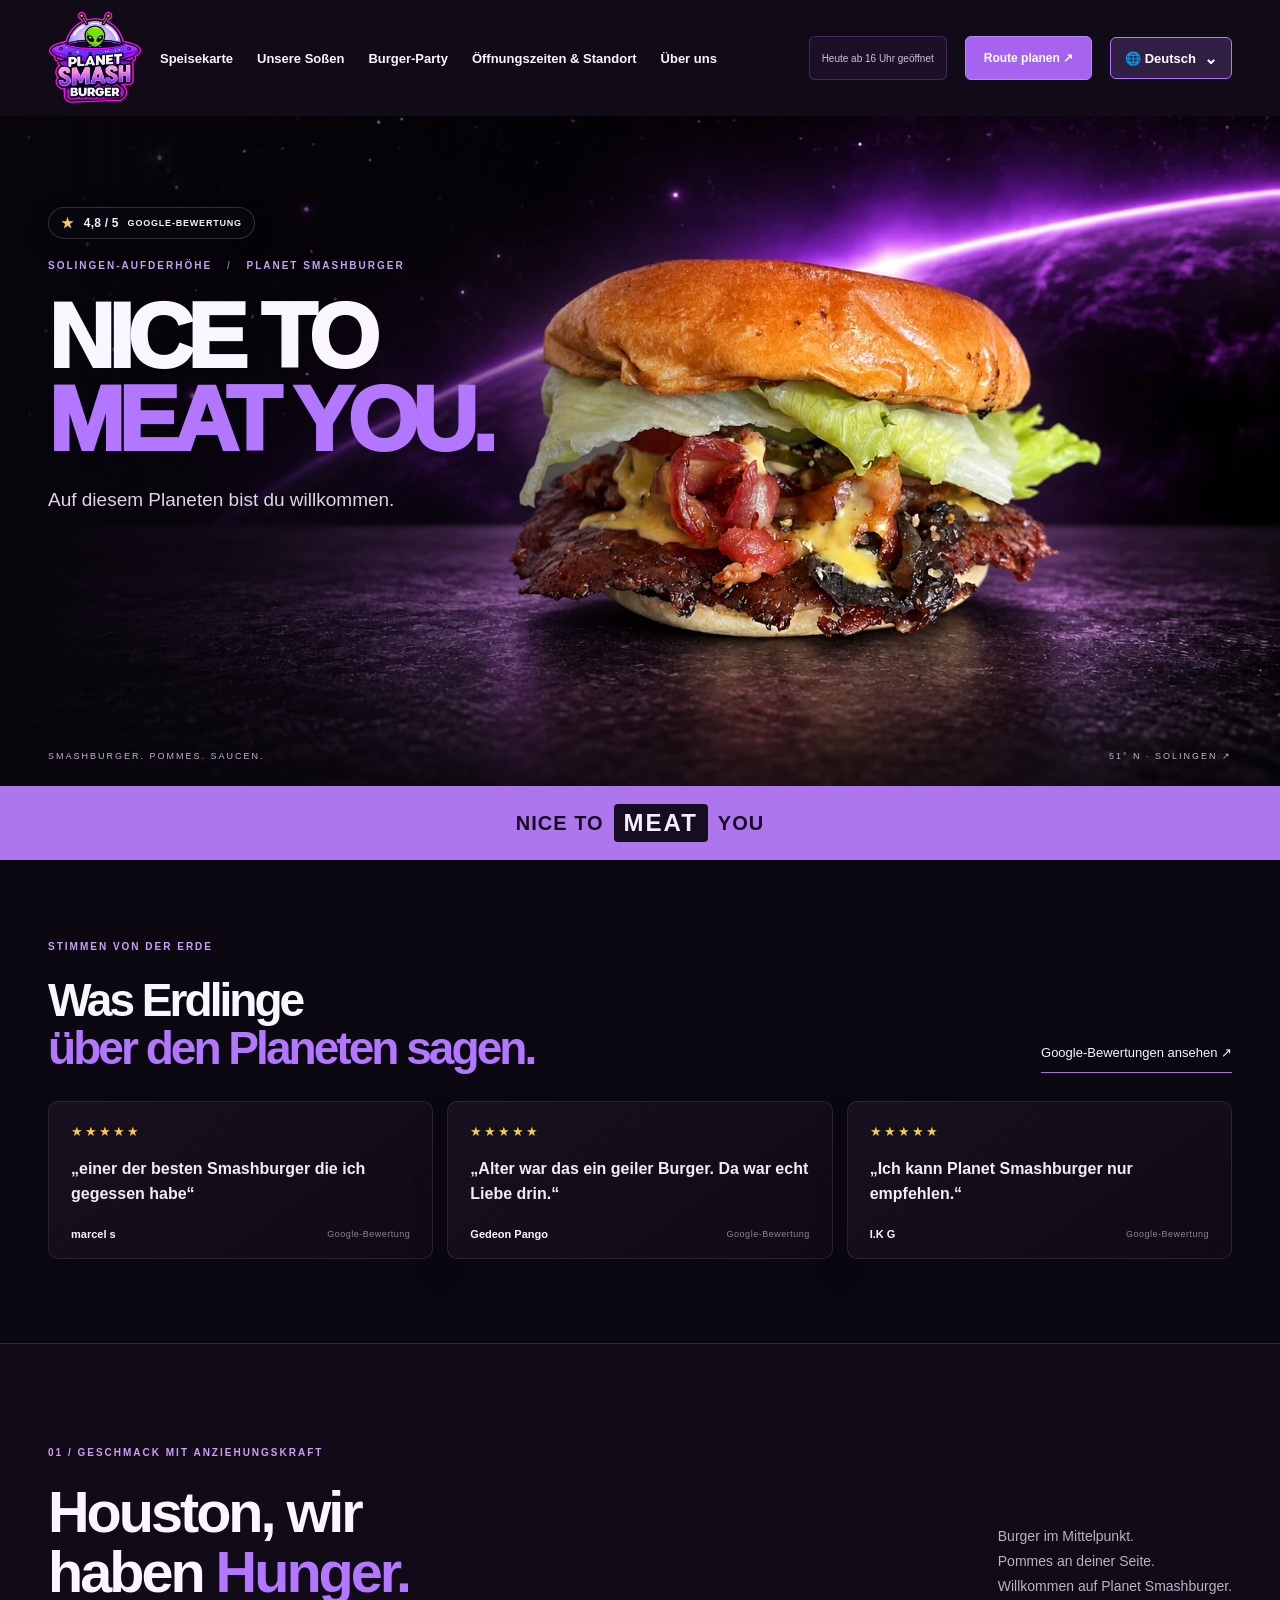
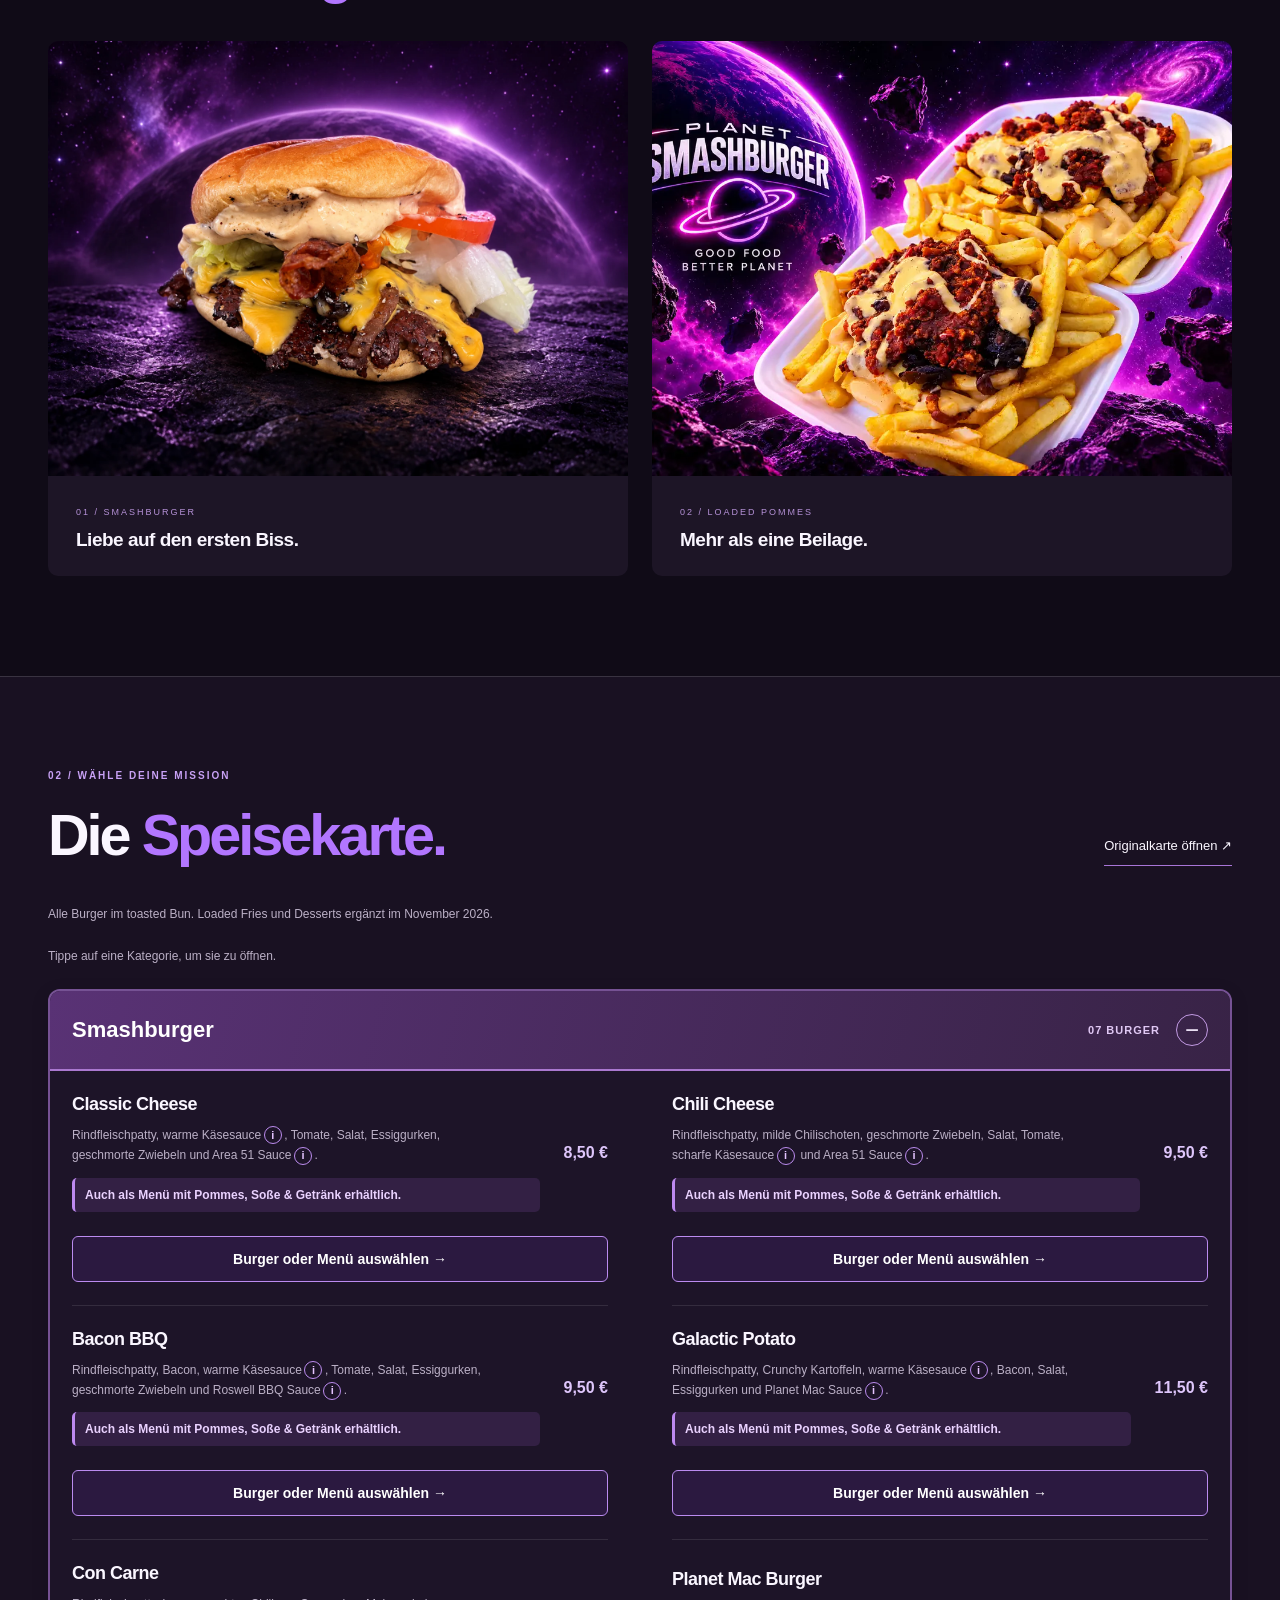
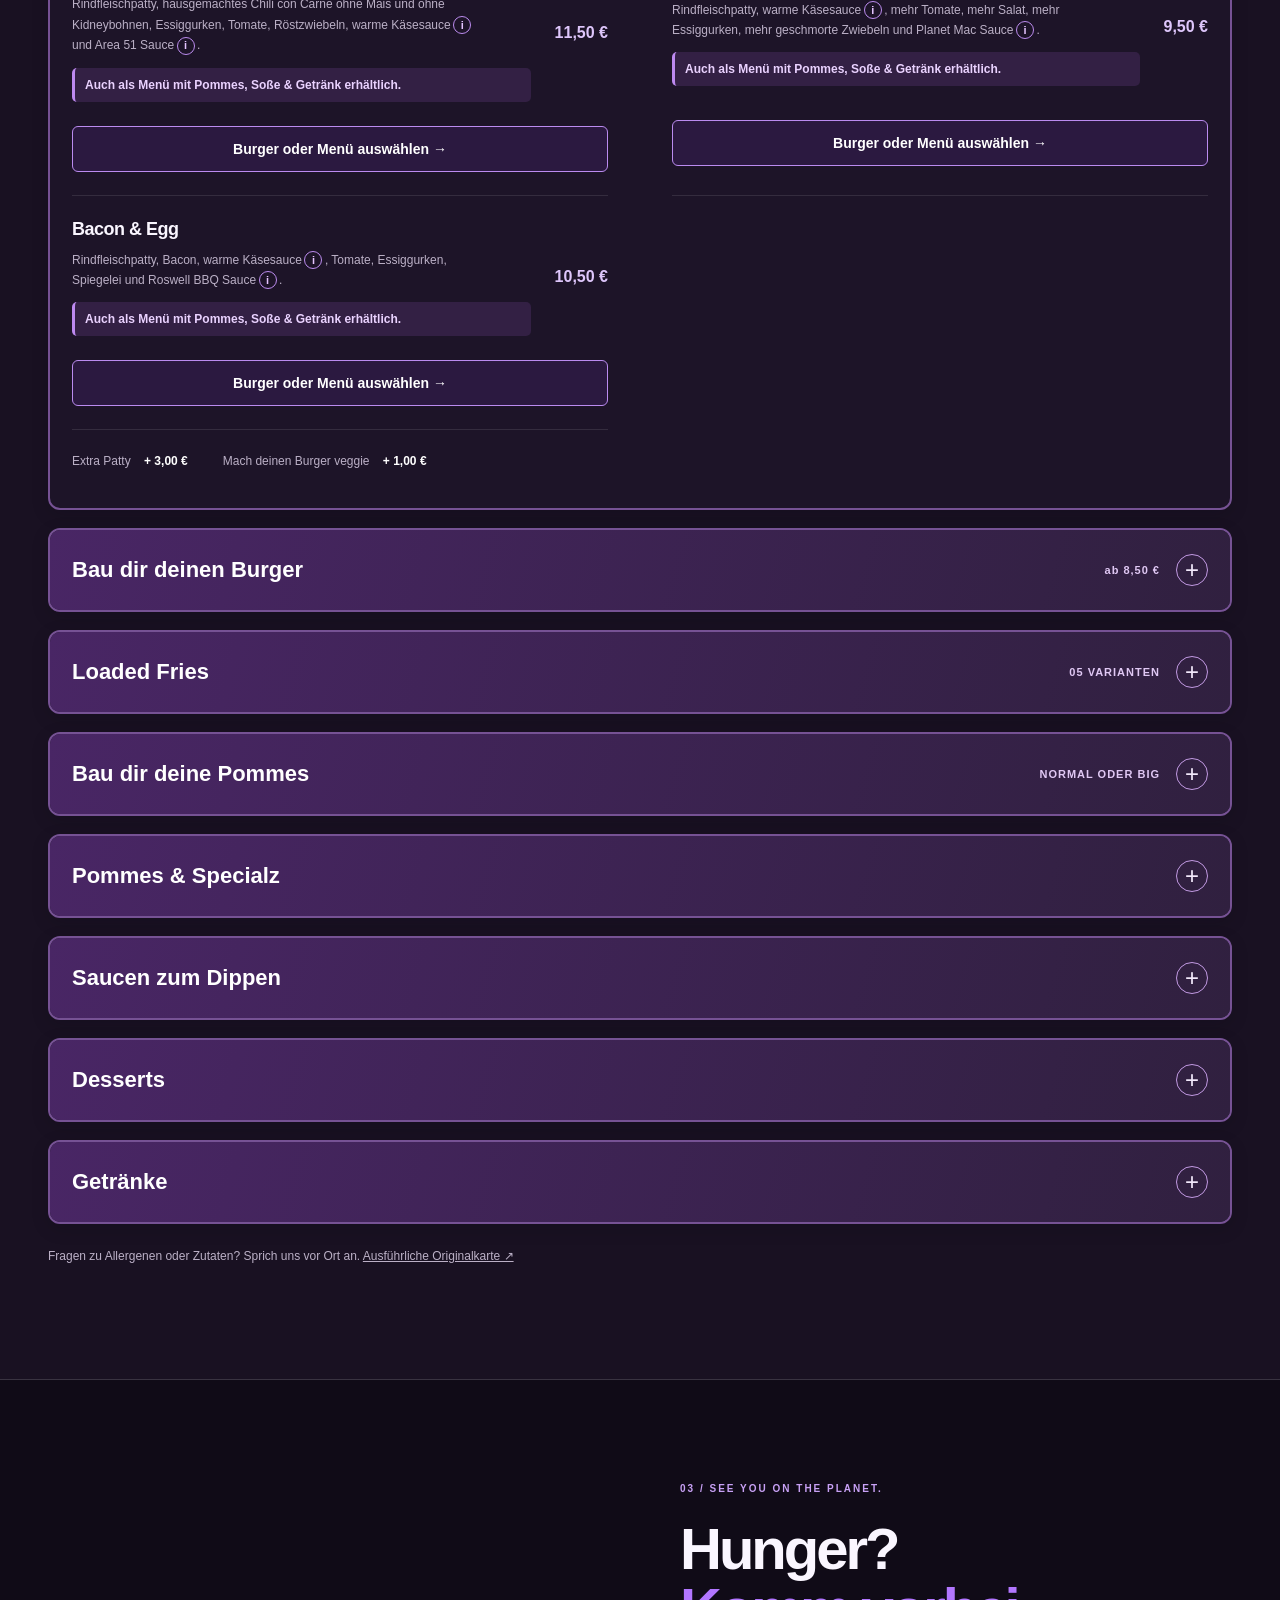
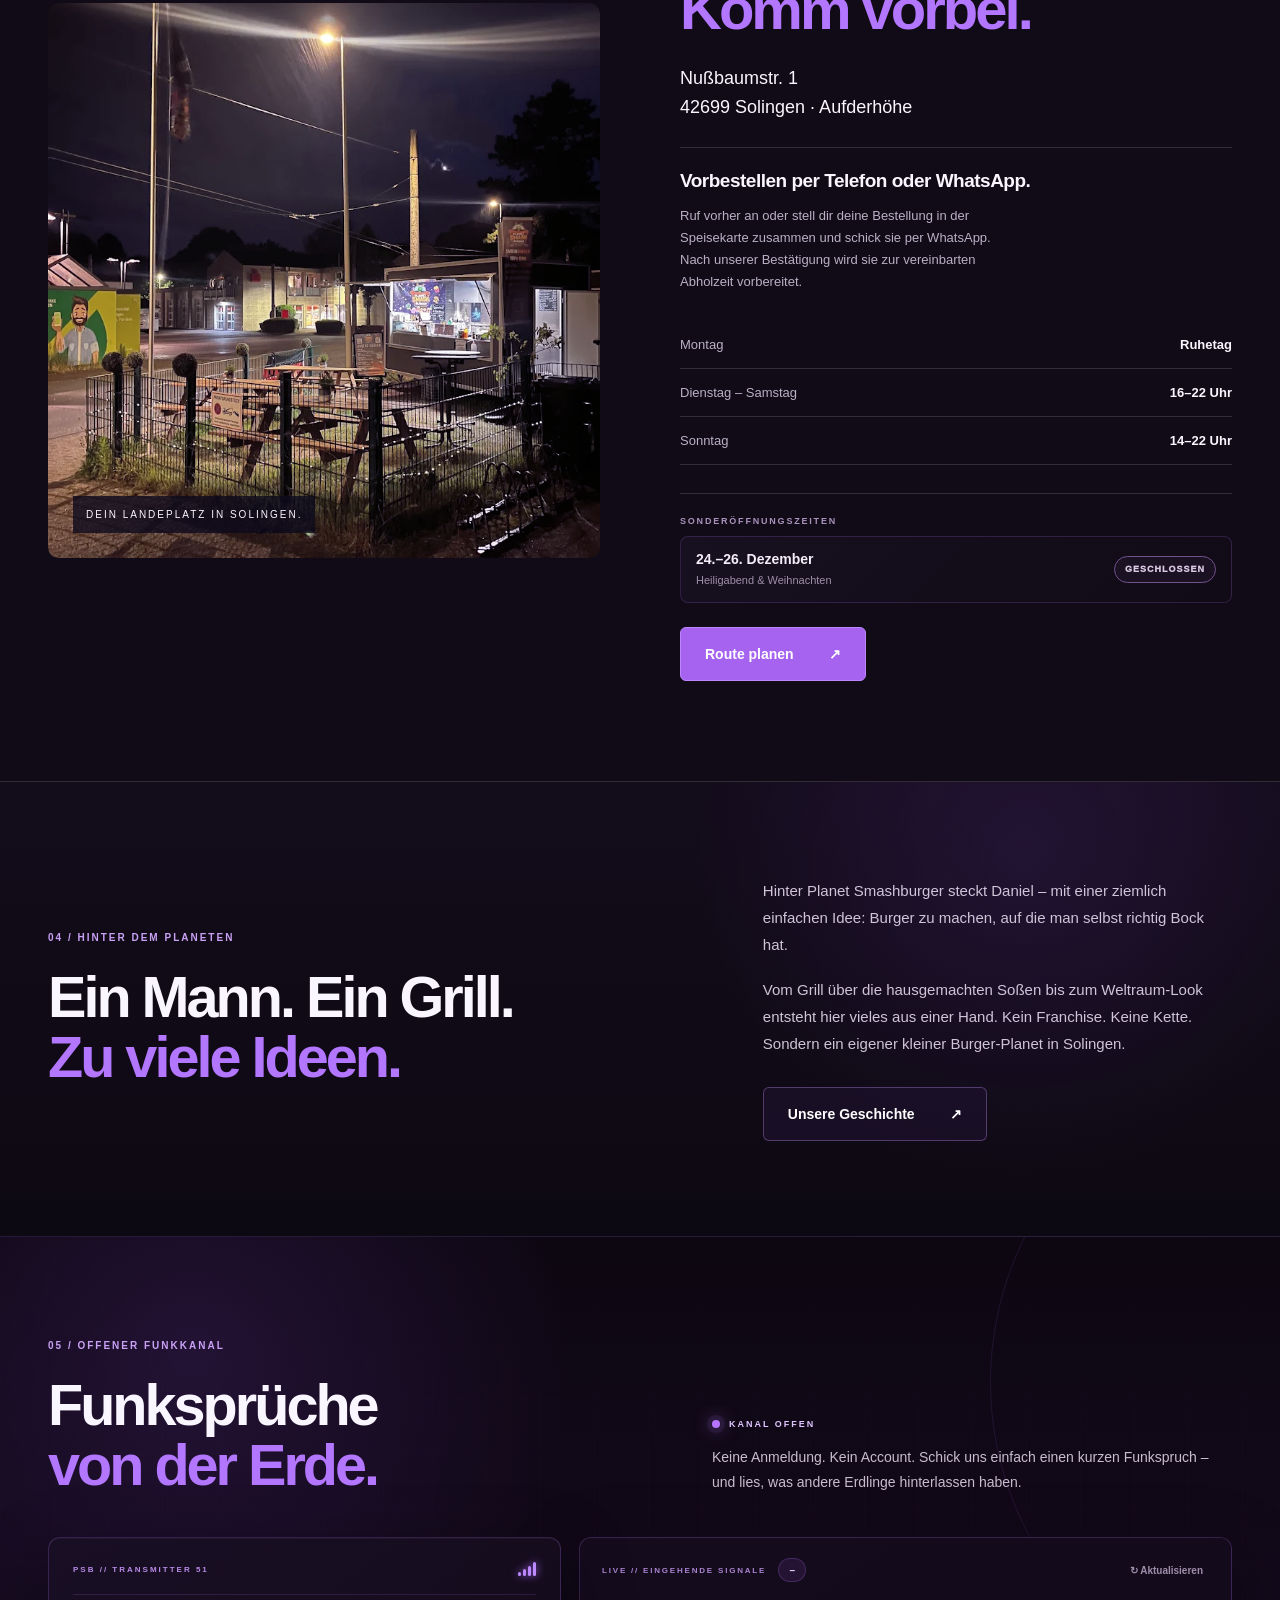
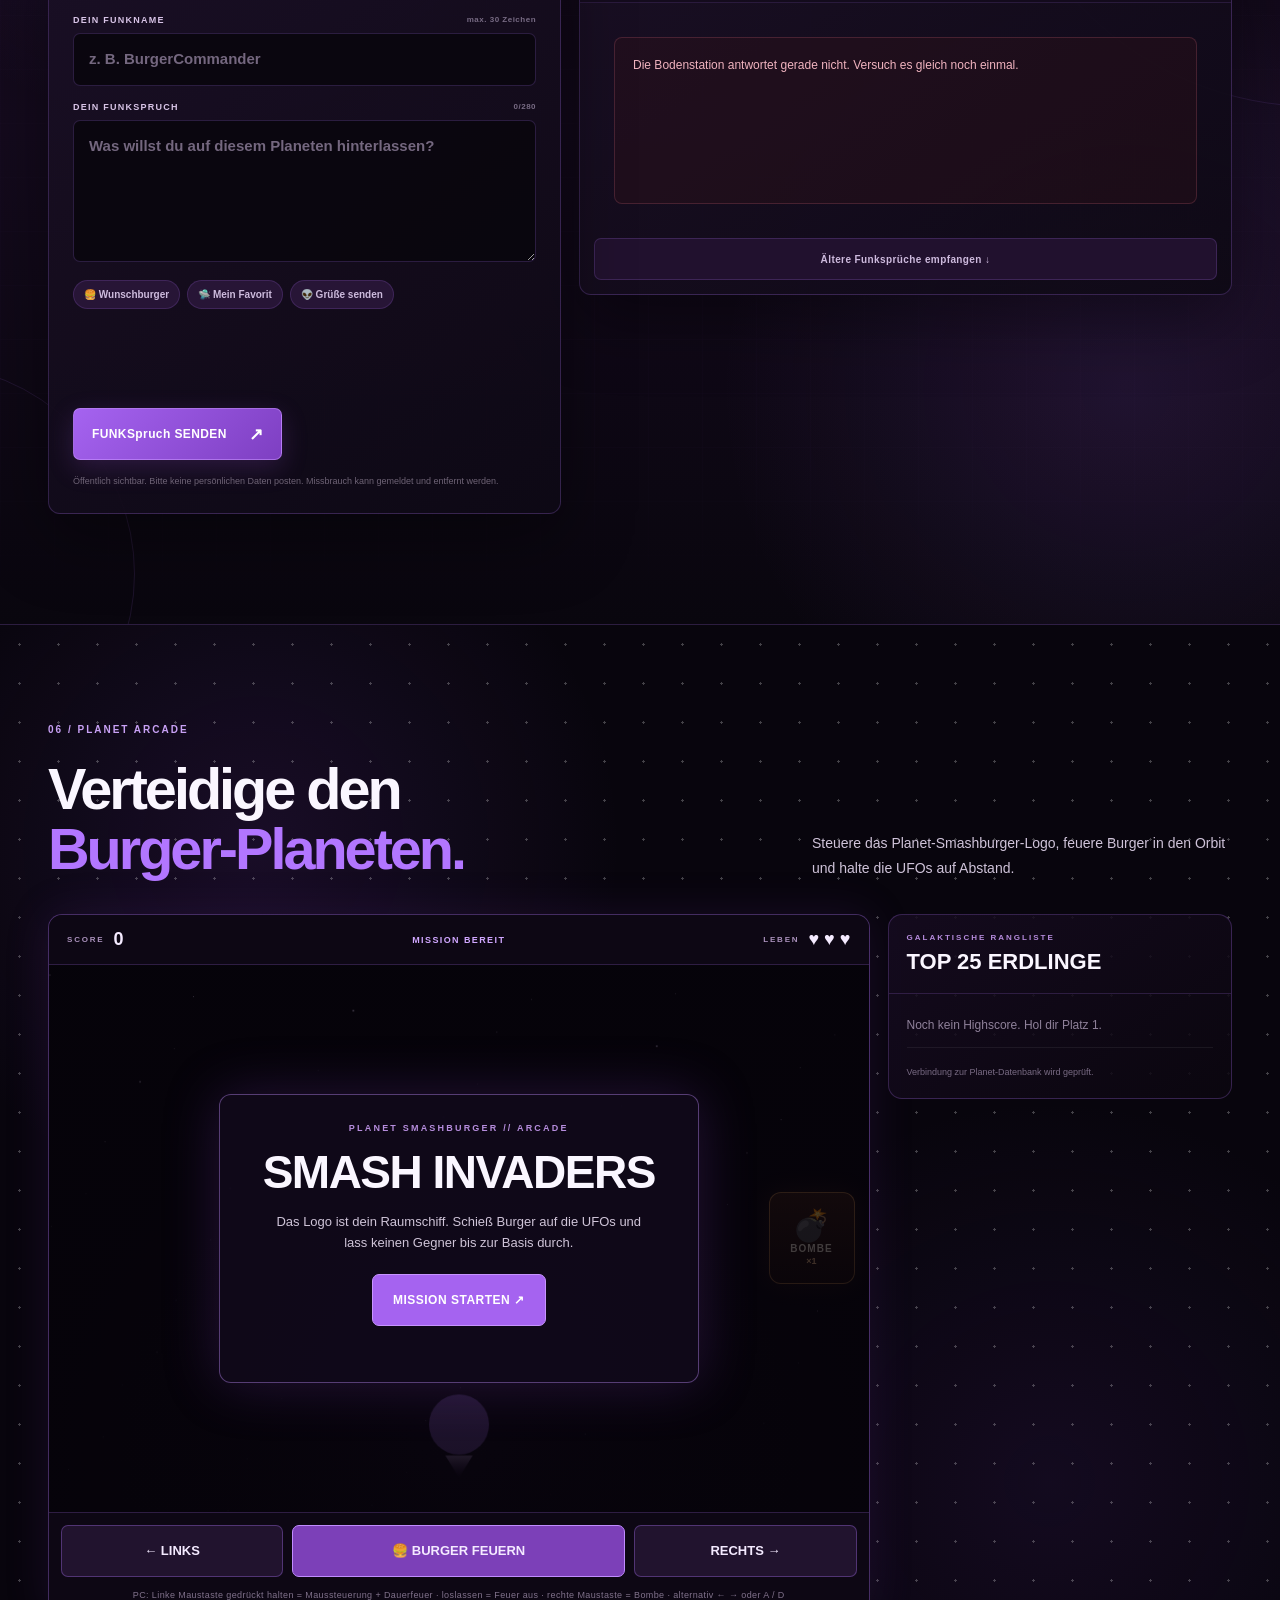
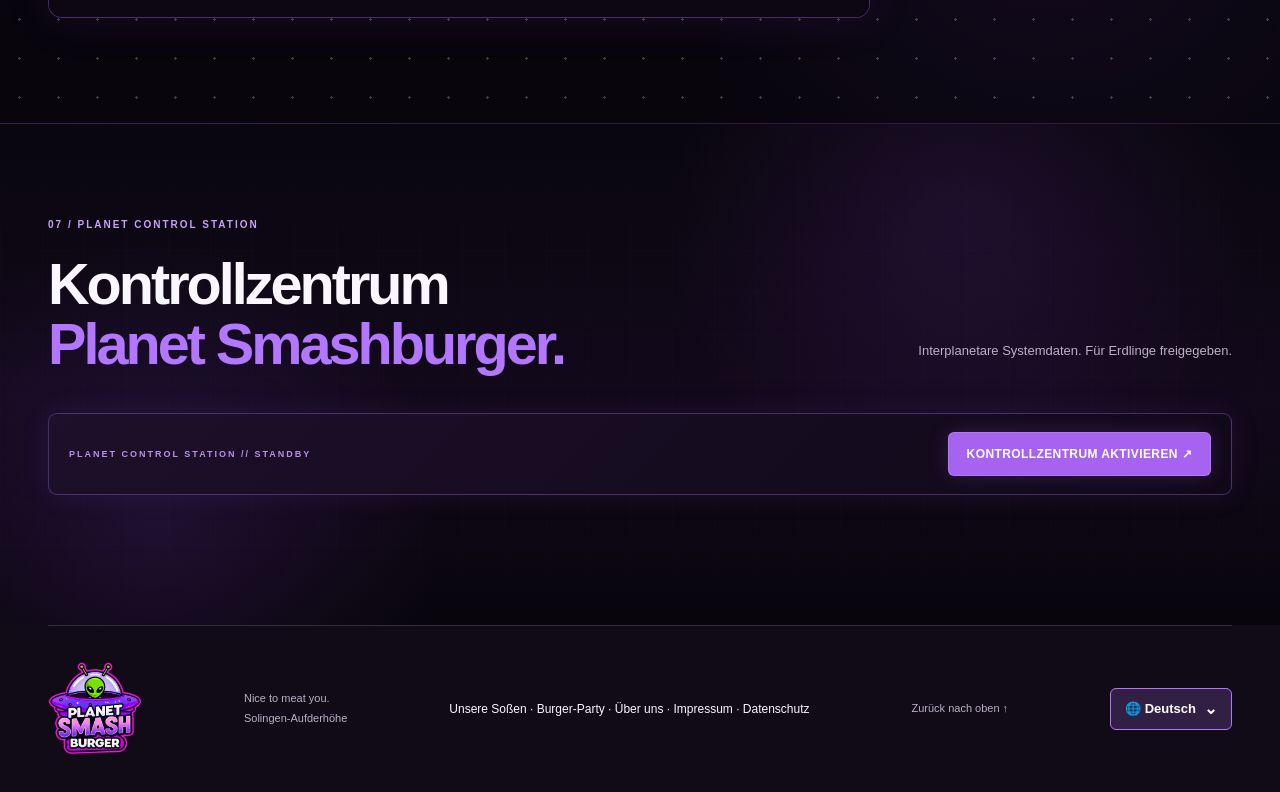
<file: index.html>
<!doctype html><html lang="de"><head><link rel="icon" type="image/webp" sizes="1024x1024" href="assets/logo.webp?v=20260928"><meta charset="utf-8"><meta name="viewport" content="width=device-width,initial-scale=1"><meta name="theme-color" content="#10091b"><title>Planet Smashburger · Nice to meat you · Solingen</title><link rel="canonical" href="https://planetsmashburger.de/"><meta name="description" content="Dein Burger-Planet in Solingen-Aufderhöhe. Entdecke Smashburger, Pommes und Saucen, unsere Speisekarte, Öffnungszeiten und deinen Weg zu uns."><link rel="stylesheet" href="styles.css?v=20261106-mobile-1"><link rel="stylesheet" href="cart.css?v=20261109-menu-1"><link rel="stylesheet" href="sauce-profiles.css?v=20261106-9"><link rel="stylesheet" href="menu-categories.css?v=20261106-7"><link rel="stylesheet" href="funksprueche.css"><link rel="stylesheet" href="game.css?v=20260928-6"><link rel="stylesheet" href="survey.css?v=20260928"><script src="translations.js?v=20261109-macburger-1" defer></script><script src="menu-translations.js?v=20261109-macburger-1" defer></script><script src="i18n.js?v=20261106-mobile-1" defer></script><script src="app.js?v=20261009-1" defer></script><script src="cart.js?v=20261109-macburger-1" defer></script><script src="sauce-profiles.js?v=20261106-9" defer></script><script src="burger-builder.js?v=20261106-8" defer></script><script src="fries-builder.js?v=20261106-11" defer></script><script src="https://challenges.cloudflare.com/turnstile/v0/api.js" async defer></script><script src="funksprueche.js?v=20260927-2" defer></script><script src="game.js?v=20260928-11" defer></script><script src="survey.js?v=20260928-2" defer></script><script src="newsletter.js?v=20260929-1" defer></script></head><body>
<a class="skip" href="#main">Zum Inhalt</a><header class="header wrap"><button class="brand logo-secret-trigger" type="button" aria-label="Geheimes Planet-Smashburger-Logo"><img class="original-logo" src="assets/logo.webp" width="1024" height="1024" alt="Planet Smash Burger – Original-Logo mit Alien im UFO"></button><nav aria-label="Hauptnavigation"><a href="#speisekarte">Speisekarte</a><a href="saucen.html">Unsere Soßen</a><a href="burger-party.html">Burger-Party</a><a href="#besuch">Öffnungszeiten & Standort</a><a href="ueber-uns.html">Über uns</a></nav><span class="header-call" data-call><span class="call-closed">Anrufe während der Öffnungszeiten</span></span><a class="button small" href="https://www.google.com/maps/dir/?api=1&destination=Nu%C3%9Fbaumstr.%201%2C%2042699%20Solingen" target="_blank" rel="noopener noreferrer">Route planen ↗</a></header>
<main id="main"><section class="hero"><div class="hero-art"><img src="assets/hero.webp" width="1672" height="941" alt="Smashburger vor einem violett leuchtenden Planeten" fetchpriority="high"></div><div class="hero-copy wrap"><a class="google-rating-chip" href="https://www.google.com/maps/search/?api=1&query=Planet+Smashburger+Nu%C3%9Fbaumstr.+1+42699+Solingen" target="_blank" rel="noopener noreferrer" aria-label="Google-Bewertungen von Planet Smashburger ansehen"><span class="google-rating-star">★</span><strong>4,8 / 5</strong><span>GOOGLE-BEWERTUNG</span></a><p class="eyebrow">SOLINGEN-AUFDERHÖHE <span> / </span> PLANET SMASHBURGER</p><h1>NICE TO<br><em>MEAT YOU.</em></h1><p class="intro">Auf diesem Planeten bist du willkommen.</p></div><div class="hero-bottom wrap"><span>SMASHBURGER. POMMES. SAUCEN.</span><span>51° N · SOLINGEN ↗</span></div></section>
<div class="ticker" style="display:flex;justify-content:center;align-items:center;gap:10px;word-spacing:normal;white-space:nowrap">NICE TO <strong style="display:inline-block;background:#160d22;color:#f7edff;padding:5px 10px;border-radius:4px;font-size:1.2em;letter-spacing:2px">MEAT</strong> YOU</div>
<section class="google-reviews-section" aria-label="Ausgewählte Google-Bewertungen">
  <div class="wrap google-reviews-wrap">
    <div class="google-reviews-head">
      <div>
        <p class="eyebrow">STIMMEN VON DER ERDE</p>
        <h2>Was Erdlinge<br><em>über den Planeten sagen.</em></h2>
      </div>
      <a class="text-link" href="https://www.google.com/maps/search/?api=1&query=Planet+Smashburger+Nu%C3%9Fbaumstr.+1+42699+Solingen" target="_blank" rel="noopener noreferrer">Google-Bewertungen ansehen ↗</a>
    </div>
    <div class="google-review-grid">
      <article class="google-review-card">
        <div class="google-review-stars" aria-label="5 von 5 Sternen">★★★★★</div>
        <blockquote>„einer der besten Smashburger die ich gegessen habe“</blockquote>
        <footer><strong>marcel s</strong><span>Google-Bewertung</span></footer>
      </article>
      <article class="google-review-card">
        <div class="google-review-stars" aria-label="5 von 5 Sternen">★★★★★</div>
        <blockquote>„Alter war das ein geiler Burger. Da war echt Liebe drin.“</blockquote>
        <footer><strong>Gedeon Pango</strong><span>Google-Bewertung</span></footer>
      </article>
      <article class="google-review-card">
        <div class="google-review-stars" aria-label="5 von 5 Sternen">★★★★★</div>
        <blockquote>„Ich kann Planet Smashburger nur empfehlen.“</blockquote>
        <footer><strong>I.K G</strong><span>Google-Bewertung</span></footer>
      </article>
    </div>
  </div>
</section>
<section class="section wrap" id="entdecken"><div class="section-heading"><div><p class="eyebrow">01 / GESCHMACK MIT ANZIEHUNGSKRAFT</p><h2>Houston, wir<br>haben <em>Hunger.</em></h2></div><p>Burger im Mittelpunkt.<br>Pommes an deiner Seite.<br>Willkommen auf Planet Smashburger.</p></div><div class="food-grid"><figure><img src="assets/burger-space.webp" width="1448" height="1086" alt="Smashburger mit heller Sauce, Käse und Tomate vor einem violetten Planeten" loading="lazy"><figcaption><span>01 / SMASHBURGER</span><h3>Liebe auf den ersten Biss.</h3></figcaption></figure><figure><img src="assets/fries.webp" width="765" height="1020" alt="Pommes mit Chili-con-Carne- und Käsetopping" loading="lazy"><figcaption><span>02 / LOADED POMMES</span><h3>Mehr als eine Beilage.</h3></figcaption></figure></div></section>
<section class="menu-section" id="speisekarte"><div class="wrap"><div class="section-heading"><div><p class="eyebrow">02 / WÄHLE DEINE MISSION</p><h2>Die <em>Speisekarte.</em></h2></div><a class="text-link" href="planet_smashburger_speisekarte_burger_pommes_saucen_getraenke.webp" target="_blank" rel="noopener">Originalkarte öffnen ↗</a></div><p class="menu-note">Alle Burger im toasted Bun. Loaded Fries und Desserts ergänzt im November 2026.</p><p class="menu-note">Tippe auf eine Kategorie, um sie zu öffnen.</p><details open><summary>Smashburger <span>07 BURGER</span></summary><div class="menu-grid"><div class="menu-item burger-order-card"><div><h3>Classic Cheese</h3><p>Rindfleischpatty, warme Käsesauce, Tomate, Salat, Essiggurken, geschmorte Zwiebeln und Area 51 Sauce.</p><p class="burger-menu-hint">Auch als Menü mit Pommes, Soße &amp; Getränk erhältlich.</p></div><strong>8,50 €</strong></div><div class="menu-item burger-order-card"><div><h3>Chili Cheese</h3><p>Rindfleischpatty, milde Chilischoten, geschmorte Zwiebeln, Salat, Tomate, scharfe Käsesauce und Area 51 Sauce.</p><p class="burger-menu-hint">Auch als Menü mit Pommes, Soße &amp; Getränk erhältlich.</p></div><strong>9,50 €</strong></div><div class="menu-item burger-order-card"><div><h3>Bacon BBQ</h3><p>Rindfleischpatty, Bacon, warme Käsesauce, Tomate, Salat, Essiggurken, geschmorte Zwiebeln und Roswell BBQ Sauce.</p><p class="burger-menu-hint">Auch als Menü mit Pommes, Soße &amp; Getränk erhältlich.</p></div><strong>9,50 €</strong></div><div class="menu-item burger-order-card"><div><h3>Galactic Potato</h3><p>Rindfleischpatty, Crunchy Kartoffeln, warme Käsesauce, Bacon, Salat, Essiggurken und Planet Mac Sauce.</p><p class="burger-menu-hint">Auch als Menü mit Pommes, Soße &amp; Getränk erhältlich.</p></div><strong>11,50 €</strong></div><div class="menu-item burger-order-card"><div><h3>Con Carne</h3><p>Rindfleischpatty, hausgemachtes Chili con Carne ohne Mais und ohne Kidneybohnen, Essiggurken, Tomate, Röstzwiebeln, warme Käsesauce und Area 51 Sauce.</p><p class="burger-menu-hint">Auch als Menü mit Pommes, Soße &amp; Getränk erhältlich.</p></div><strong>11,50 €</strong></div><div class="menu-item burger-order-card"><div><h3>Planet Mac Burger</h3><p>Rindfleischpatty, warme Käsesauce, mehr Tomate, mehr Salat, mehr Essiggurken, mehr geschmorte Zwiebeln und Planet Mac Sauce.</p><p class="burger-menu-hint">Auch als Menü mit Pommes, Soße &amp; Getränk erhältlich.</p></div><strong>9,50 €</strong></div><div class="menu-item burger-order-card"><div><h3>Bacon & Egg</h3><p>Rindfleischpatty, Bacon, warme Käsesauce, Tomate, Essiggurken, Spiegelei und Roswell BBQ Sauce.</p><p class="burger-menu-hint">Auch als Menü mit Pommes, Soße &amp; Getränk erhältlich.</p></div><strong>10,50 €</strong></div></div><div class="extras"><span>Extra Patty <b>+ 3,00 €</b></span><span>Mach deinen Burger veggie <b>+ 1,00 €</b></span></div></details>
<details class="burger-builder-menu" id="burger-baukasten"><summary>Bau dir deinen Burger <span>AB 8,50 €</span></summary><div class="burger-builder-card"><div><p class="eyebrow">DEIN BURGER. DEINE WAHL.</p><h3>Du bestimmst, was draufkommt.</h3><p>Der Classic als Basis. Deinen Burger stellst du im nächsten Schritt selbst zusammen.</p></div><div class="burger-builder-start"><strong>ab 8,50 €</strong><button class="order-add" type="button" data-burger-builder aria-haspopup="dialog" hidden>Burger zusammenstellen ↗</button><noscript><p>Zum Zusammenstellen bitte JavaScript aktivieren oder telefonisch bestellen.</p></noscript></div></div></details>
<details data-loaded-fries><summary>Loaded Fries <span>05 VARIANTEN</span></summary><div class="menu-grid"><div class="menu-item"><div><h3>Chili con Carne Pommes</h3><p>Pommes Big mit hausgemachtem Chili con Carne aus Rind, ohne Mais und ohne Kidneybohnen, warmer Käsesoße und geschmorten Zwiebeln.</p></div><strong>11,50 €</strong></div><div class="menu-item"><div><h3>Smashpommes</h3><p>Pommes Big mit knusprigem Hackfleisch, warmer Käsesoße und geschmorten Zwiebeln.</p></div><strong>11,50 €</strong></div><div class="menu-item"><div><h3>Chili-Pommes</h3><p>Pommes Big mit Planet Mac (Haus-Mayo), Chili-Soße und Röstzwiebeln.</p></div><strong>8,50 €</strong></div><div class="menu-item"><div><h3>Bacon Pommes</h3><p>Pommes Big mit Planet Mac (Haus-Mayo), Area 51 (Haus-Ketchup) und vier Scheiben Bacon.</p></div><strong>8,50 €</strong></div><div class="menu-item"><div><h3>Trüffel-Süßkartoffel</h3><p>Süßkartoffel-Pommes mit Trüffel-Mayonnaise, geschmorten Zwiebeln und Parmesan.</p></div><strong>10,00 €</strong></div></div></details>
<details id="loaded-fries-baukasten"><summary>Bau dir deine Pommes <span>NORMAL ODER BIG</span></summary><div class="burger-builder-card"><div><p class="eyebrow">DEINE POMMES. DEINE WAHL.</p><h3>Stell dir deine Loaded Fries zusammen.</h3><p>Ob klassische Pommes oder Süßkartoffel-Pommes: Such dir deine Größe aus und verpass ihnen mit deinen Lieblingssoßen und Toppings deinen ganz persönlichen Twist. Deinen Gesamtpreis siehst du sofort.</p><p class="menu-note">Jede Soße 1,50 € · Hackfleisch 3,00 € · Chili con Carne oder veganes Hackfleisch 4,00 € · Parmesan 2,50 €</p></div><div class="burger-builder-start"><strong>ab 3,50 €</strong><button class="order-add" type="button" data-fries-builder aria-haspopup="dialog" hidden>Loaded Fries zusammenstellen ↗</button><noscript><p>Zum Zusammenstellen bitte JavaScript aktivieren oder telefonisch bestellen.</p></noscript></div></div></details>
<details><summary>Pommes & Specialz <span class="category-placeholder" aria-hidden="true">+</span></summary><div class="menu-item"><div><h3>Chili Cheese Nuggetz</h3></div><strong>5,00 €</strong></div><div class="menu-item"><div><h3>Currywurst</h3></div><strong>3,90 €</strong></div><div class="menu-item"><div><h3>Pommes</h3></div><strong>3,50 / 5,50 €</strong></div><div class="menu-item"><div><h3>Süßkartoffelpommes</h3></div><strong>5,50 / 10,00 €</strong></div></details>
<details><summary>Saucen zum Dippen <span class="category-placeholder" aria-hidden="true">+</span></summary>
<p class="menu-note">Soße kommt im Becher.</p>
<div class="menu-item"><div><h3>Area 51</h3><p>Haus-Ketchup</p><div class="sauce-info"><span class="sauce-bubble">Tomatig · würzig · wild</span><a class="sauce-more-link" href="saucen.html#area-51">Mehr zur Soße ↗</a></div></div><strong>1,50 €</strong></div>
<div class="menu-item"><div><h3>Roswell BBQ</h3><p>Red & smokey</p><div class="sauce-info"><span class="sauce-bubble">Rauchig · kräftig · leicht süßlich</span><a class="sauce-more-link" href="saucen.html#roswell-bbq">Mehr zur Soße ↗</a></div></div><strong>1,50 €</strong></div>
<div class="menu-item"><div><h3>Planet Mac</h3><p>White & rich</p><div class="sauce-info"><span class="sauce-bubble">Cremig · würzig · leicht säuerlich</span><a class="sauce-more-link" href="saucen.html#planet-mac">Mehr zur Soße ↗</a></div></div><strong>1,50 €</strong></div>
<div class="menu-item"><div><h3>Käsesauce</h3><p>Warm & cheesy</p><div class="sauce-info"><span class="sauce-bubble">Warm · cremig · vollmundiger Cheddar</span><a class="sauce-more-link" href="saucen.html#kaesesauce">Mehr zur Soße ↗</a></div></div><strong>1,50 €</strong></div>
<div class="menu-item"><div><h3>Käsesoße scharf</h3><div class="sauce-info"><span class="sauce-bubble">Cremig · käsig · mit Chili verfeinert</span><a class="sauce-more-link" href="saucen.html#ufo-hot">Mehr zur Soße ↗</a></div></div><strong>1,50 €</strong></div>
<div class="menu-item"><div><h3>Joppiesauce</h3></div><strong>1,50 €</strong></div><div class="menu-item"><div><h3>Mayonnaise</h3></div><strong>1,00 €</strong></div><div class="menu-item"><div><h3>Ketchup</h3></div><strong>1,00 €</strong></div><div class="menu-item"><div><h3>Trüffelmayonnaise</h3></div><strong>1,50 €</strong></div>
<p class="menu-note"><a class="text-link" href="saucen.html">Unsere Haussoßen entdecken ↗</a></p>
</details><details><summary>Desserts <span class="category-placeholder" aria-hidden="true">+</span></summary><div class="menu-grid"><div class="menu-item"><div><h3>Schoko-Donut</h3><p>Gezuckerter Donut mit hausgemachter Milka-Schokosoße. Auf Wunsch mit gerösteten Haselnüssen + 0,30 €.</p></div><strong>2,50 €</strong></div><div class="menu-item"><div><h3>Schokosoße im Becher</h3><p>Hausgemachte Milka-Schokosoße.</p></div><strong>3,50 €</strong></div></div></details>
<details><summary>Getränke <span class="category-placeholder" aria-hidden="true">+</span></summary><div class="menu-item"><div><h3>Cola, Cola Zero, Fanta, Fanta Exotic, Sprite</h3></div><strong>2,50 €</strong></div><div class="menu-item"><div><h3>Wasser mit / ohne</h3></div><strong>1,00 €</strong></div><p class="menu-note">Softgetränke sind in Dosen. Zzgl. 0,25 € Pfand je Getränk.</p></details><p class="menu-note">Fragen zu Allergenen oder Zutaten? Sprich uns vor Ort an. <a href="planet_smashburger_speisekarte.webp" target="_blank" rel="noopener">Ausführliche Originalkarte ↗</a></p></div></section>
<section class="section wrap visit" id="besuch"><div class="visit-photo"><img src="assets/standort.webp?v=20260928-2" width="765" height="1020" alt="Planet-Smashburger-Foodtruck mit Sitzplätzen am Abend in Solingen" loading="lazy"><span>DEIN LANDEPLATZ IN SOLINGEN.</span></div><div class="visit-copy"><p class="eyebrow">03 / SEE YOU ON THE PLANET.</p><h2>Hunger?<br><em>Komm vorbei.</em></h2><address>Nußbaumstr. 1<br>42699 Solingen · Aufderhöhe</address><div class="preorder"><h3>Vorbestellen per Telefon oder WhatsApp.</h3><p>Ruf vorher an oder stell dir deine Bestellung in der Speisekarte zusammen und schick sie per WhatsApp. Nach unserer Bestätigung wird sie zur vereinbarten Abholzeit vorbereitet.</p><span data-call data-hide-closed hidden><span class="call-closed">Anrufe während der Öffnungszeiten</span></span></div><dl class="hours"><div><dt>Montag</dt><dd>Ruhetag</dd></div><div><dt>Dienstag – Samstag</dt><dd>16–22 Uhr</dd></div><div><dt>Sonntag</dt><dd>14–22 Uhr</dd></div></dl><div class="special-hours" data-special-hours aria-label="Sonderöffnungszeiten"></div><a class="button" href="https://www.google.com/maps/dir/?api=1&destination=Nu%C3%9Fbaumstr.%201%2C%2042699%20Solingen" target="_blank" rel="noopener noreferrer">Route planen <span>↗</span></a></div></section>

<section class="about-teaser" id="ueber-uns">
  <div class="wrap about-teaser-grid">
    <div>
      <p class="eyebrow">04 / HINTER DEM PLANETEN</p>
      <h2>Ein Mann. Ein Grill.<br><em>Zu viele Ideen.</em></h2>
    </div>
    <div class="about-teaser-copy">
      <p>Hinter Planet Smashburger steckt Daniel – mit einer ziemlich einfachen Idee: Burger zu machen, auf die man selbst richtig Bock hat.</p>
      <p>Vom Grill über die hausgemachten Soßen bis zum Weltraum-Look entsteht hier vieles aus einer Hand. Kein Franchise. Keine Kette. Sondern ein eigener kleiner Burger-Planet in Solingen.</p>
      <a class="button secondary" href="ueber-uns.html">Unsere Geschichte <span>↗</span></a>
    </div>
  </div>
</section>


<section class="radio-wall" id="funksprueche" data-radio-wall>
  <div class="radio-orbit radio-orbit-one" aria-hidden="true"></div>
  <div class="radio-orbit radio-orbit-two" aria-hidden="true"></div>
  <div class="wrap radio-wrap">
    <div class="radio-heading">
      <div>
        <p class="eyebrow">05 / OFFENER FUNKKANAL</p>
        <h2>Funksprüche<br><em>von der Erde.</em></h2>
      </div>
      <div class="radio-intro">
        <span class="radio-live"><i></i> KANAL OFFEN</span>
        <p>Keine Anmeldung. Kein Account. Schick uns einfach einen kurzen Funkspruch – und lies, was andere Erdlinge hinterlassen haben.</p>
      </div>
    </div>

    <div class="radio-layout">
      <form class="radio-compose" data-radio-form>
        <div class="radio-console-top">
          <span>PSB // TRANSMITTER 51</span>
          <span class="radio-signal" aria-hidden="true"><b></b><b></b><b></b><b></b></span>
        </div>

        <label class="radio-field">
          <span>DEIN FUNKNAME <small>max. 30 Zeichen</small></span>
          <input type="text" name="name" maxlength="30" autocomplete="nickname" placeholder="z. B. BurgerCommander" required>
        </label>

        <label class="radio-field">
          <span>DEIN FUNKSPRUCH <small><strong data-radio-count>0</strong>/280</small></span>
          <textarea name="message" maxlength="280" rows="5" placeholder="Was willst du auf diesem Planeten hinterlassen?" required></textarea>
        </label>

        <div class="radio-prompts" aria-label="Ideen für deinen Funkspruch">
          <button type="button" data-radio-prompt="Mein nächster Wunschburger wäre: ">🍔 Wunschburger</button>
          <button type="button" data-radio-prompt="Mein Planet-Smashburger-Favorit ist: ">🛸 Mein Favorit</button>
          <button type="button" data-radio-prompt="Grüße an Planet Smashburger: ">👽 Grüße senden</button>
        </div>

        <div class="radio-human-check">
          <div class="cf-turnstile" data-sitekey="0x4AAAAAAFEu8lMGqJbL6fA_" data-theme="dark"></div>
        </div>

        <div class="radio-submit-row">
          <button class="radio-send" type="submit" data-radio-submit>
            <span>FUNKSpruch SENDEN</span><b>↗</b>
          </button>
          <p class="radio-form-status" data-radio-status role="status" aria-live="polite"></p>
        </div>
        <p class="radio-note">Öffentlich sichtbar. Bitte keine persönlichen Daten posten. Missbrauch kann gemeldet und entfernt werden.</p>
      </form>

      <div class="radio-feed-panel">
        <div class="radio-feed-head">
          <div>
            <span>LIVE // EINGEHENDE SIGNALE</span>
            <strong data-radio-total>–</strong>
          </div>
          <button type="button" data-radio-refresh aria-label="Funksprüche neu laden">↻ Aktualisieren</button>
        </div>

        <div class="radio-feed" data-radio-feed>
          <div class="radio-loading"><span></span><p>Suche Signale im Orbit …</p></div>
        </div>

        <button class="radio-more" type="button" data-radio-more hidden>Ältere Funksprüche empfangen ↓</button>
      </div>
    </div>
  </div>
</section>


<section class="arcade-section" id="planet-arcade" data-smash-game tabindex="0" aria-label="Planet Smashburger Arcade">
  <div class="wrap arcade-wrap">
    <div class="arcade-heading">
      <div>
        <p class="eyebrow">06 / PLANET ARCADE</p>
        <h2>Verteidige den<br><em>Burger-Planeten.</em></h2>
      </div>
      <p>Steuere das Planet-Smashburger-Logo, feuere Burger in den Orbit und halte die UFOs auf Abstand.</p>
    </div>

    <div class="arcade-layout">
      <div class="arcade-console">
        <div class="arcade-hud">
          <div><span>SCORE</span><strong data-game-score>0</strong></div>
          <strong class="arcade-hud-status" data-game-status>MISSION BEREIT</strong>
          <div><span>LEBEN</span><strong data-game-lives>♥ ♥ ♥</strong></div>
        </div>

        <div class="arcade-stage">
          <canvas data-game-canvas aria-label="Arcade-Spielfeld"></canvas>
          <button class="arcade-bomb" type="button" data-game-bomb aria-label="Bildschirm-Bombe einsetzen">
            <span aria-hidden="true">💣</span>
            <strong>BOMBE</strong>
            <small data-game-bomb-count>×1</small>
          </button>
          <div class="arcade-overlay" data-game-overlay>
            <div class="arcade-panel">
              <small data-game-kicker>PLANET SMASHBURGER // ARCADE</small>
              <h3 data-game-title>SMASH INVADERS</h3>
              <p data-game-copy>Das Logo ist dein Raumschiff. Schieß Burger auf die UFOs und lass keinen Gegner bis zur Basis durch.</p>
              <div class="arcade-overlay-actions"><button class="arcade-start" type="button" data-game-start>MISSION STARTEN ↗</button><button class="arcade-exit" type="button" data-game-exit hidden>ZURÜCK ZUR SPEISEKARTE ↓</button></div>

              <form class="arcade-score-form" data-game-form hidden>
                <input type="text" maxlength="24" autocomplete="nickname" placeholder="Dein Funkname" aria-label="Dein Funkname" data-game-name required>
                <button class="arcade-save" type="submit">HIGHSCORE SPEICHERN</button>
              </form>
              <p class="arcade-form-status" data-game-form-status role="status" aria-live="polite"></p>
            </div>
          </div>
        </div>

        <div class="arcade-controls" aria-label="Spielsteuerung">
          <button type="button" data-game-left aria-label="Nach links">← LINKS</button>
          <button class="arcade-fire" type="button" data-game-fire>🍔 BURGER FEUERN</button>
          <button type="button" data-game-right aria-label="Nach rechts">RECHTS →</button>
        </div>
        <p class="arcade-help">PC: Linke Maustaste gedrückt halten = Maussteuerung + Dauerfeuer · loslassen = Feuer aus · rechte Maustaste = Bombe · alternativ ← → oder A / D</p><p class="arcade-touch-help">HANDY: Finger auf das Logo legen und nach links/rechts ziehen · solange du es festhältst, feuert es automatisch · die Bombe kann gleichzeitig mit einem zweiten Finger ausgelöst werden</p>
      </div>

      <aside class="arcade-board" aria-label="Highscore-Liste">
        <div class="arcade-board-head">
          <span>GALAKTISCHE RANGLISTE</span>
          <strong>TOP 25 ERDLINGE</strong>
        </div>
        <ol data-game-board>
          <li class="arcade-board-empty">Highscores werden empfangen …</li>
        </ol>
        <button class="arcade-board-more" type="button" data-game-board-more aria-expanded="false" hidden>TOP 25 ANZEIGEN ↓</button>
        <p class="arcade-board-note" data-game-board-note>Verbindung zur Planet-Datenbank wird geprüft.</p>
      </aside>
    </div>
  </div>
</section>

<section class="control-station" id="kontrollstation" data-control-station>
  <div class="ufo-scan" data-ufo-scan aria-hidden="true">
    <div class="ufo-scan-beam"></div>
    <div class="ufo-icon">🛸</div>
    <strong data-scan-text>SYSTEM BEREIT</strong>
  </div>
  <div class="wrap control-wrap">
    <p class="eyebrow">07 / PLANET CONTROL STATION</p>
    <div class="control-heading">
      <h2>Kontrollzentrum<br><em>Planet Smashburger.</em></h2>
      <p>Interplanetare Systemdaten. Für Erdlinge freigegeben.</p>
    </div>

    <div class="control-activation" data-control-activation>
      <span>PLANET CONTROL STATION // STANDBY</span>
      <button type="button" data-control-activate>KONTROLLZENTRUM AKTIVIEREN ↗</button>
    </div>

    <div class="control-grid" data-control-content hidden>
      <article class="control-card earthling-card">
        <span class="control-label">ERDLINGE GELANDET</span>
        <strong class="control-big earthling-number" data-visitor-count>Signal wird gesucht…</strong>
        <p data-earthling-copy>Verbindung zur Bodenstation wird hergestellt.</p>
      </article>

      <article class="control-card mission-card">
        <span class="control-label">MISSIONSSTATUS</span>
        <strong class="control-big" data-mission-status>BASE WIRD GEPRÜFT</strong>
        <p data-control-countdown>Berechne nächsten Start…</p>
      </article>

      <article class="control-card smash-card">
        <span class="control-label">BURGER-ANZIEHUNGSKRAFT</span>
        <div class="smash-meter" aria-hidden="true"><span data-smash-fill></span></div>
        <strong class="control-big" data-smash-level>92 %</strong>
        <p data-smash-comment>Gravitation auf Smash-Niveau.</p>
      </article>

      <article class="control-card ufo-activity-card">
        <span class="control-label">UFO-AKTIVITÄT</span>
        <strong class="control-big">SIGNAL ERKANNT</strong>
        <p>🛸 SEKTOR 51 // AKTIV</p>
        <p>Unbekanntes Objekt kreist über Planet Smashburger.</p>
      </article>

    </div>

    <p class="control-footnote" data-control-content hidden>Hinweis aus dem Kontrollraum: Manche Systeme reagieren auf wiederholten Kontakt.</p>
  </div>

  <div class="secret-access" data-secret-access role="dialog" aria-modal="true" aria-hidden="true" aria-label="Geheime Area-51-Nachricht">
    <div class="secret-panel">
      <span>TOP SECRET // CLEARANCE LEVEL 51</span>
      <div class="secret-ufo">🛸</div>
      <h3>ACCESS GRANTED</h3>
      <p data-secret-message>Du hast etwas gefunden, das offiziell nicht existiert.</p>
      <div class="secret-actions">
        <button type="button" data-secret-next>Nächste geheime Akte ↗</button>
        <button type="button" class="secret-close" data-secret-close>Übertragung beenden</button>
      </div>
    </div>
  </div>
</section>

<section class="newsletter-section" data-newsletter hidden>
  <div class="wrap newsletter-grid">
    <div>
      <p class="eyebrow">08 / NACHRICHTEN AUS DEM ORBIT</p>
      <h2>The Smashington<br><em>Post.</em></h2>
      <p class="newsletter-lead">Neuigkeiten, Aktionen und besondere Missionen von Planet Smashburger direkt ins Postfach.</p>
    </div>
    <form class="newsletter-form" data-newsletter-form>
      <label>
        <span>E-MAIL-ADRESSE</span>
        <input type="email" name="email" autocomplete="email" maxlength="254" placeholder="deine@email.de" required>
      </label>
      <label class="newsletter-consent">
        <input type="checkbox" name="consent" required>
        <span>Ich möchte The Smashington Post per E-Mail erhalten. Ich kann meine Einwilligung jederzeit über den Abmeldelink im Newsletter widerrufen. Mehr dazu im <a href="datenschutz.html">Datenschutz</a>.</span>
      </label>
      <div class="cf-turnstile" data-sitekey="0x4AAAAAAFEu8lMGqJbL6fA_" data-theme="dark"></div>
      <button class="button" type="submit" data-newsletter-submit>THE SMASHINGTON POST ABONNIEREN ↗</button>
      <p class="newsletter-note">Nach der Anmeldung schicken wir dir eine Bestätigungs-Mail. Erst nach deinem Klick darauf bist du eingetragen.</p>
      <p class="newsletter-status" data-newsletter-status role="status" aria-live="polite"></p>
    </form>
  </div>
</section>

</main>

<aside class="menu-survey" data-menu-survey hidden role="dialog" aria-label="Kurze Frage zur Speisekarte">
  <div class="menu-survey-inner">
    <button class="menu-survey-close" type="button" data-survey-close aria-label="Umfrage schließen">×</button>

    <div data-survey-question>
      <p class="menu-survey-kicker">🛸 KURZE FRAGE AUS DEM KONTROLLZENTRUM</p>
      <h3>Fehlt dir noch etwas auf unserer Karte?</h3>
      <p>Nur ein kurzer Klick. Wenn dir etwas fehlt, kannst du uns direkt sagen, was.</p>

      <div class="menu-survey-actions">
        <button class="menu-survey-choice primary" type="button" data-survey-yes aria-pressed="false">JA, MIR FEHLT WAS</button>
        <button class="menu-survey-choice" type="button" data-survey-no>NEIN, PASST SO</button>
      </div>
    </div>

    <div class="menu-survey-detail" data-survey-detail hidden>
      <label for="menu-survey-answer">Was würdest du gern bei Planet Smashburger sehen?</label>
      <textarea id="menu-survey-answer" data-survey-answer maxlength="240" placeholder="Zum Beispiel ein bestimmter Burger, eine Beilage, ein Dessert oder etwas ganz anderes."></textarea>
      <p class="menu-survey-meta"><span>Bitte keine persönlichen Daten.</span><span><b data-survey-count>0</b>/240</span></p>
      <button class="menu-survey-submit" type="button" data-survey-submit>IDEE ABSENDEN ↗</button>
      <p class="menu-survey-status" data-survey-status role="status" aria-live="polite"></p>
    </div>

    <div class="menu-survey-thanks" data-survey-thanks hidden>
      <p class="menu-survey-kicker">SIGNAL EMPFANGEN</p>
      <strong>Danke für dein Feedback.</strong>
      <p>Deine Antwort ist im Kontrollzentrum gelandet.</p>
    </div>
  </div>
</aside>

<footer class="wrap"><button class="brand logo-secret-trigger" type="button" aria-label="Geheimes Planet-Smashburger-Logo"><img class="original-logo" src="assets/logo.webp" width="1024" height="1024" alt="Planet Smash Burger – Original-Logo mit Alien im UFO"></button><p>Nice to meat you.<br>Solingen-Aufderhöhe</p><nav aria-label="Weitere Informationen"><a href="saucen.html">Unsere Soßen</a> · <a href="burger-party.html">Burger-Party</a> · <a href="ueber-uns.html">Über uns</a> · <a href="impressum.html">Impressum</a> · <a href="datenschutz.html">Datenschutz</a></nav><a href="#main">Zurück nach oben ↑</a></footer><nav class="mobile-actions" aria-label="Schnellzugriff"><span data-call><span class="call-closed">Anrufe während der Öffnungszeiten</span></span><a href="https://www.google.com/maps/dir/?api=1&destination=Nu%C3%9Fbaumstr.%201%2C%2042699%20Solingen" target="_blank" rel="noopener noreferrer">Route planen ↗</a></nav></body></html>
</file>
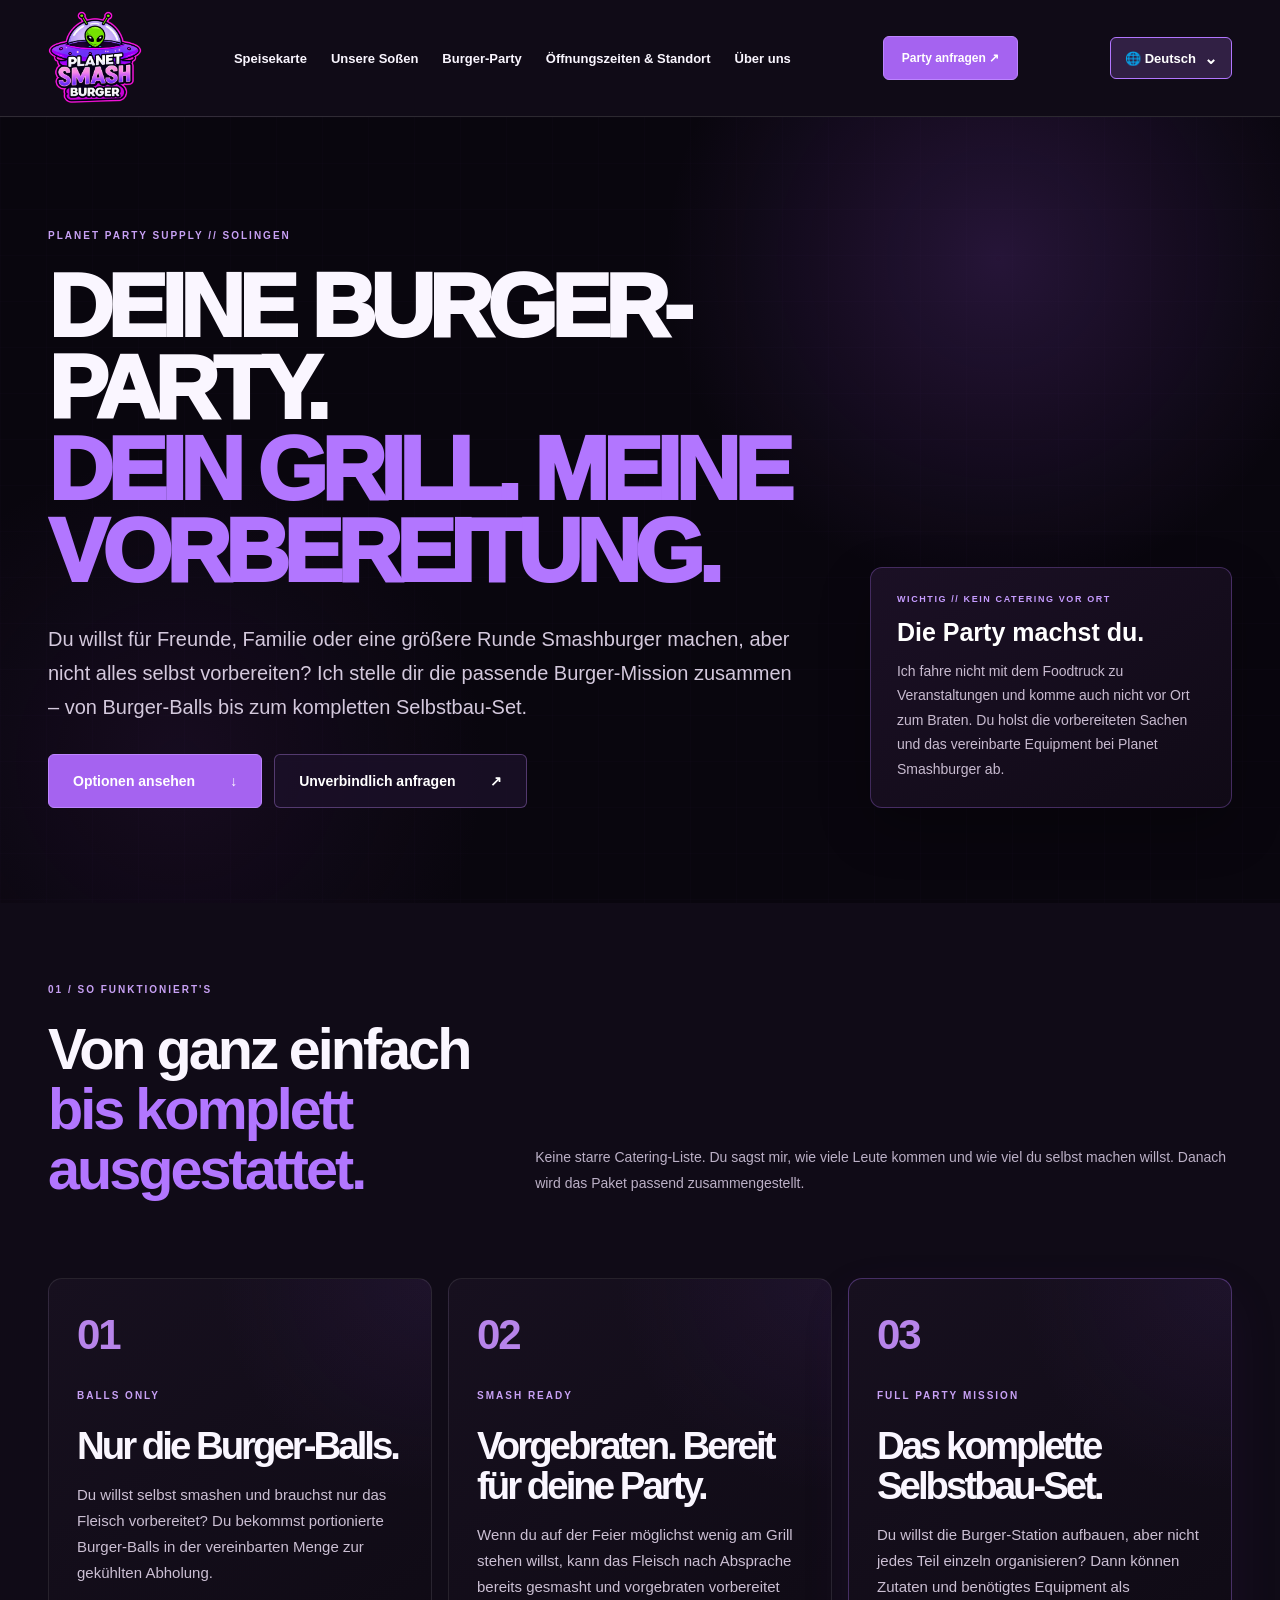
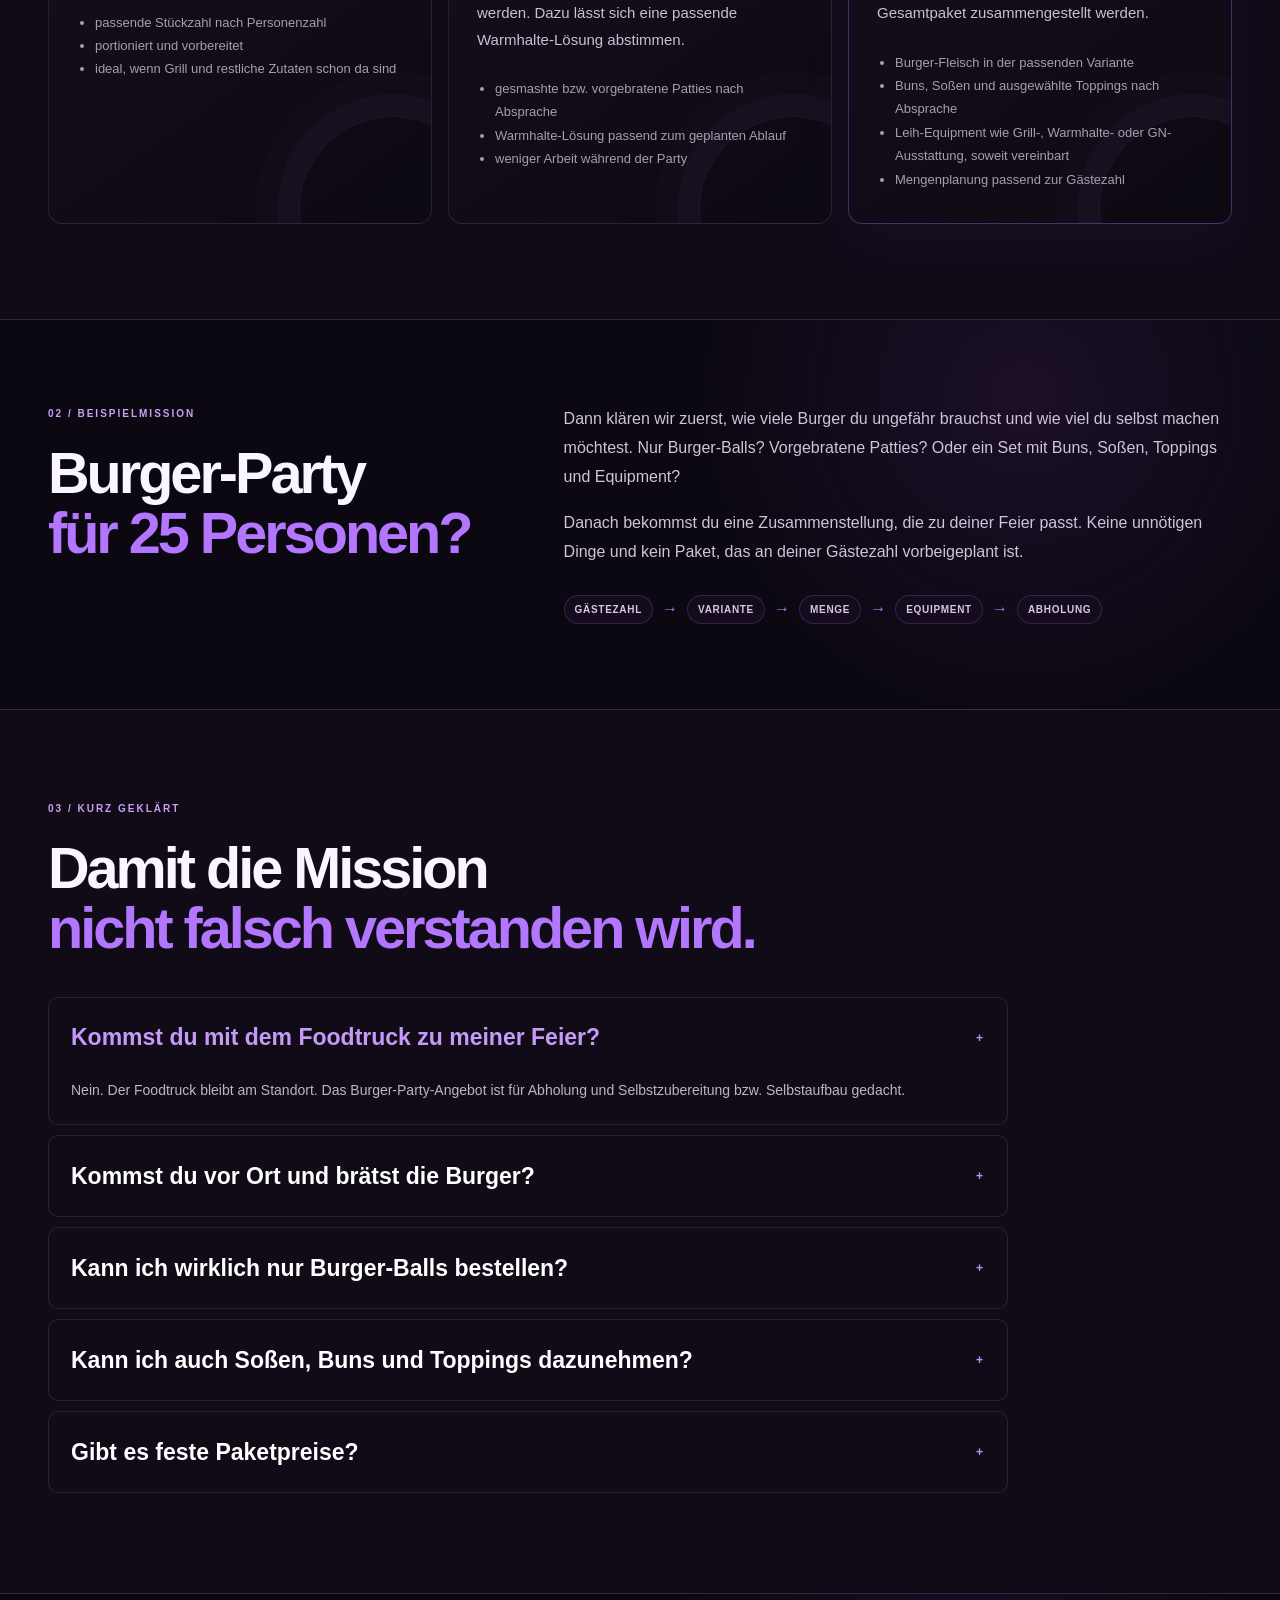
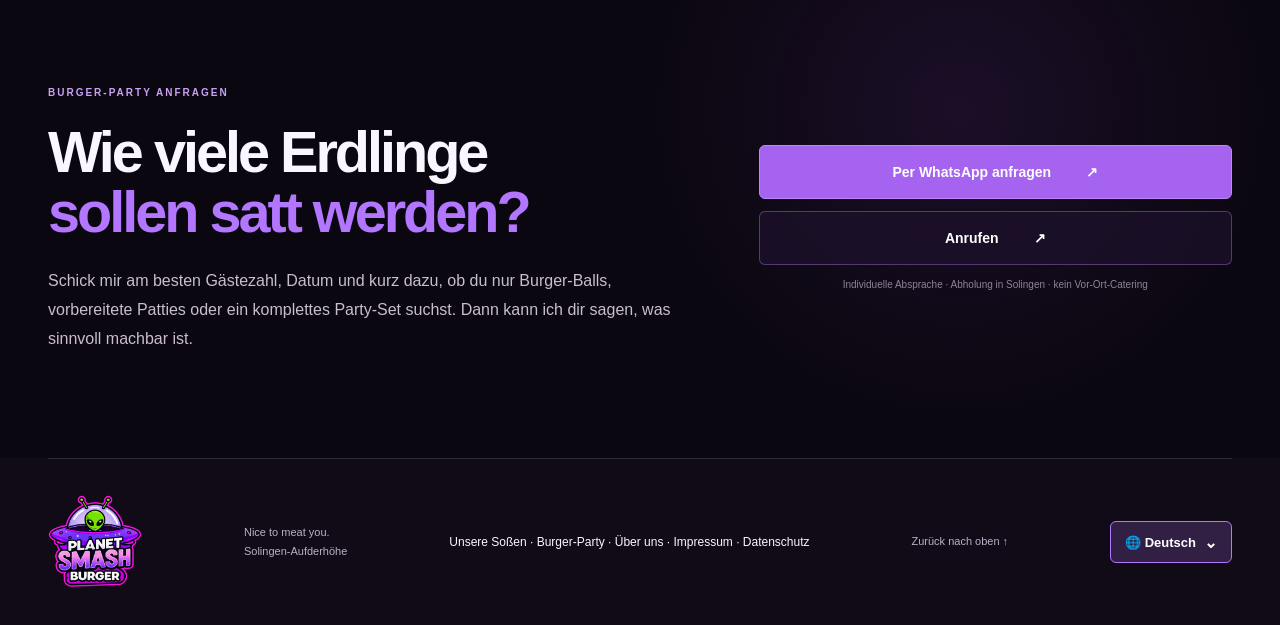
<file: burger-party.html>
<!doctype html><html lang="de"><head><link rel="icon" type="image/webp" sizes="1024x1024" href="assets/logo.webp?v=20260928"><meta charset="utf-8"><meta name="viewport" content="width=device-width,initial-scale=1"><meta name="theme-color" content="#10091b"><title>Burger-Party · Planet Smashburger</title><link rel="canonical" href="https://planetsmashburger.de/burger-party.html"><meta name="description" content="Burger-Party in Solingen selbst machen: Burger-Balls, vorbereitete Smash-Patties, Zutaten und passendes Leih-Equipment nach Absprache. Kein Vor-Ort-Catering."><link rel="stylesheet" href="styles.css?v=20261106-mobile-1"><script src="translations.js?v=20260928-15" defer></script><script src="i18n.js?v=20261106-mobile-1" defer></script></head><body>
<a class="skip" href="#main">Zum Inhalt</a>
<header class="header wrap"><a class="brand" href="/" aria-label="Planet Smashburger Startseite"><img class="original-logo" src="assets/logo.webp" width="1024" height="1024" alt="Planet Smash Burger – Original-Logo mit Alien im UFO"></a><nav aria-label="Hauptnavigation"><a href="/#speisekarte">Speisekarte</a><a href="saucen.html">Unsere Soßen</a><a href="burger-party.html" aria-current="page">Burger-Party</a><a href="/#besuch">Öffnungszeiten & Standort</a><a href="ueber-uns.html">Über uns</a></nav><a class="button small" href="#anfrage">Party anfragen ↗</a></header>

<main id="main" class="party-page">
  <section class="party-hero">
    <div class="wrap party-hero-grid">
      <div>
        <p class="eyebrow">PLANET PARTY SUPPLY // SOLINGEN</p>
        <h1>DEINE BURGER-PARTY.<br><em>DEIN GRILL. MEINE VORBEREITUNG.</em></h1>
        <p class="party-lead">Du willst für Freunde, Familie oder eine größere Runde Smashburger machen, aber nicht alles selbst vorbereiten? Ich stelle dir die passende Burger-Mission zusammen – von Burger-Balls bis zum kompletten Selbstbau-Set.</p>
        <div class="party-hero-actions"><a class="button" href="#pakete">Optionen ansehen <span>↓</span></a><a class="button secondary" href="#anfrage">Unverbindlich anfragen <span>↗</span></a></div>
      </div>
      <aside class="party-no-catering">
        <span>WICHTIG // KEIN CATERING VOR ORT</span>
        <strong>Die Party machst du.</strong>
        <p>Ich fahre nicht mit dem Foodtruck zu Veranstaltungen und komme auch nicht vor Ort zum Braten. Du holst die vorbereiteten Sachen und das vereinbarte Equipment bei Planet Smashburger ab.</p>
      </aside>
    </div>
  </section>

  <section class="wrap party-intro">
    <div class="section-heading">
      <div><p class="eyebrow">01 / SO FUNKTIONIERT'S</p><h2>Von ganz einfach<br><em>bis komplett ausgestattet.</em></h2></div>
      <p>Keine starre Catering-Liste. Du sagst mir, wie viele Leute kommen und wie viel du selbst machen willst. Danach wird das Paket passend zusammengestellt.</p>
    </div>
  </section>

  <section class="wrap party-options" id="pakete">
    <article class="party-card">
      <span class="party-card-no">01</span>
      <p class="eyebrow">BALLS ONLY</p>
      <h2>Nur die Burger-Balls.</h2>
      <p>Du willst selbst smashen und brauchst nur das Fleisch vorbereitet? Du bekommst portionierte Burger-Balls in der vereinbarten Menge zur gekühlten Abholung.</p>
      <ul><li>passende Stückzahl nach Personenzahl</li><li>portioniert und vorbereitet</li><li>ideal, wenn Grill und restliche Zutaten schon da sind</li></ul>
    </article>

    <article class="party-card">
      <span class="party-card-no">02</span>
      <p class="eyebrow">SMASH READY</p>
      <h2>Vorgebraten. Bereit für deine Party.</h2>
      <p>Wenn du auf der Feier möglichst wenig am Grill stehen willst, kann das Fleisch nach Absprache bereits gesmasht und vorgebraten vorbereitet werden. Dazu lässt sich eine passende Warmhalte-Lösung abstimmen.</p>
      <ul><li>gesmashte bzw. vorgebratene Patties nach Absprache</li><li>Warmhalte-Lösung passend zum geplanten Ablauf</li><li>weniger Arbeit während der Party</li></ul>
    </article>

    <article class="party-card party-card-featured">
      <span class="party-card-no">03</span>
      <p class="eyebrow">FULL PARTY MISSION</p>
      <h2>Das komplette Selbstbau-Set.</h2>
      <p>Du willst die Burger-Station aufbauen, aber nicht jedes Teil einzeln organisieren? Dann können Zutaten und benötigtes Equipment als Gesamtpaket zusammengestellt werden.</p>
      <ul><li>Burger-Fleisch in der passenden Variante</li><li>Buns, Soßen und ausgewählte Toppings nach Absprache</li><li>Leih-Equipment wie Grill-, Warmhalte- oder GN-Ausstattung, soweit vereinbart</li><li>Mengenplanung passend zur Gästezahl</li></ul>
    </article>
  </section>

  <section class="party-example">
    <div class="wrap party-example-grid">
      <div>
        <p class="eyebrow">02 / BEISPIELMISSION</p>
        <h2>Burger-Party<br><em>für 25 Personen?</em></h2>
      </div>
      <div class="party-example-copy">
        <p>Dann klären wir zuerst, wie viele Burger du ungefähr brauchst und wie viel du selbst machen möchtest. Nur Burger-Balls? Vorgebratene Patties? Oder ein Set mit Buns, Soßen, Toppings und Equipment?</p>
        <p>Danach bekommst du eine Zusammenstellung, die zu deiner Feier passt. Keine unnötigen Dinge und kein Paket, das an deiner Gästezahl vorbeigeplant ist.</p>
        <div class="party-flow"><span>Gästezahl</span><b>→</b><span>Variante</span><b>→</b><span>Menge</span><b>→</b><span>Equipment</span><b>→</b><span>Abholung</span></div>
      </div>
    </div>
  </section>

  <section class="wrap party-faq">
    <div class="section-heading"><div><p class="eyebrow">03 / KURZ GEKLÄRT</p><h2>Damit die Mission<br><em>nicht falsch verstanden wird.</em></h2></div></div>
    <div class="party-faq-grid">
      <details open><summary>Kommst du mit dem Foodtruck zu meiner Feier? <span>+</span></summary><p>Nein. Der Foodtruck bleibt am Standort. Das Burger-Party-Angebot ist für Abholung und Selbstzubereitung bzw. Selbstaufbau gedacht.</p></details>
      <details><summary>Kommst du vor Ort und brätst die Burger? <span>+</span></summary><p>Nein. Es gibt keinen Koch- oder Personalservice vor Ort. Ich bereite nach Absprache vor; die Feier und Ausgabe übernimmst du selbst.</p></details>
      <details><summary>Kann ich wirklich nur Burger-Balls bestellen? <span>+</span></summary><p>Ja. Wenn du den Rest selbst organisierst, kann die Anfrage auch nur die benötigte Menge Burger-Balls umfassen.</p></details>
      <details><summary>Kann ich auch Soßen, Buns und Toppings dazunehmen? <span>+</span></summary><p>Ja, je nach gewünschtem Party-Set. Was genau sinnvoll ist, wird bei der Anfrage festgelegt.</p></details>
      <details><summary>Gibt es feste Paketpreise? <span>+</span></summary><p>Noch nicht als starre Liste. Gästezahl, Vorbereitung und Equipment können sehr unterschiedlich sein. Deshalb bekommst du nach der Anfrage ein passendes Angebot.</p></details>
    </div>
  </section>

  <section class="party-cta" id="anfrage">
    <div class="wrap party-cta-grid">
      <div>
        <p class="eyebrow">BURGER-PARTY ANFRAGEN</p>
        <h2>Wie viele Erdlinge<br><em>sollen satt werden?</em></h2>
        <p>Schick mir am besten Gästezahl, Datum und kurz dazu, ob du nur Burger-Balls, vorbereitete Patties oder ein komplettes Party-Set suchst. Dann kann ich dir sagen, was sinnvoll machbar ist.</p>
      </div>
      <div class="party-contact">
        <a class="button" href="https://wa.me/4916092870140?text=Hi%20Daniel%2C%20ich%20m%C3%B6chte%20eine%20Burger-Party%20anfragen.%20G%C3%A4stezahl%3A%20%20Datum%3A%20%20Gew%C3%BCnschte%20Variante%3A%20">Per WhatsApp anfragen <span>↗</span></a>
        <a class="button secondary" href="tel:+4916092870140">Anrufen <span>↗</span></a>
        <small>Individuelle Absprache · Abholung in Solingen · kein Vor-Ort-Catering</small>
      </div>
    </div>
  </section>
</main>

<footer class="wrap"><a class="brand" href="/"><img class="original-logo" src="assets/logo.webp" width="1024" height="1024" alt="Planet Smash Burger"></a><p>Nice to meat you.<br>Solingen-Aufderhöhe</p><nav aria-label="Weitere Informationen"><a href="saucen.html">Unsere Soßen</a> · <a href="burger-party.html">Burger-Party</a> · <a href="ueber-uns.html">Über uns</a> · <a href="impressum.html">Impressum</a> · <a href="datenschutz.html">Datenschutz</a></nav><a href="#main">Zurück nach oben ↑</a></footer>
</body></html>
</file>
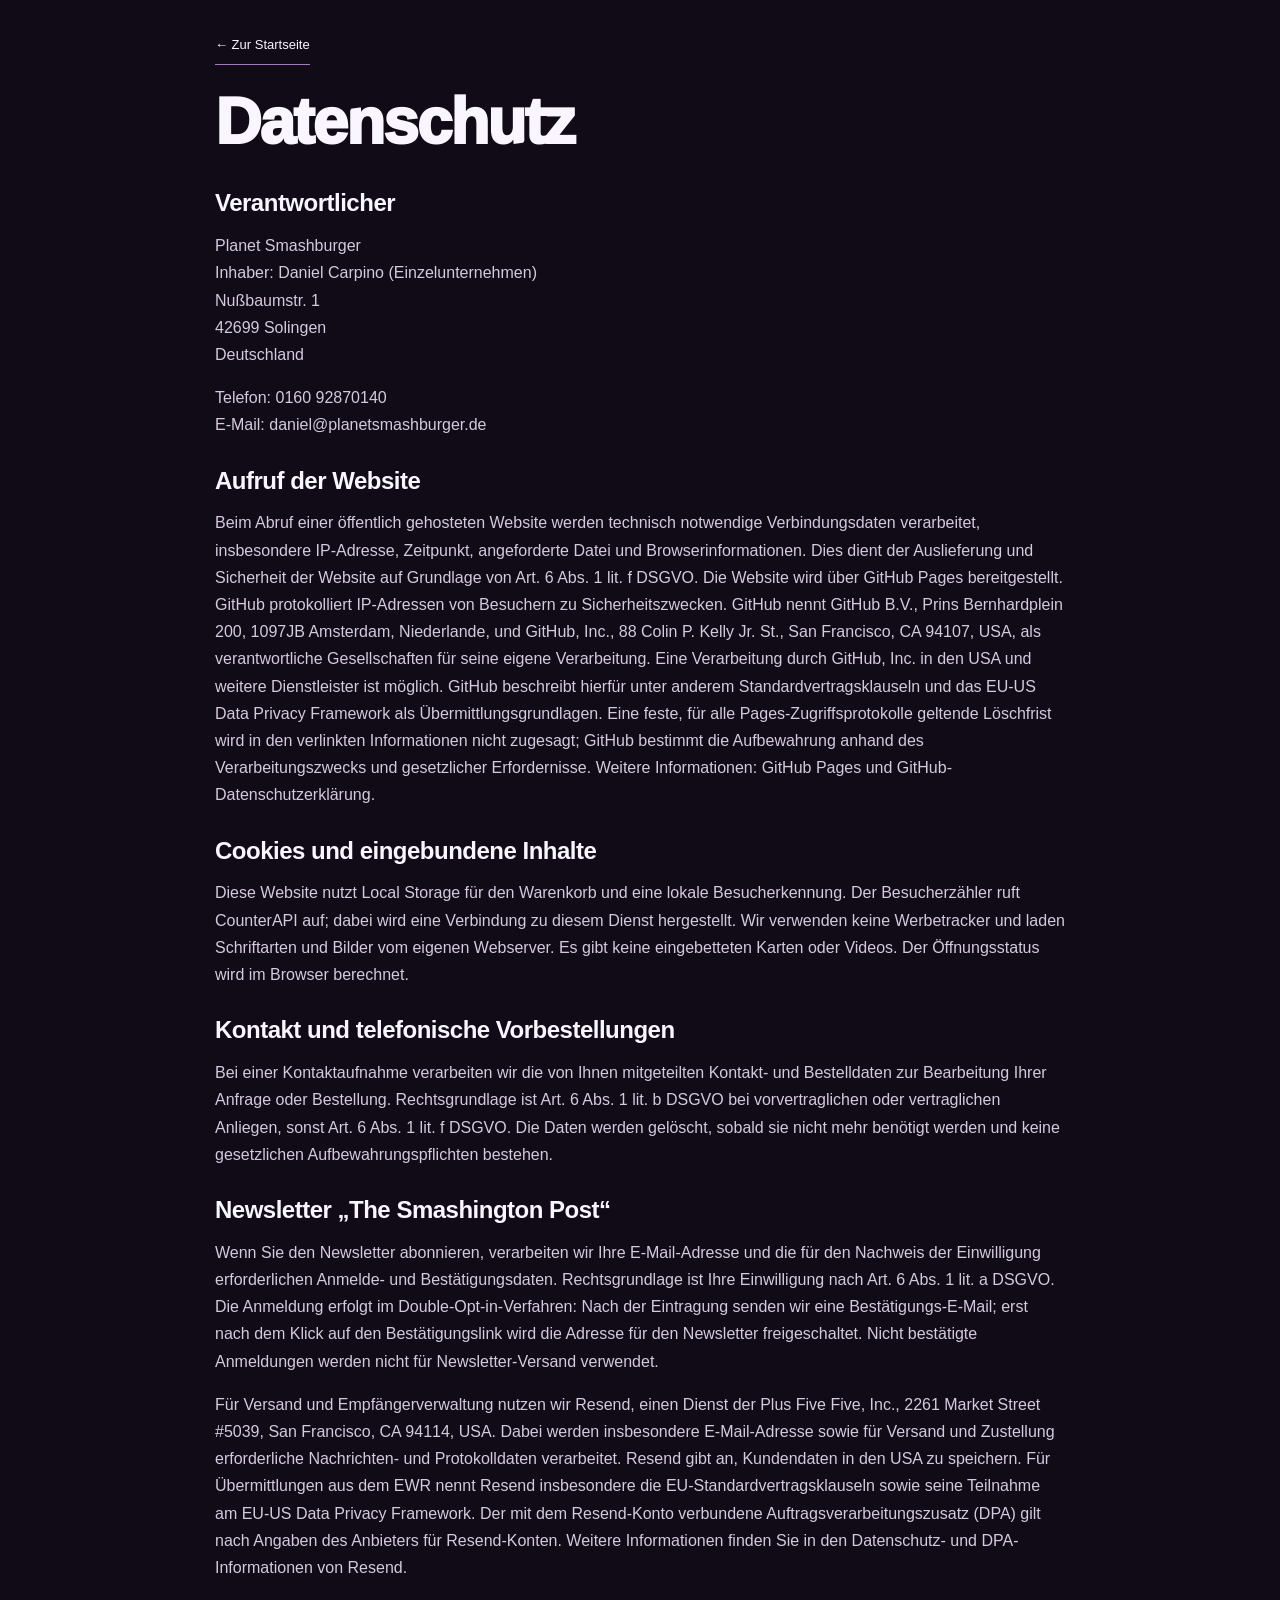
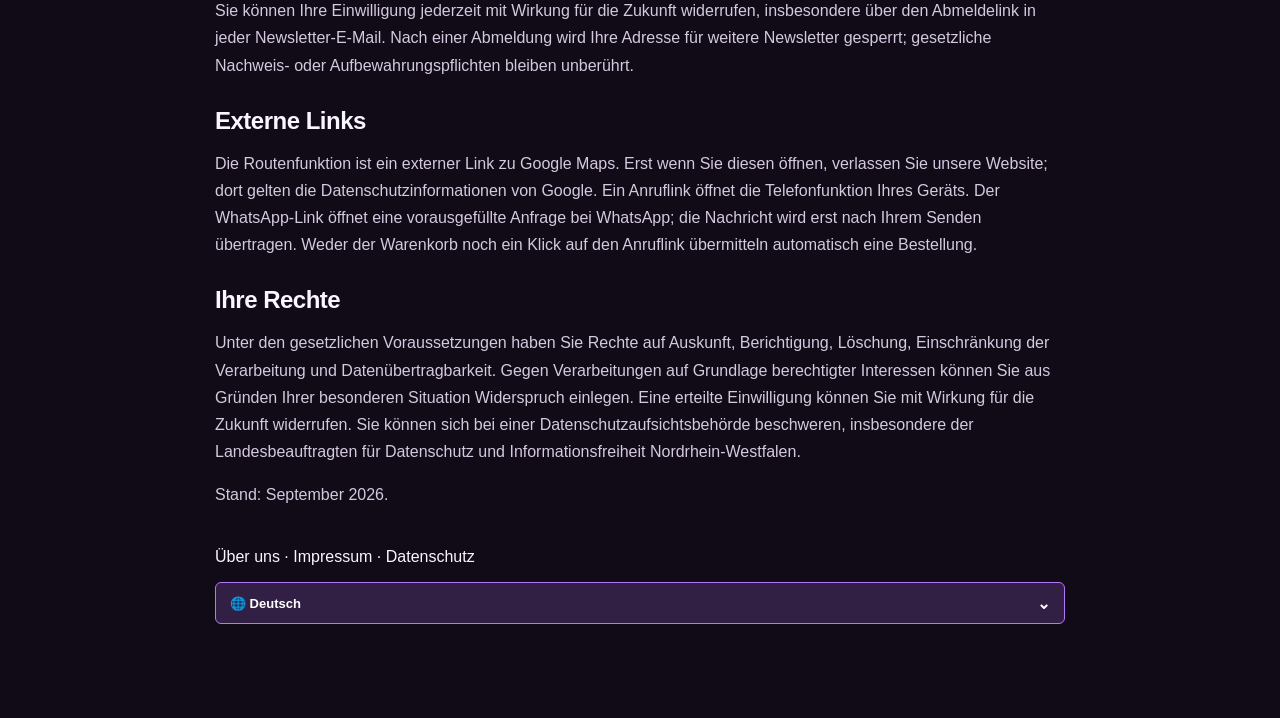
<file: datenschutz.html>
<!doctype html><html lang="de"><head><link rel="icon" type="image/webp" sizes="1024x1024" href="assets/logo.webp?v=20260928"><meta charset="utf-8"><meta name="viewport" content="width=device-width,initial-scale=1"><meta name="robots" content="noindex"><title>Datenschutz · Planet Smashburger</title><link rel="stylesheet" href="styles.css?v=20261106-mobile-1"><script src="translations.js?v=20260928-15" defer></script><script src="i18n.js?v=20261106-mobile-1" defer></script></head><body><main class="wrap legal"><a class="text-link" href="/">← Zur Startseite</a><h1>Datenschutz</h1><h2>Verantwortlicher</h2><p>Planet Smashburger<br>Inhaber: Daniel Carpino (Einzelunternehmen)<br>Nußbaumstr. 1<br>42699 Solingen<br>Deutschland</p><p>Telefon: 0160 92870140<br>E-Mail: <a href="mailto:daniel@planetsmashburger.de">daniel@planetsmashburger.de</a></p><h2>Aufruf der Website</h2><p>Beim Abruf einer öffentlich gehosteten Website werden technisch notwendige Verbindungsdaten verarbeitet, insbesondere IP-Adresse, Zeitpunkt, angeforderte Datei und Browserinformationen. Dies dient der Auslieferung und Sicherheit der Website auf Grundlage von Art. 6 Abs. 1 lit. f DSGVO. Die Website wird über GitHub Pages bereitgestellt. GitHub protokolliert IP-Adressen von Besuchern zu Sicherheitszwecken. GitHub nennt GitHub B.V., Prins Bernhardplein 200, 1097JB Amsterdam, Niederlande, und GitHub, Inc., 88 Colin P. Kelly Jr. St., San Francisco, CA 94107, USA, als verantwortliche Gesellschaften für seine eigene Verarbeitung. Eine Verarbeitung durch GitHub, Inc. in den USA und weitere Dienstleister ist möglich. GitHub beschreibt hierfür unter anderem Standardvertragsklauseln und das EU-US Data Privacy Framework als Übermittlungsgrundlagen. Eine feste, für alle Pages-Zugriffsprotokolle geltende Löschfrist wird in den verlinkten Informationen nicht zugesagt; GitHub bestimmt die Aufbewahrung anhand des Verarbeitungszwecks und gesetzlicher Erfordernisse. Weitere Informationen: <a href="https://docs.github.com/en/pages/getting-started-with-github-pages/what-is-github-pages" rel="noopener noreferrer">GitHub Pages</a> und <a href="https://docs.github.com/en/site-policy/privacy-policies/github-general-privacy-statement" rel="noopener noreferrer">GitHub-Datenschutzerklärung</a>.</p><h2>Cookies und eingebundene Inhalte</h2><p>Diese Website nutzt Local Storage für den Warenkorb und eine lokale Besucherkennung. Der Besucherzähler ruft CounterAPI auf; dabei wird eine Verbindung zu diesem Dienst hergestellt. Wir verwenden keine Werbetracker und laden Schriftarten und Bilder vom eigenen Webserver. Es gibt keine eingebetteten Karten oder Videos. Der Öffnungsstatus wird im Browser berechnet.</p><h2>Kontakt und telefonische Vorbestellungen</h2><p>Bei einer Kontaktaufnahme verarbeiten wir die von Ihnen mitgeteilten Kontakt- und Bestelldaten zur Bearbeitung Ihrer Anfrage oder Bestellung. Rechtsgrundlage ist Art. 6 Abs. 1 lit. b DSGVO bei vorvertraglichen oder vertraglichen Anliegen, sonst Art. 6 Abs. 1 lit. f DSGVO. Die Daten werden gelöscht, sobald sie nicht mehr benötigt werden und keine gesetzlichen Aufbewahrungspflichten bestehen.</p><h2>Newsletter „The Smashington Post“</h2><p>Wenn Sie den Newsletter abonnieren, verarbeiten wir Ihre E-Mail-Adresse und die für den Nachweis der Einwilligung erforderlichen Anmelde- und Bestätigungsdaten. Rechtsgrundlage ist Ihre Einwilligung nach Art. 6 Abs. 1 lit. a DSGVO. Die Anmeldung erfolgt im Double-Opt-in-Verfahren: Nach der Eintragung senden wir eine Bestätigungs-E-Mail; erst nach dem Klick auf den Bestätigungslink wird die Adresse für den Newsletter freigeschaltet. Nicht bestätigte Anmeldungen werden nicht für Newsletter-Versand verwendet.</p><p>Für Versand und Empfängerverwaltung nutzen wir Resend, einen Dienst der Plus Five Five, Inc., 2261 Market Street #5039, San Francisco, CA 94114, USA. Dabei werden insbesondere E-Mail-Adresse sowie für Versand und Zustellung erforderliche Nachrichten- und Protokolldaten verarbeitet. Resend gibt an, Kundendaten in den USA zu speichern. Für Übermittlungen aus dem EWR nennt Resend insbesondere die EU-Standardvertragsklauseln sowie seine Teilnahme am EU-US Data Privacy Framework. Der mit dem Resend-Konto verbundene Auftragsverarbeitungszusatz (DPA) gilt nach Angaben des Anbieters für Resend-Konten. Weitere Informationen finden Sie in den Datenschutz- und DPA-Informationen von Resend.</p><p>Sie können Ihre Einwilligung jederzeit mit Wirkung für die Zukunft widerrufen, insbesondere über den Abmeldelink in jeder Newsletter-E-Mail. Nach einer Abmeldung wird Ihre Adresse für weitere Newsletter gesperrt; gesetzliche Nachweis- oder Aufbewahrungspflichten bleiben unberührt.</p><h2>Externe Links</h2><p>Die Routenfunktion ist ein externer Link zu Google Maps. Erst wenn Sie diesen öffnen, verlassen Sie unsere Website; dort gelten die Datenschutzinformationen von Google. Ein Anruflink öffnet die Telefonfunktion Ihres Geräts. Der WhatsApp-Link öffnet eine vorausgefüllte Anfrage bei WhatsApp; die Nachricht wird erst nach Ihrem Senden übertragen. Weder der Warenkorb noch ein Klick auf den Anruflink übermitteln automatisch eine Bestellung.</p><h2>Ihre Rechte</h2><p>Unter den gesetzlichen Voraussetzungen haben Sie Rechte auf Auskunft, Berichtigung, Löschung, Einschränkung der Verarbeitung und Datenübertragbarkeit. Gegen Verarbeitungen auf Grundlage berechtigter Interessen können Sie aus Gründen Ihrer besonderen Situation Widerspruch einlegen. Eine erteilte Einwilligung können Sie mit Wirkung für die Zukunft widerrufen. Sie können sich bei einer Datenschutzaufsichtsbehörde beschweren, insbesondere der Landesbeauftragten für Datenschutz und Informationsfreiheit Nordrhein-Westfalen.</p><p>Stand: September 2026.</p><nav><a href="ueber-uns.html">Über uns</a> · <a href="impressum.html">Impressum</a> · <a href="datenschutz.html">Datenschutz</a></nav></main></body></html>
</file>
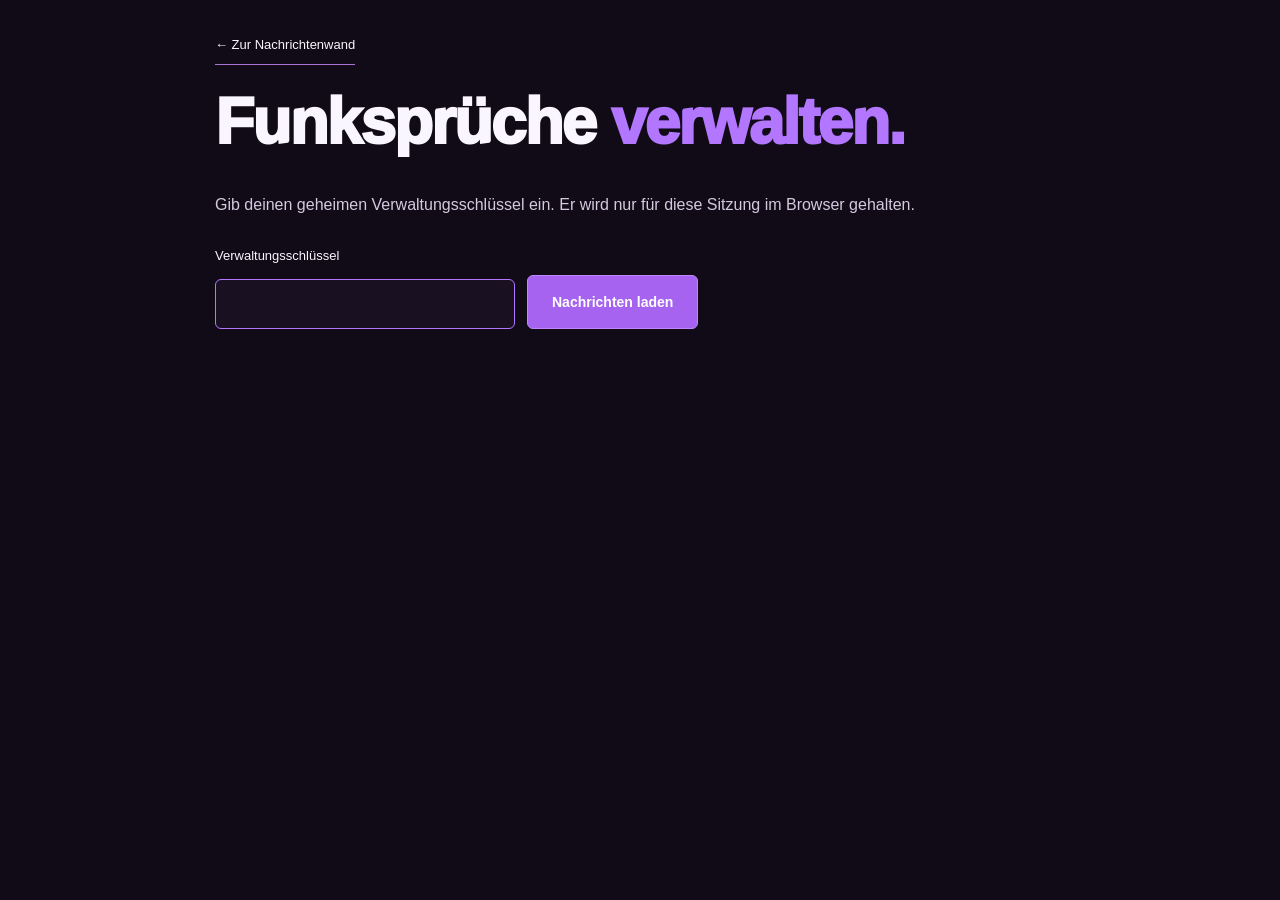
<file: funknachrichten-admin.html>
<!doctype html><html lang="de"><head><meta charset="utf-8"><meta name="viewport" content="width=device-width,initial-scale=1"><meta name="robots" content="noindex,nofollow"><title>Funksprüche verwalten · Planet Smashburger</title><link rel="stylesheet" href="styles.css"><link rel="stylesheet" href="guestbook.css"><script src="guestbook-config.js" defer></script><script src="guestbook-admin.js" defer></script></head><body><main class="wrap legal guestbook-admin"><a class="text-link" href="funksprueche.html">← Zur Nachrichtenwand</a><h1>Funksprüche <em>verwalten.</em></h1><p>Gib deinen geheimen Verwaltungsschlüssel ein. Er wird nur für diese Sitzung im Browser gehalten.</p><form data-admin-form><label for="admin-token">Verwaltungsschlüssel</label><input id="admin-token" type="password" required autocomplete="off"><button class="button" type="submit">Nachrichten laden</button></form><p data-admin-status role="status"></p><div data-admin-list></div></main></body></html>
</file>
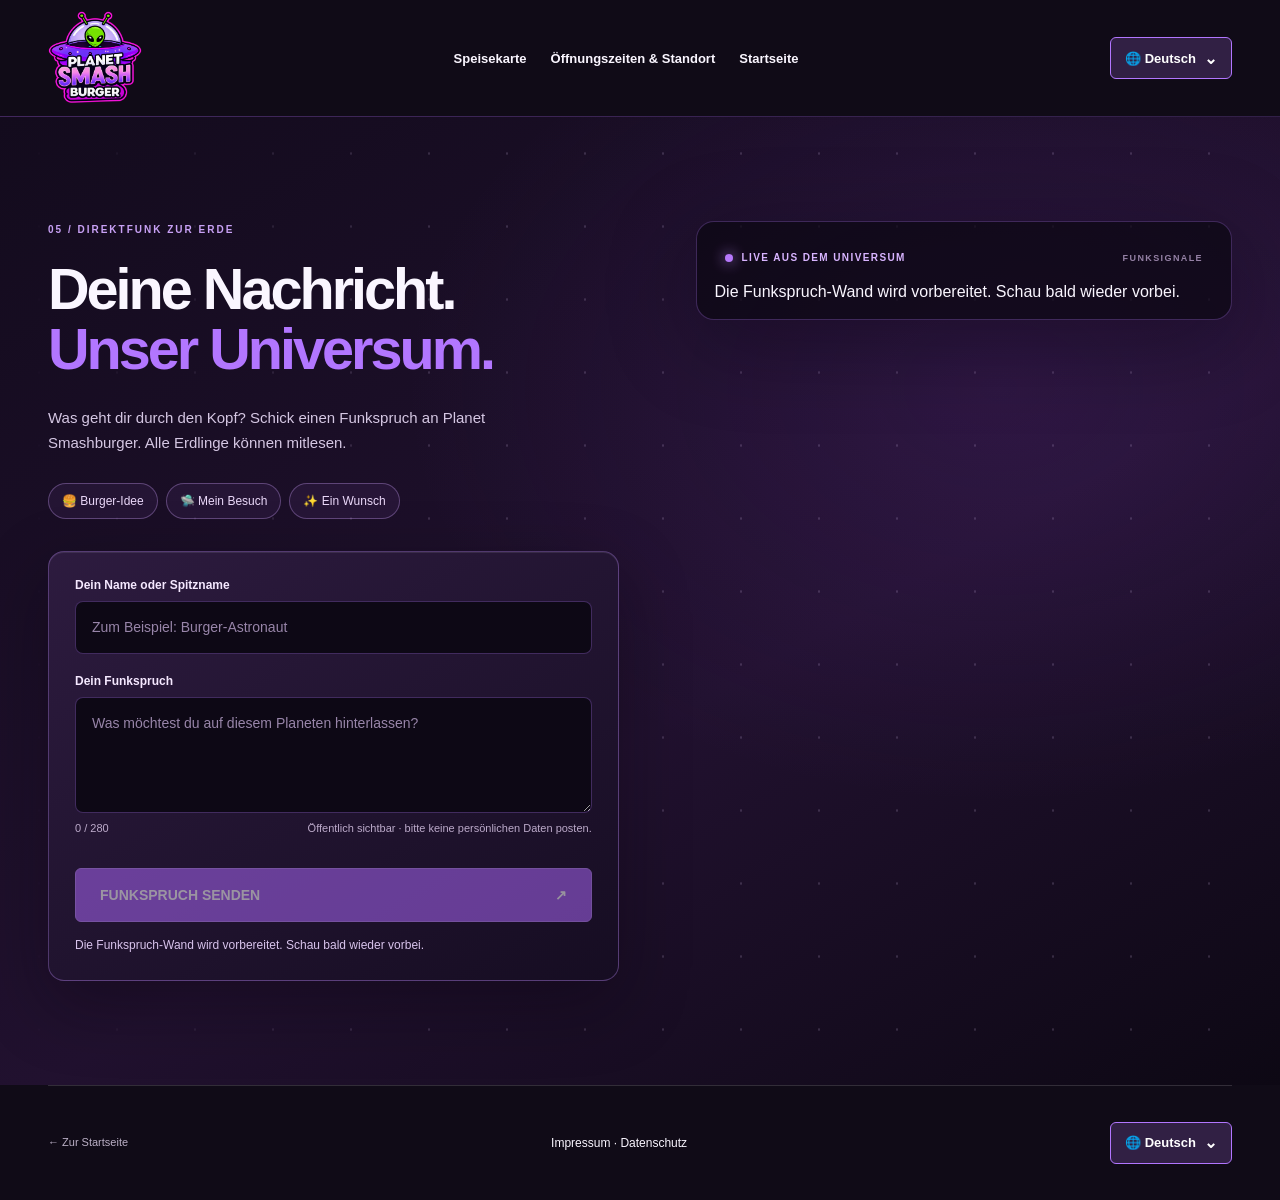
<file: funksprueche.html>
<!doctype html><html lang="de"><head><meta charset="utf-8"><meta name="viewport" content="width=device-width,initial-scale=1"><meta name="theme-color" content="#10091b"><title>Funksprüche · Planet Smashburger</title><meta name="description" content="Dein Funkspruch an Planet Smashburger: Nachrichten von Gästen und Burger-Ideen."><link rel="stylesheet" href="styles.css"><link rel="stylesheet" href="guestbook.css"><script src="translations.js" defer></script><script src="guestbook-translations.js" defer></script><script src="i18n.js" defer></script><script src="guestbook-config.js" defer></script><script src="guestbook.js" defer></script></head><body><a class="skip" href="#main">Zum Inhalt</a><header class="header wrap"><a class="brand" href="index.html" aria-label="Planet Smashburger Startseite"><img class="original-logo" src="assets/logo.webp" width="1024" height="1024" alt="Planet Smash Burger"></a><nav aria-label="Hauptnavigation"><a href="index.html#speisekarte">Speisekarte</a><a href="index.html#besuch">Öffnungszeiten & Standort</a><a href="index.html">Startseite</a></nav></header><main id="main"><section class="guestbook" id="funksprueche" aria-labelledby="guestbook-title">
  <div class="wrap guestbook-layout">
    <div class="guestbook-intro">
      <p class="eyebrow">05 / DIREKTFUNK ZUR ERDE</p>
      <h2 id="guestbook-title">Deine Nachricht.<br><em>Unser Universum.</em></h2>
      <p>Was geht dir durch den Kopf? Schick einen Funkspruch an Planet Smashburger. Alle Erdlinge können mitlesen.</p>
      <div class="guestbook-prompts" aria-label="Ideen für deinen Funkspruch">
        <button type="button" data-prompt="Mein nächster Burger-Wunsch: ">🍔 Burger-Idee</button>
        <button type="button" data-prompt="Mein Besuch bei Planet Smashburger: ">🛸 Mein Besuch</button>
        <button type="button" data-prompt="Ich wünsche mir: ">✨ Ein Wunsch</button>
      </div>
      <form class="guestbook-form" data-guestbook-form>
        <label for="guestbook-name">Dein Name oder Spitzname</label>
        <input id="guestbook-name" name="name" maxlength="30" required autocomplete="nickname" placeholder="Zum Beispiel: Burger-Astronaut">
        <label for="guestbook-message">Dein Funkspruch</label>
        <textarea id="guestbook-message" name="message" maxlength="280" minlength="3" required rows="4" placeholder="Was möchtest du auf diesem Planeten hinterlassen?"></textarea>
        <div class="guestbook-form-bottom"><span data-guestbook-count>0 / 280</span><span>Öffentlich sichtbar · bitte keine persönlichen Daten posten.</span></div>
        <div class="guestbook-challenge" data-guestbook-challenge></div>
        <button class="button guestbook-submit" type="submit" disabled>FUNKSPRUCH SENDEN <span aria-hidden="true">↗</span></button>
        <p class="guestbook-feedback" data-guestbook-feedback role="status" aria-live="polite">Verbindung zur Bodenstation wird geprüft…</p>
      </form>
    </div>
    <div class="guestbook-feed" aria-label="Öffentliche Funksprüche">
      <div class="guestbook-feed-head"><span><i aria-hidden="true"></i> LIVE AUS DEM UNIVERSUM</span><strong data-guestbook-total>FUNKSIGNALE</strong></div>
      <div class="guestbook-messages" data-guestbook-messages aria-live="polite"><div class="guestbook-empty">Funksprüche werden empfangen…</div></div>
      <button class="guestbook-more" type="button" data-guestbook-more hidden>Weitere Funksprüche laden ↓</button>
    </div>
  </div>
</section>

</main><footer class="wrap"><a href="index.html">← Zur Startseite</a><nav aria-label="Weitere Informationen"><a href="impressum.html">Impressum</a> · <a href="datenschutz.html">Datenschutz</a></nav></footer></body></html>
</file>
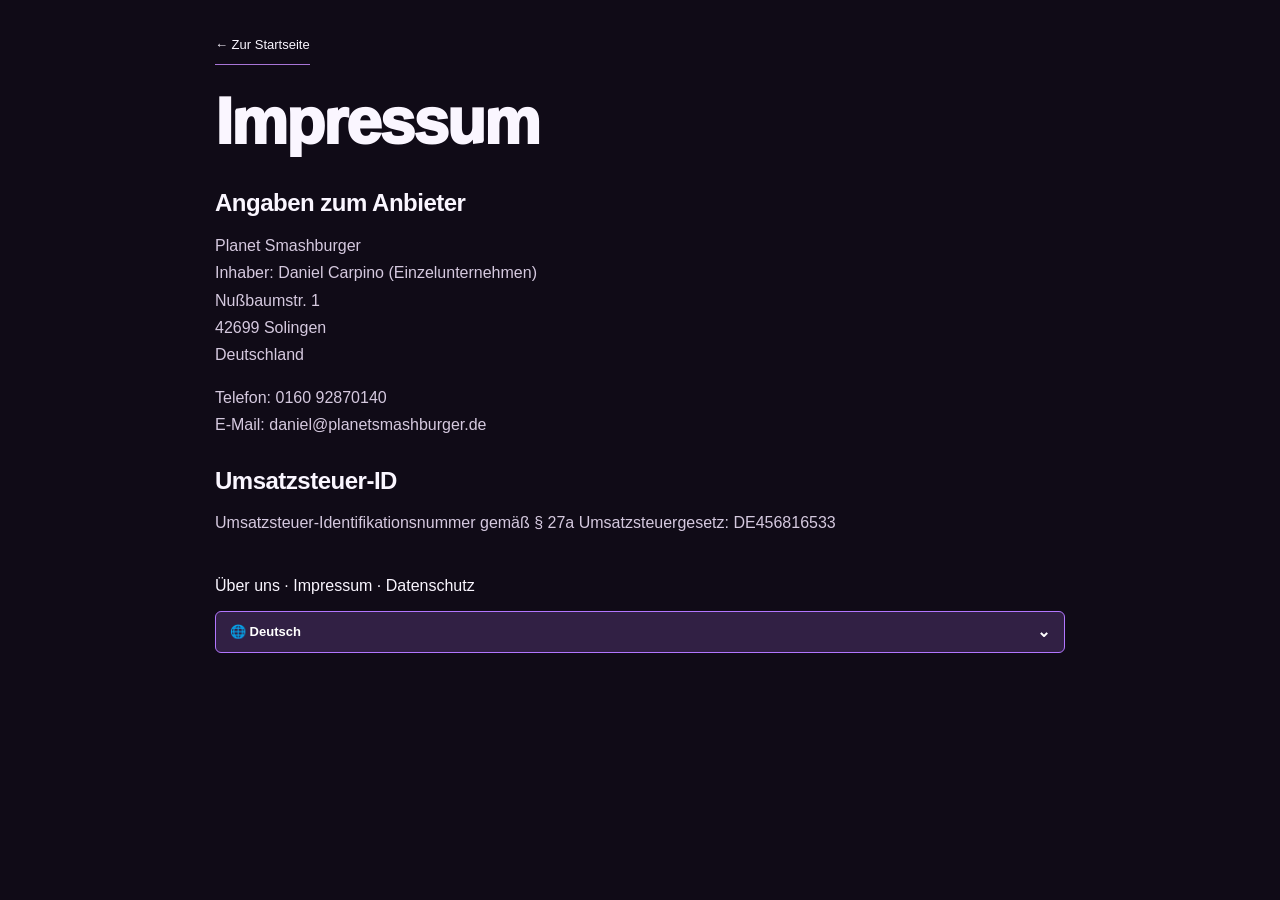
<file: impressum.html>
<!doctype html><html lang="de"><head><link rel="icon" type="image/webp" sizes="1024x1024" href="assets/logo.webp?v=20260928"><meta charset="utf-8"><meta name="viewport" content="width=device-width,initial-scale=1"><meta name="robots" content="noindex"><title>Impressum · Planet Smashburger</title><link rel="stylesheet" href="styles.css?v=20261106-mobile-1"><script src="translations.js?v=20260928-15" defer></script><script src="i18n.js?v=20261106-mobile-1" defer></script></head><body><main class="wrap legal"><a class="text-link" href="/">← Zur Startseite</a><h1>Impressum</h1><h2>Angaben zum Anbieter</h2><p>Planet Smashburger<br>Inhaber: Daniel Carpino (Einzelunternehmen)<br>Nußbaumstr. 1<br>42699 Solingen<br>Deutschland</p><p>Telefon: 0160 92870140<br>E-Mail: <a href="mailto:daniel@planetsmashburger.de">daniel@planetsmashburger.de</a></p><h2>Umsatzsteuer-ID</h2><p>Umsatzsteuer-Identifikationsnummer gemäß § 27a Umsatzsteuergesetz: DE456816533</p><nav><a href="ueber-uns.html">Über uns</a> · <a href="impressum.html">Impressum</a> · <a href="datenschutz.html">Datenschutz</a></nav></main></body></html>
</file>
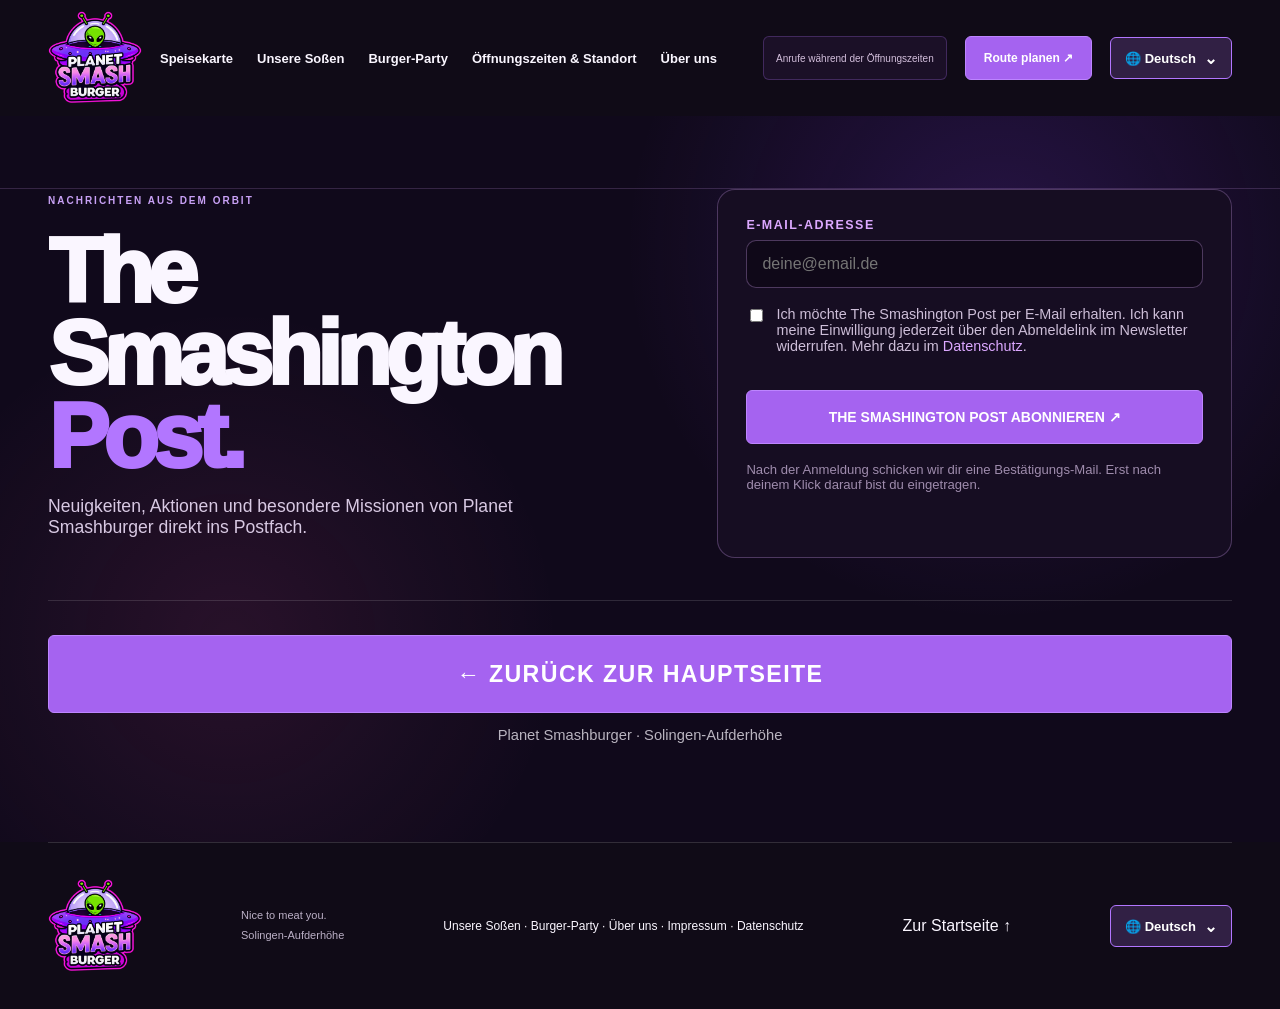
<file: newsletter.html>
<!doctype html>
<html lang="de">
<head>
  <link rel="icon" type="image/webp" sizes="1024x1024" href="assets/logo.webp?v=20260928">
  <meta charset="utf-8">
  <meta name="viewport" content="width=device-width,initial-scale=1">
  <meta name="theme-color" content="#10091b">
  <title>The Smashington Post · Newsletter · Planet Smashburger</title>
  <meta name="description" content="Melde dich für The Smashington Post an: Neuigkeiten, Aktionen und besondere Missionen von Planet Smashburger direkt ins Postfach.">
  <link rel="stylesheet" href="styles.css?v=20261106-mobile-1">
  <script src="translations.js?v=20260928-15" defer></script>
  <script src="i18n.js?v=20261106-mobile-1" defer></script>
  <script src="https://challenges.cloudflare.com/turnstile/v0/api.js" async defer></script>
  <script src="newsletter.js?v=20260929-1" defer></script>
  <style>
    .newsletter-page{min-height:calc(100vh - 180px);padding:72px 0 84px;background:
      radial-gradient(circle at 78% 18%,rgba(137,65,255,.18),transparent 32%),
      radial-gradient(circle at 18% 72%,rgba(255,93,174,.10),transparent 28%),
      #10091b}
    .newsletter-page .newsletter-section{display:block!important;padding:0;background:transparent}
    .newsletter-page .newsletter-grid{align-items:center}
    .newsletter-page .newsletter-return{margin-top:42px;padding-top:34px;border-top:1px solid rgba(255,255,255,.13)}
    .newsletter-page .newsletter-home-button{display:flex;align-items:center;justify-content:center;width:100%;min-height:78px;padding:20px 28px;font-size:clamp(1.05rem,2.5vw,1.45rem);font-weight:900;letter-spacing:.06em;text-transform:uppercase;text-align:center}
    .newsletter-page .newsletter-direct-note{margin-top:14px;opacity:.72;font-size:.92rem;text-align:center}
    @media(max-width:720px){
      .newsletter-page{padding:44px 0 64px}
      .newsletter-page .newsletter-home-button{min-height:70px}
    }
  </style>
</head>
<body>
<a class="skip" href="#main">Zum Inhalt</a>

<header class="header wrap">
  <a class="brand" href="/" aria-label="Planet Smashburger Startseite">
    <img class="original-logo" src="assets/logo.webp" width="1024" height="1024" alt="Planet Smash Burger – Original-Logo mit Alien im UFO">
  </a>
  <nav aria-label="Hauptnavigation">
    <a href="/#speisekarte">Speisekarte</a>
    <a href="saucen.html">Unsere Soßen</a>
    <a href="burger-party.html">Burger-Party</a>
    <a href="/#besuch">Öffnungszeiten &amp; Standort</a>
    <a href="ueber-uns.html">Über uns</a>
  </nav>
  <span class="header-call" data-call><span class="call-closed">Anrufe während der Öffnungszeiten</span></span>
  <a class="button small" href="https://www.google.com/maps/dir/?api=1&destination=Nu%C3%9Fbaumstr.%201%2C%2042699%20Solingen" target="_blank" rel="noopener noreferrer">Route planen ↗</a>
</header>

<main id="main" class="newsletter-page">
  <section class="newsletter-section" data-newsletter>
    <div class="wrap newsletter-grid">
      <div>
        <p class="eyebrow">NACHRICHTEN AUS DEM ORBIT</p>
        <h1>The Smashington<br><em>Post.</em></h1>
        <p class="newsletter-lead">Neuigkeiten, Aktionen und besondere Missionen von Planet Smashburger direkt ins Postfach.</p>
      </div>

      <form class="newsletter-form" data-newsletter-form>
        <label>
          <span>E-MAIL-ADRESSE</span>
          <input type="email" name="email" autocomplete="email" maxlength="254" placeholder="deine@email.de" required>
        </label>

        <label class="newsletter-consent">
          <input type="checkbox" name="consent" required>
          <span>Ich möchte The Smashington Post per E-Mail erhalten. Ich kann meine Einwilligung jederzeit über den Abmeldelink im Newsletter widerrufen. Mehr dazu im <a href="datenschutz.html">Datenschutz</a>.</span>
        </label>

        <div class="cf-turnstile" data-sitekey="0x4AAAAAAFEu8lMGqJbL6fA_" data-theme="dark"></div>

        <button class="button" type="submit" data-newsletter-submit>THE SMASHINGTON POST ABONNIEREN ↗</button>
        <p class="newsletter-note">Nach der Anmeldung schicken wir dir eine Bestätigungs-Mail. Erst nach deinem Klick darauf bist du eingetragen.</p>
        <p class="newsletter-status" data-newsletter-status role="status" aria-live="polite"></p>
      </form>
    </div>

    <div class="wrap newsletter-return">
      <a class="button newsletter-home-button" href="/">← ZURÜCK ZUR HAUPTSEITE</a>
      <p class="newsletter-direct-note">Planet Smashburger · Solingen-Aufderhöhe</p>
    </div>
  </section>
</main>

<footer class="wrap">
  <a class="brand" href="/">
    <img class="original-logo" src="assets/logo.webp" width="1024" height="1024" alt="Planet Smash Burger">
  </a>
  <p>Nice to meat you.<br>Solingen-Aufderhöhe</p>
  <nav aria-label="Weitere Informationen">
    <a href="saucen.html">Unsere Soßen</a> ·
    <a href="burger-party.html">Burger-Party</a> ·
    <a href="ueber-uns.html">Über uns</a> ·
    <a href="impressum.html">Impressum</a> ·
    <a href="datenschutz.html">Datenschutz</a>
  </nav>
  <a href="/">Zur Startseite ↑</a>
</footer>
</body>
</html>
</file>
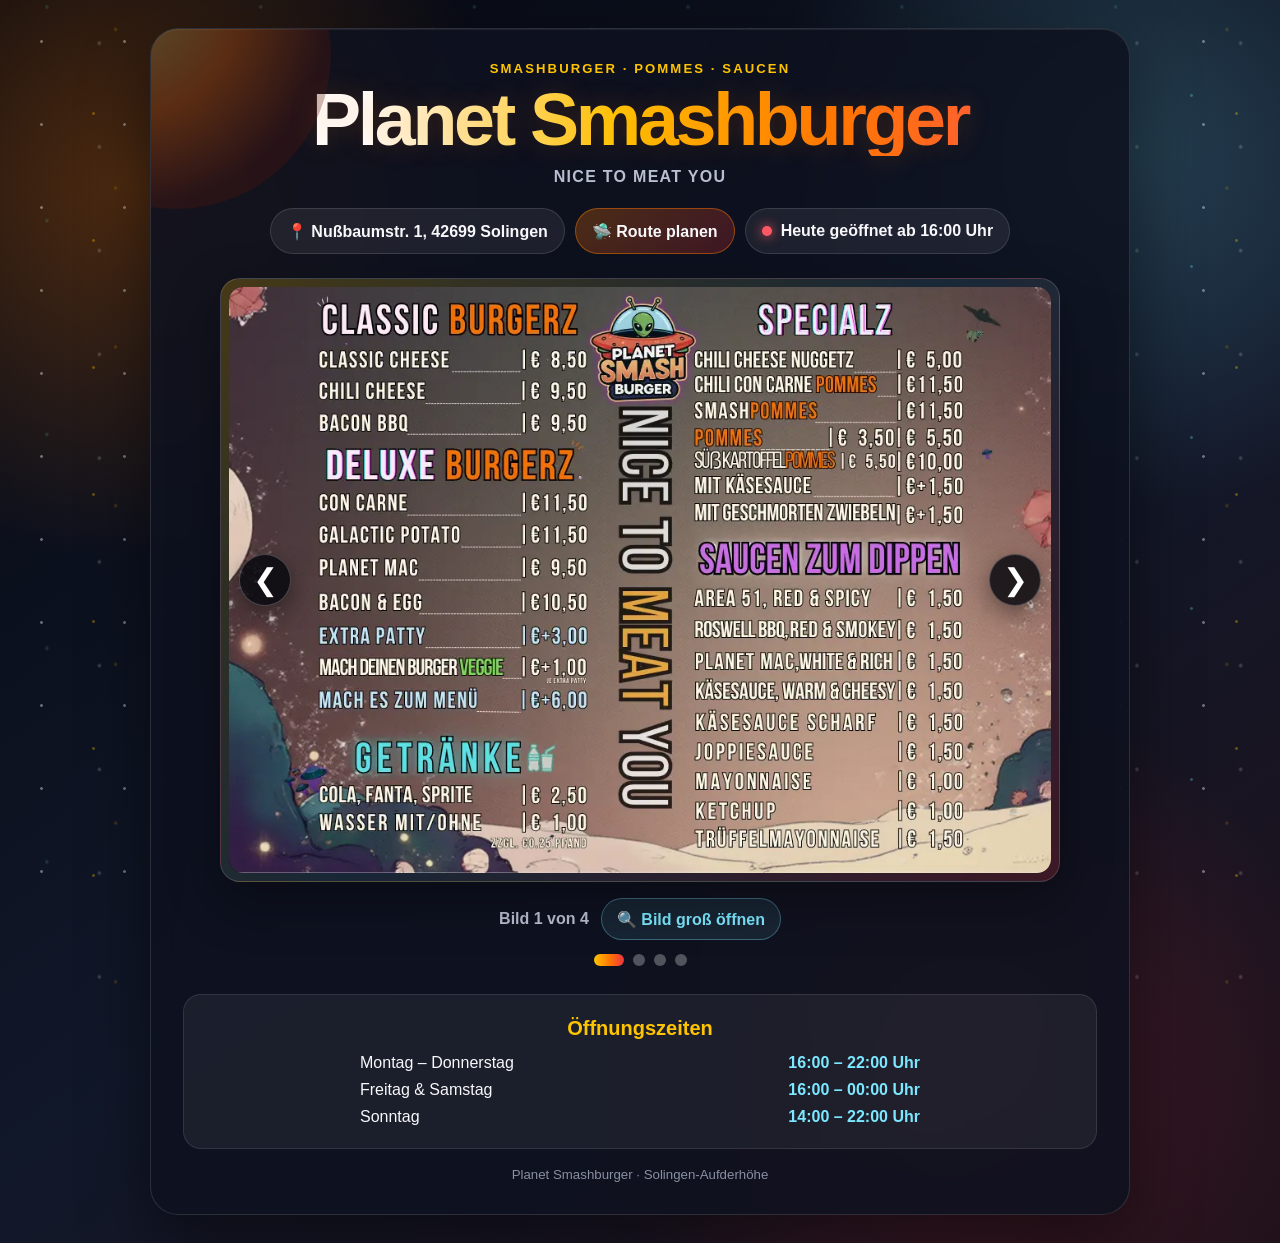
<file: planet-smashburger-index.html>
<!DOCTYPE html>
<html lang="de">
<head>
    <meta charset="UTF-8">
    <meta name="viewport" content="width=device-width, initial-scale=1.0">

    <title>Planet Smashburger Solingen – Speisekarte & Öffnungszeiten</title>
    <meta name="description" content="Speisekarte, Spezialitäten und Öffnungszeiten von Planet Smashburger in Solingen-Aufderhöhe.">

    <style>
        :root {
            --orange: #ff7a00;
            --red: #ef3340;
            --yellow: #ffc400;
            --cyan: #7ce8ff;
            --dark: #080b14;
            --card: rgba(14, 18, 31, 0.88);
            --text: #f8f8fb;
            --muted: #b9bfd0;
        }

        * {
            box-sizing: border-box;
        }

        html {
            scroll-behavior: smooth;
        }

        body {
            min-height: 100vh;
            margin: 0;
            padding: 28px 16px;
            overflow-x: hidden;
            font-family: Arial, Helvetica, sans-serif;
            text-align: center;
            color: var(--text);
            background:
                radial-gradient(circle at 10% 15%, rgba(255, 122, 0, 0.28), transparent 24%),
                radial-gradient(circle at 88% 12%, rgba(124, 232, 255, 0.20), transparent 23%),
                radial-gradient(circle at 75% 85%, rgba(239, 51, 64, 0.20), transparent 26%),
                linear-gradient(145deg, #060810 0%, #11182a 55%, #20111a 100%);
        }

        /* Dezente animierte Sterne */
        body::before,
        body::after {
            content: "";
            position: fixed;
            inset: 0;
            z-index: -2;
            pointer-events: none;
            background-image:
                radial-gradient(circle, rgba(255,255,255,.9) 0 1px, transparent 1.8px),
                radial-gradient(circle, rgba(255,196,0,.8) 0 1px, transparent 1.8px),
                radial-gradient(circle, rgba(124,232,255,.7) 0 1px, transparent 1.8px);
            background-size: 83px 83px, 127px 127px, 171px 171px;
            background-position: 0 0, 30px 50px, 80px 10px;
            opacity: .42;
            animation: stars 24s linear infinite;
        }

        body::after {
            z-index: -1;
            transform: scale(1.25);
            opacity: .22;
            animation-duration: 38s;
            animation-direction: reverse;
        }

        @keyframes stars {
            from { background-position: 0 0, 30px 50px, 80px 10px; }
            to { background-position: 0 300px, 30px 390px, 80px 450px; }
        }

        .container {
            position: relative;
            width: 100%;
            max-width: 980px;
            margin: 0 auto;
            padding: 32px;
            overflow: hidden;
            border: 1px solid rgba(255,255,255,.12);
            border-radius: 28px;
            background: var(--card);
            box-shadow:
                0 24px 70px rgba(0,0,0,.48),
                inset 0 1px 0 rgba(255,255,255,.08);
            backdrop-filter: blur(14px);
            -webkit-backdrop-filter: blur(14px);
        }

        .container::before {
            content: "";
            position: absolute;
            top: -130px;
            left: -130px;
            width: 310px;
            height: 310px;
            border-radius: 50%;
            background: radial-gradient(circle at 35% 35%, #ffd95c, #ff6a00 38%, #5a1710 70%);
            opacity: .30;
            filter: blur(.2px);
            pointer-events: none;
        }

        .eyebrow {
            margin: 0 0 8px;
            color: var(--yellow);
            font-weight: 900;
            letter-spacing: .16em;
            text-transform: uppercase;
            font-size: .82rem;
        }

        h1 {
            margin: 0;
            font-size: clamp(2.35rem, 7vw, 4.6rem);
            line-height: .98;
            letter-spacing: -.045em;
            background: linear-gradient(90deg, #fff 0%, #fff 20%, var(--yellow) 48%, var(--orange) 70%, #ff4d58 100%);
            -webkit-background-clip: text;
            background-clip: text;
            color: transparent;
            text-shadow: 0 0 28px rgba(255,122,0,.18);
        }

        .slogan {
            margin: 12px 0 22px;
            color: var(--muted);
            font-weight: 800;
            letter-spacing: .08em;
            text-transform: uppercase;
        }

        .top-info {
            display: flex;
            flex-wrap: wrap;
            justify-content: center;
            gap: 10px;
            margin-bottom: 24px;
        }

        .pill,
        .route-button {
            display: inline-flex;
            align-items: center;
            justify-content: center;
            min-height: 46px;
            padding: 11px 16px;
            border: 1px solid rgba(255,255,255,.12);
            border-radius: 999px;
            background: rgba(255,255,255,.07);
            color: var(--text);
            font-weight: 800;
            text-decoration: none;
        }

        .route-button {
            border-color: rgba(255,122,0,.45);
            background: linear-gradient(135deg, rgba(255,122,0,.26), rgba(239,51,64,.22));
            transition: transform .2s ease, border-color .2s ease;
        }

        .route-button:hover {
            transform: translateY(-2px);
            border-color: var(--orange);
        }

        .status {
            gap: 9px;
        }

        .status-dot {
            width: 10px;
            height: 10px;
            border-radius: 50%;
            background: #999;
            box-shadow: 0 0 12px currentColor;
        }

        .status.open .status-dot {
            background: #35e06f;
            color: #35e06f;
        }

        .status.closed .status-dot {
            background: #ff5864;
            color: #ff5864;
        }

        .gallery {
            width: 100%;
            max-width: 840px;
            margin: 0 auto;
        }

        .image-shell {
            position: relative;
            padding: 8px;
            border: 1px solid rgba(255,255,255,.14);
            border-radius: 20px;
            background: linear-gradient(135deg, rgba(255,196,0,.22), rgba(124,232,255,.10), rgba(239,51,64,.20));
            box-shadow: 0 18px 50px rgba(0,0,0,.34);
        }

        #menuImage {
            display: block;
            width: 100%;
            height: auto;
            max-height: 78vh;
            object-fit: contain;
            border-radius: 14px;
            background: #05070d;
            transition: opacity .18s ease, transform .18s ease;
        }

        #menuImage.changing {
            opacity: 0;
            transform: scale(.992);
        }

        .arrow {
            position: absolute;
            top: 50%;
            z-index: 2;
            width: 52px;
            height: 52px;
            padding: 0;
            border: 1px solid rgba(255,255,255,.22);
            border-radius: 50%;
            transform: translateY(-50%);
            background: rgba(5, 7, 13, .82);
            color: white;
            font-size: 30px;
            line-height: 1;
            cursor: pointer;
            box-shadow: 0 8px 25px rgba(0,0,0,.4);
            transition: transform .18s ease, background .18s ease;
        }

        .arrow:hover {
            background: linear-gradient(135deg, var(--orange), var(--red));
        }

        .arrow:active {
            transform: translateY(-50%) scale(.93);
        }

        .arrow-left { left: 18px; }
        .arrow-right { right: 18px; }

        .gallery-bar {
            display: flex;
            flex-wrap: wrap;
            align-items: center;
            justify-content: center;
            gap: 12px;
            margin: 16px 0 0;
        }

        .image-counter {
            color: var(--muted);
            font-weight: 700;
        }

        .zoom-link {
            display: inline-flex;
            align-items: center;
            justify-content: center;
            min-height: 42px;
            padding: 9px 15px;
            border: 1px solid rgba(124,232,255,.34);
            border-radius: 999px;
            background: rgba(124,232,255,.09);
            color: var(--cyan);
            font-weight: 800;
            text-decoration: none;
        }

        .zoom-link:hover {
            border-color: var(--cyan);
        }

        .dots {
            display: flex;
            justify-content: center;
            gap: 9px;
            margin-top: 14px;
        }

        .dot {
            width: 12px;
            height: 12px;
            padding: 0;
            border: 0;
            border-radius: 50%;
            background: rgba(255,255,255,.28);
            cursor: pointer;
            transition: width .2s ease, background .2s ease;
        }

        .dot.active {
            width: 30px;
            border-radius: 999px;
            background: linear-gradient(90deg, var(--yellow), var(--orange), var(--red));
        }

        .footer-info {
            margin-top: 28px;
            padding: 22px;
            border: 1px solid rgba(255,255,255,.10);
            border-radius: 18px;
            background: rgba(255,255,255,.055);
        }

        .footer-info h2 {
            margin: 0 0 14px;
            color: var(--yellow);
            font-size: 1.25rem;
        }

        .hours {
            display: grid;
            grid-template-columns: 1fr auto;
            gap: 9px 18px;
            max-width: 560px;
            margin: 0 auto;
            text-align: left;
        }

        .hours span:nth-child(even) {
            color: var(--cyan);
            font-weight: 800;
            text-align: right;
        }

        .tiny-note {
            margin: 18px 0 0;
            color: #8990a3;
            font-size: .83rem;
        }

        @media (max-width: 650px) {
            body {
                padding: 10px;
            }

            .container {
                padding: 22px 13px;
                border-radius: 20px;
            }

            .slogan {
                font-size: .78rem;
            }

            .top-info {
                align-items: stretch;
                flex-direction: column;
            }

            .pill,
            .route-button {
                width: 100%;
            }

            .image-shell {
                padding: 5px;
                border-radius: 15px;
            }

            #menuImage {
                border-radius: 10px;
            }

            .arrow {
                width: 44px;
                height: 44px;
                font-size: 25px;
            }

            .arrow-left { left: 10px; }
            .arrow-right { right: 10px; }

            .hours {
                grid-template-columns: 1fr;
                gap: 2px;
                text-align: center;
            }

            .hours span:nth-child(even) {
                margin-bottom: 10px;
                text-align: center;
            }
        }

        @media (prefers-reduced-motion: reduce) {
            *,
            *::before,
            *::after {
                scroll-behavior: auto !important;
                animation: none !important;
                transition: none !important;
            }
        }
    </style>
</head>

<body>
    <main class="container">
        <p class="eyebrow">Smashburger · Pommes · Saucen</p>
        <h1>Planet Smashburger</h1>
        <p class="slogan">Nice to meat you</p>

        <div class="top-info">
            <div class="pill">📍 Nußbaumstr. 1, 42699 Solingen</div>

            <a
                class="route-button"
                href="https://www.google.com/maps/search/?api=1&query=Nu%C3%9Fbaumstr.%201%2C%2042699%20Solingen"
                target="_blank"
                rel="noopener noreferrer"
            >
                🛸 Route planen
            </a>

            <div class="pill status" id="openStatus">
                <span class="status-dot"></span>
                <span id="statusText">Öffnungszeiten werden geprüft …</span>
            </div>
        </div>

        <section class="gallery" aria-label="Speisekarten und Angebote">
            <div class="image-shell">
                <button
                    class="arrow arrow-left"
                    id="prevButton"
                    type="button"
                    aria-label="Vorheriges Bild anzeigen"
                >
                    &#10094;
                </button>

                <img
                    id="menuImage"
                    src="planet_smashburger_speisekarte_burger_pommes_saucen_getraenke.webp"
                    alt="Planet Smashburger Speisekarte mit Burgern, Pommes, Saucen und Getränken"
                    fetchpriority="high"
                >

                <button
                    class="arrow arrow-right"
                    id="nextButton"
                    type="button"
                    aria-label="Nächstes Bild anzeigen"
                >
                    &#10095;
                </button>
            </div>

            <div class="gallery-bar">
                <div class="image-counter">
                    Bild <span id="currentImage">1</span> von
                    <span id="totalImages">4</span>
                </div>

                <a
                    class="zoom-link"
                    id="zoomLink"
                    href="planet_smashburger_speisekarte_burger_pommes_saucen_getraenke.webp"
                    target="_blank"
                    rel="noopener noreferrer"
                >
                    🔍 Bild groß öffnen
                </a>
            </div>

            <div class="dots" id="dots" aria-label="Bild auswählen"></div>
        </section>

        <section class="footer-info" aria-labelledby="hoursHeading">
            <h2 id="hoursHeading">Öffnungszeiten</h2>

            <div class="hours">
                <span>Montag – Donnerstag</span>
                <span>16:00 – 22:00 Uhr</span>

                <span>Freitag &amp; Samstag</span>
                <span>16:00 – 00:00 Uhr</span>

                <span>Sonntag</span>
                <span>14:00 – 22:00 Uhr</span>
            </div>
        </section>

        <p class="tiny-note">Planet Smashburger · Solingen-Aufderhöhe</p>
    </main>

    <script>
        const images = [
            {
                src: "planet_smashburger_speisekarte_burger_pommes_saucen_getraenke.webp",
                alt: "Planet Smashburger Speisekarte mit Burgern, Pommes, Saucen und Getränken"
            },
            {
                src: "planet_smashburger_speisekarte.webp",
                alt: "Planet Smashburger ausführliche Speisekarte mit Burgern und Spezialitäten"
            },
            {
                src: "unsere_saucen_planet_smashburger.webp",
                alt: "Planet Smashburger Saucenauswahl mit Area 51, BBQ, Planet Mac und Käsesauce"
            },
            {
                src: "planet_smashburger_currywurst_pommes_mayo.webp",
                alt: "Planet Smashburger Currywurst mit Pommes und Mayonnaise"
            }
        ];

        let currentIndex = 0;

        const menuImage = document.getElementById("menuImage");
        const currentImage = document.getElementById("currentImage");
        const totalImages = document.getElementById("totalImages");
        const prevButton = document.getElementById("prevButton");
        const nextButton = document.getElementById("nextButton");
        const dotsContainer = document.getElementById("dots");
        const zoomLink = document.getElementById("zoomLink");

        totalImages.textContent = images.length;

        function showImage(index) {
            const newIndex = (index + images.length) % images.length;
            menuImage.classList.add("changing");

            window.setTimeout(() => {
                currentIndex = newIndex;
                menuImage.src = images[currentIndex].src;
                menuImage.alt = images[currentIndex].alt;
                zoomLink.href = images[currentIndex].src;
                currentImage.textContent = currentIndex + 1;

                document.querySelectorAll(".dot").forEach((dot, dotIndex) => {
                    const isActive = dotIndex === currentIndex;
                    dot.classList.toggle("active", isActive);
                    dot.setAttribute("aria-current", isActive ? "true" : "false");
                });

                menuImage.classList.remove("changing");
            }, 170);
        }

        images.forEach((image, index) => {
            const dot = document.createElement("button");
            dot.type = "button";
            dot.className = "dot";
            dot.setAttribute("aria-label", "Bild " + (index + 1) + " anzeigen");
            dot.addEventListener("click", () => showImage(index));
            dotsContainer.appendChild(dot);
        });

        prevButton.addEventListener("click", () => showImage(currentIndex - 1));
        nextButton.addEventListener("click", () => showImage(currentIndex + 1));

        /* Tastatursteuerung nur am Laptop/PC */
        document.addEventListener("keydown", event => {
            if (event.key === "ArrowLeft") showImage(currentIndex - 1);
            if (event.key === "ArrowRight") showImage(currentIndex + 1);
        });

        /* Aktueller Öffnungsstatus anhand der angegebenen Zeiten */
        function updateOpenStatus() {
            const now = new Date();
            const day = now.getDay();
            const currentTime = now.getHours() + now.getMinutes() / 60;

            const openingHours = {
                0: { open: 14, close: 22 },
                1: { open: 16, close: 22 },
                2: { open: 16, close: 22 },
                3: { open: 16, close: 22 },
                4: { open: 16, close: 22 },
                5: { open: 16, close: 24 },
                6: { open: 16, close: 24 }
            };

            const today = openingHours[day];
            const status = document.getElementById("openStatus");
            const text = document.getElementById("statusText");

            if (currentTime >= today.open && currentTime < today.close) {
                status.classList.add("open");
                status.classList.remove("closed");
                text.textContent = "Jetzt geöffnet · bis " +
                    (today.close === 24 ? "00:00" : today.close + ":00") +
                    " Uhr";
            } else {
                status.classList.add("closed");
                status.classList.remove("open");

                if (currentTime < today.open) {
                    text.textContent = "Heute geöffnet ab " + today.open + ":00 Uhr";
                } else {
                    const tomorrow = openingHours[(day + 1) % 7];
                    text.textContent = "Jetzt geschlossen · morgen ab " +
                        tomorrow.open + ":00 Uhr";
                }
            }
        }

        showImage(0);
        updateOpenStatus();
        window.setInterval(updateOpenStatus, 60000);
    </script>
</body>
</html>
</file>
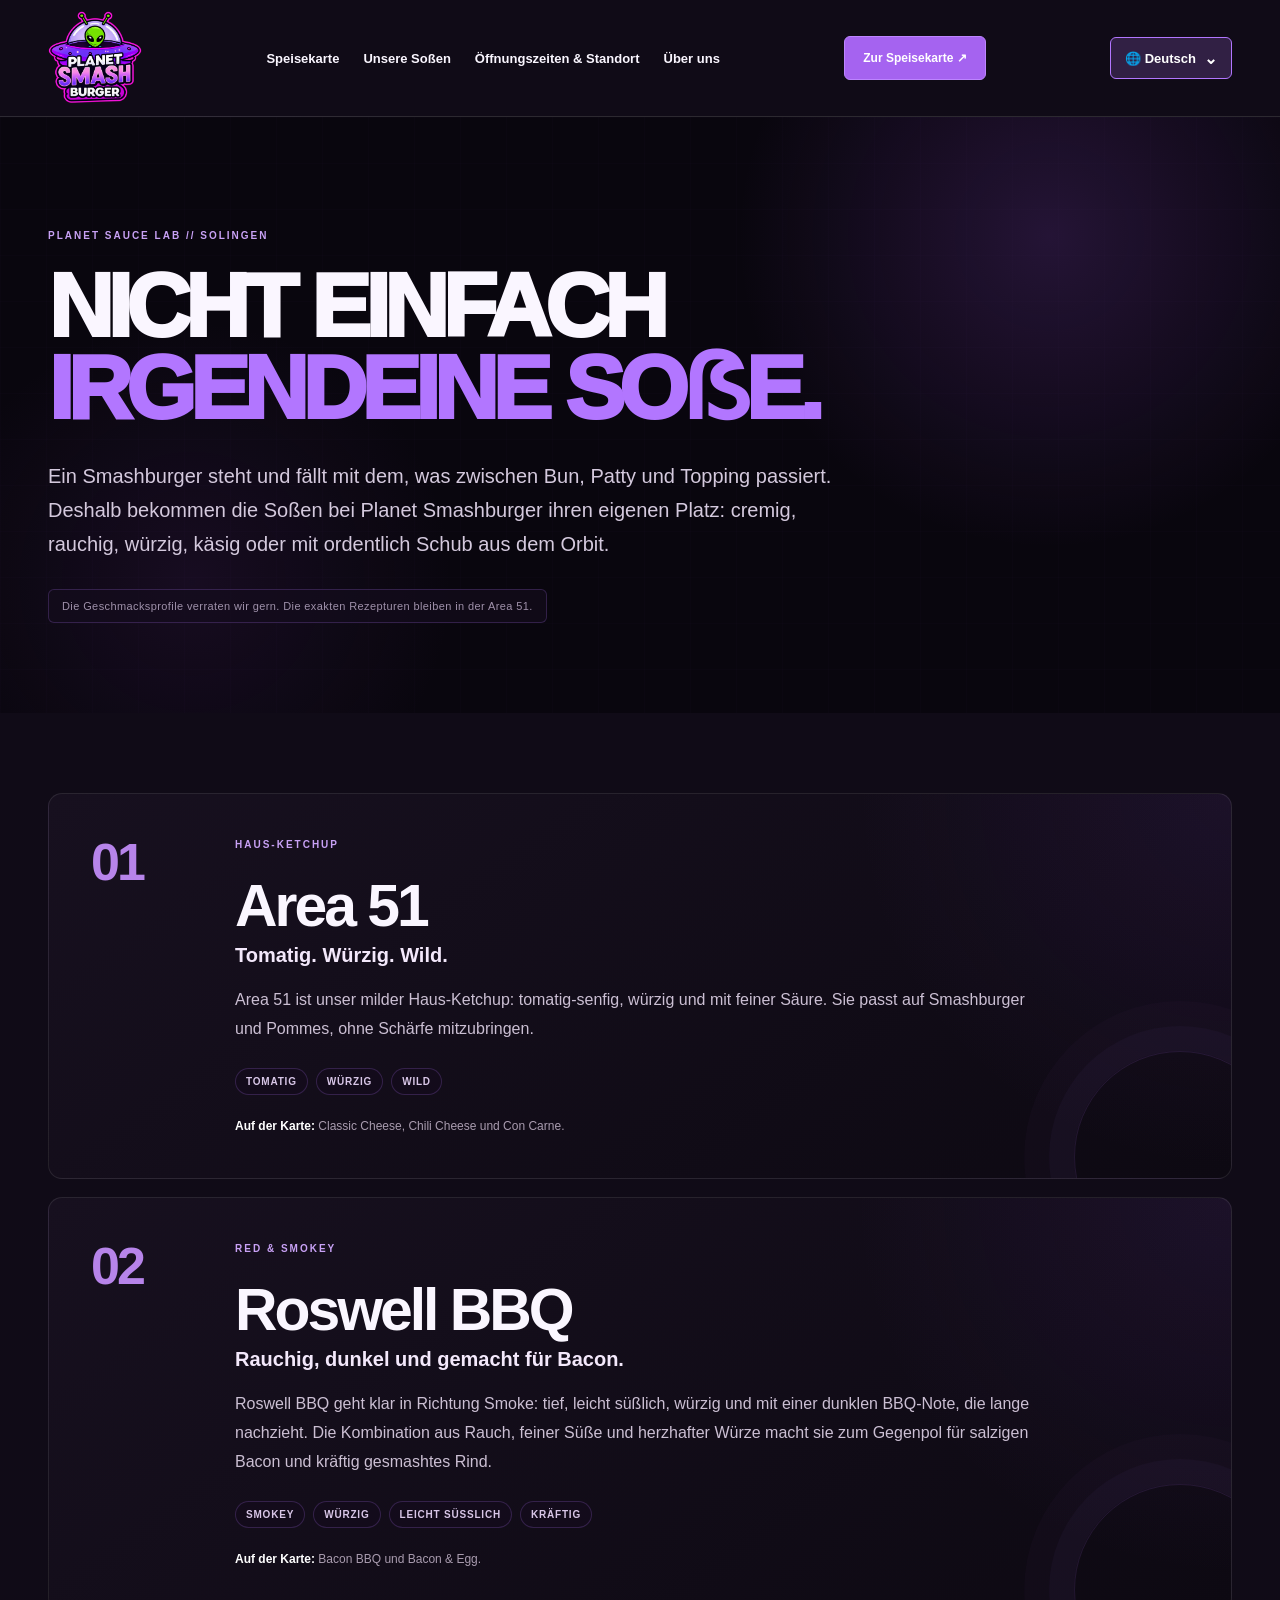
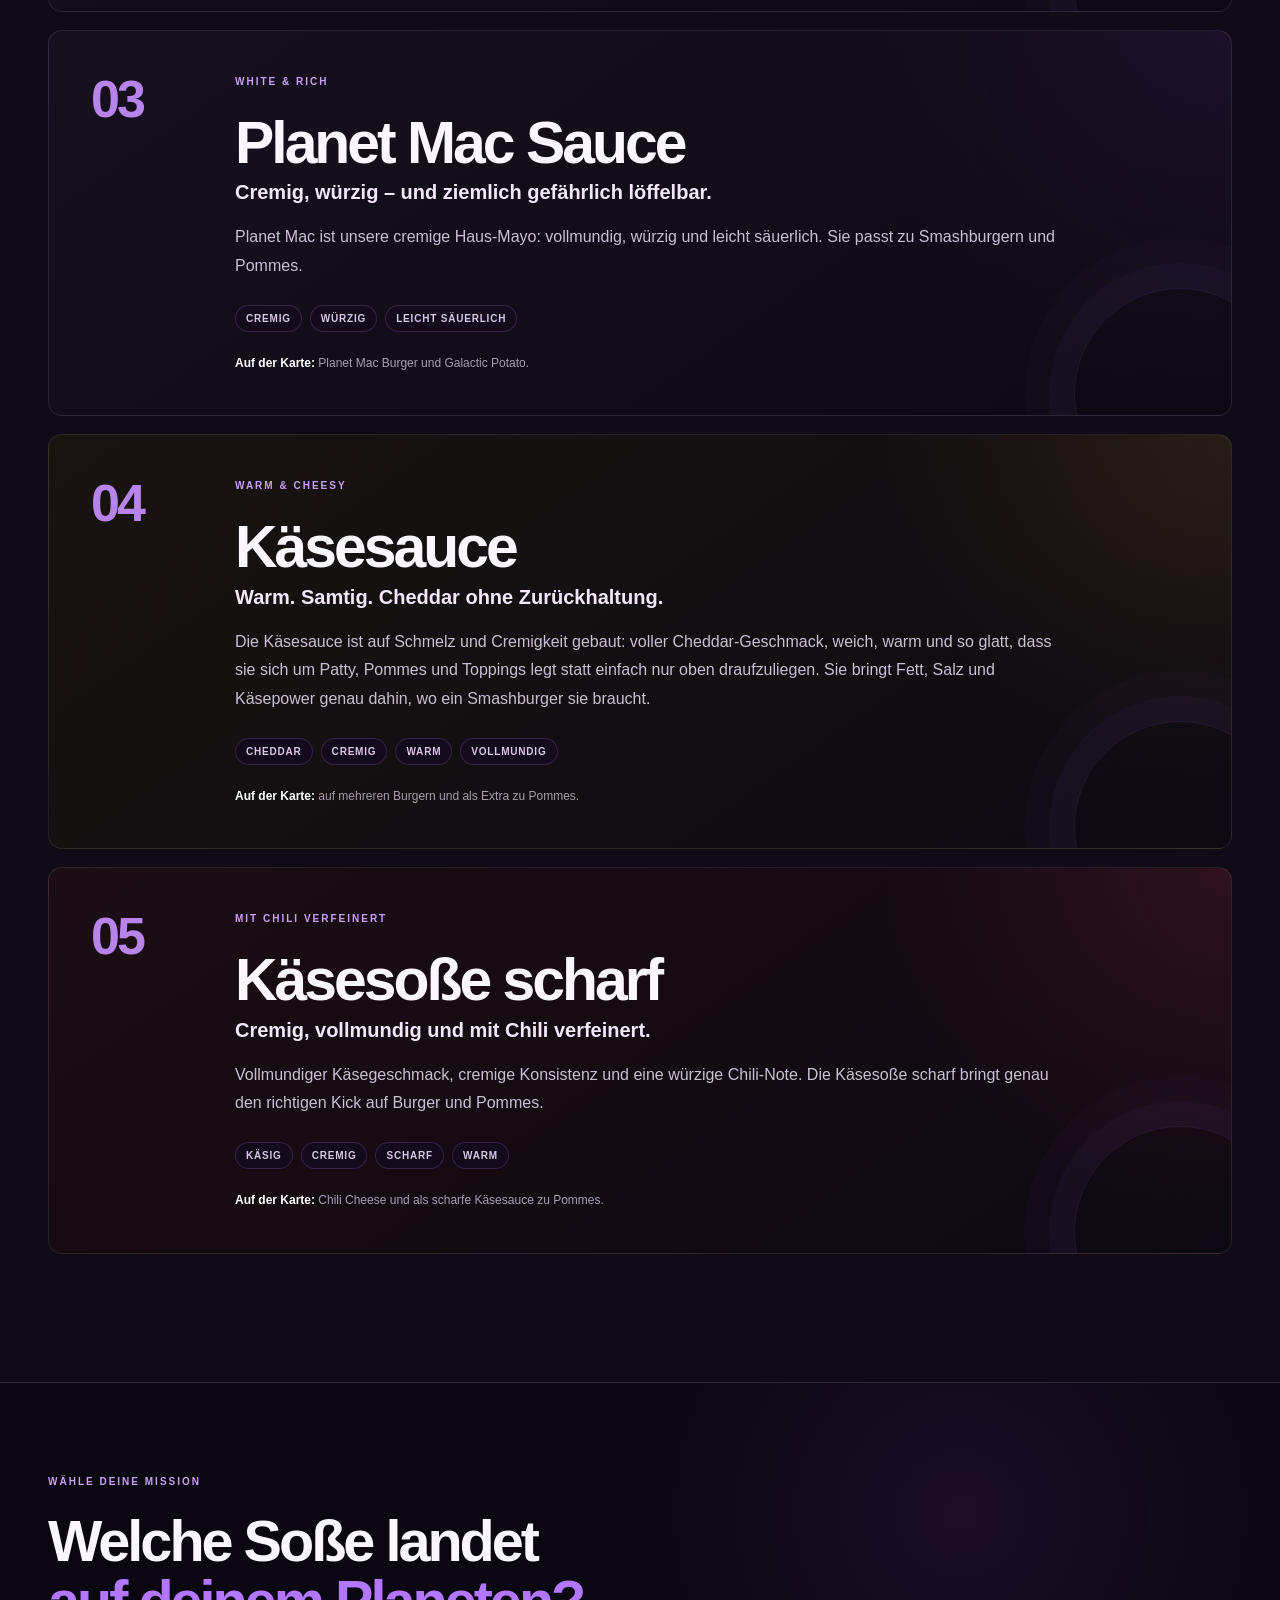
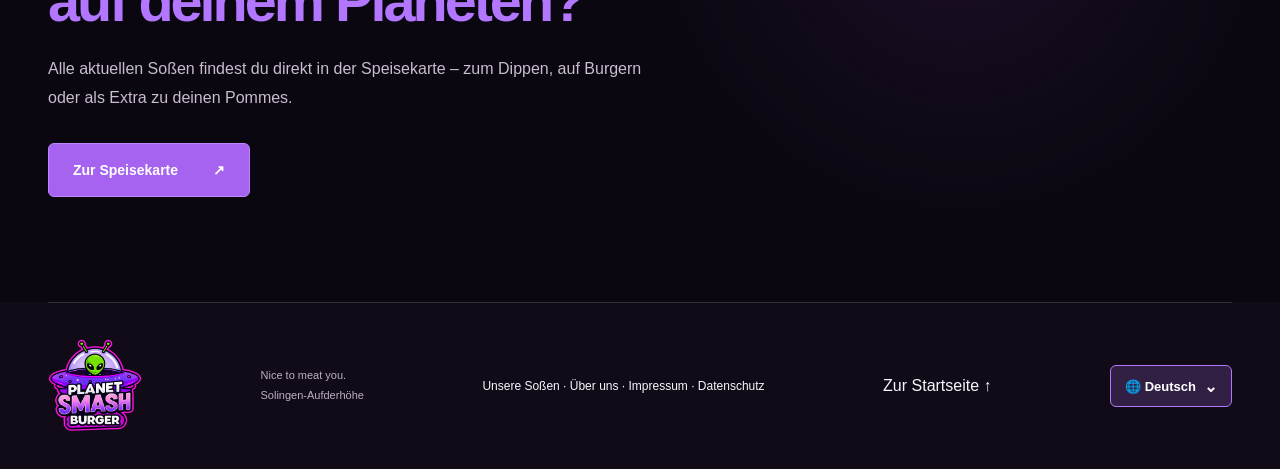
<file: saucen.html>
<!doctype html><html lang="de"><head><link rel="icon" type="image/webp" sizes="1024x1024" href="assets/logo.webp?v=20260928"><meta charset="utf-8"><meta name="viewport" content="width=device-width,initial-scale=1"><meta name="theme-color" content="#10091b"><title>Unsere Soßen · Planet Smashburger</title><link rel="canonical" href="https://planetsmashburger.de/saucen.html"><meta name="description" content="Die hausgemachten Soßen von Planet Smashburger: Area 51, Roswell BBQ, Planet Mac Sauce, Käsesoße und Käsesoße scharf."><link rel="stylesheet" href="styles.css?v=20261106-mobile-1"><script src="translations.js?v=20261109-macburger-1" defer></script><script src="menu-translations.js?v=20261106-8" defer></script><script src="i18n.js?v=20261106-mobile-1" defer></script></head><body>
<a class="skip" href="#main">Zum Inhalt</a>
<header class="header wrap"><a class="brand" href="/" aria-label="Planet Smashburger Startseite"><img class="original-logo" src="assets/logo.webp" width="1024" height="1024" alt="Planet Smash Burger – Original-Logo mit Alien im UFO"></a><nav aria-label="Hauptnavigation"><a href="/#speisekarte">Speisekarte</a><a href="saucen.html" aria-current="page">Unsere Soßen</a><a href="/#besuch">Öffnungszeiten & Standort</a><a href="ueber-uns.html">Über uns</a></nav><a class="button small" href="/#speisekarte">Zur Speisekarte ↗</a></header>

<main id="main" class="sauce-page">
  <section class="sauce-hero">
    <div class="wrap">
      <p class="eyebrow">PLANET SAUCE LAB // SOLINGEN</p>
      <h1>NICHT EINFACH<br><em>IRGENDEINE SOẞE.</em></h1>
      <p class="sauce-lead">Ein Smashburger steht und fällt mit dem, was zwischen Bun, Patty und Topping passiert. Deshalb bekommen die Soßen bei Planet Smashburger ihren eigenen Platz: cremig, rauchig, würzig, käsig oder mit ordentlich Schub aus dem Orbit.</p>
      <p class="sauce-secret">Die Geschmacksprofile verraten wir gern. Die exakten Rezepturen bleiben in der Area 51.</p>
    </div>
  </section>

  <section class="wrap sauce-grid-section">
    <div class="sauce-card" id="area-51">
      <div class="sauce-card-number">01</div>
      <div class="sauce-card-copy">
        <p class="eyebrow">HAUS-KETCHUP</p>
        <h2>Area 51</h2>
        <p class="sauce-tagline">Tomatig. Würzig. Wild.</p>
        <p>Area 51 ist unser milder Haus-Ketchup: tomatig-senfig, würzig und mit feiner Säure. Sie passt auf Smashburger und Pommes, ohne Schärfe mitzubringen.</p>
        <div class="sauce-notes"><span>tomatig</span><span>würzig</span><span>wild</span></div>
        <p class="sauce-pairing"><strong>Auf der Karte:</strong> Classic Cheese, Chili Cheese und Con Carne.</p>
      </div>
    </div>

    <div class="sauce-card" id="roswell-bbq">
      <div class="sauce-card-number">02</div>
      <div class="sauce-card-copy">
        <p class="eyebrow">RED & SMOKEY</p>
        <h2>Roswell BBQ</h2>
        <p class="sauce-tagline">Rauchig, dunkel und gemacht für Bacon.</p>
        <p>Roswell BBQ geht klar in Richtung Smoke: tief, leicht süßlich, würzig und mit einer dunklen BBQ-Note, die lange nachzieht. Die Kombination aus Rauch, feiner Süße und herzhafter Würze macht sie zum Gegenpol für salzigen Bacon und kräftig gesmashtes Rind.</p>
        <div class="sauce-notes"><span>smokey</span><span>würzig</span><span>leicht süßlich</span><span>kräftig</span></div>
        <p class="sauce-pairing"><strong>Auf der Karte:</strong> Bacon BBQ und Bacon & Egg.</p>
      </div>
    </div>

    <div class="sauce-card" id="planet-mac">
      <div class="sauce-card-number">03</div>
      <div class="sauce-card-copy">
        <p class="eyebrow">WHITE & RICH</p>
        <h2>Planet Mac Sauce</h2>
        <p class="sauce-tagline">Cremig, würzig – und ziemlich gefährlich löffelbar.</p>
        <p>Planet Mac ist unsere cremige Haus-Mayo: vollmundig, würzig und leicht säuerlich. Sie passt zu Smashburgern und Pommes.</p>
        <div class="sauce-notes"><span>cremig</span><span>würzig</span><span>leicht säuerlich</span></div>
        <p class="sauce-pairing"><strong>Auf der Karte:</strong> Planet Mac Burger und Galactic Potato.</p>
      </div>
    </div>

    <div class="sauce-card sauce-card-cheese" id="kaesesauce">
      <div class="sauce-card-number">04</div>
      <div class="sauce-card-copy">
        <p class="eyebrow">WARM & CHEESY</p>
        <h2>Käsesauce</h2>
        <p class="sauce-tagline">Warm. Samtig. Cheddar ohne Zurückhaltung.</p>
        <p>Die Käsesauce ist auf Schmelz und Cremigkeit gebaut: voller Cheddar-Geschmack, weich, warm und so glatt, dass sie sich um Patty, Pommes und Toppings legt statt einfach nur oben draufzuliegen. Sie bringt Fett, Salz und Käsepower genau dahin, wo ein Smashburger sie braucht.</p>
        <div class="sauce-notes"><span>cheddar</span><span>cremig</span><span>warm</span><span>vollmundig</span></div>
        <p class="sauce-pairing"><strong>Auf der Karte:</strong> auf mehreren Burgern und als Extra zu Pommes.</p>
      </div>
    </div>

    <div class="sauce-card sauce-card-hot" id="ufo-hot">
      <div class="sauce-card-number">05</div>
      <div class="sauce-card-copy">
        <p class="eyebrow">MIT CHILI VERFEINERT</p>
        <h2>Käsesoße scharf</h2>
        <p class="sauce-tagline">Cremig, vollmundig und mit Chili verfeinert.</p>
        <p>Vollmundiger Käsegeschmack, cremige Konsistenz und eine würzige Chili-Note. Die Käsesoße scharf bringt genau den richtigen Kick auf Burger und Pommes.</p>
        <div class="sauce-notes"><span>käsig</span><span>cremig</span><span>scharf</span><span>warm</span></div>
        <p class="sauce-pairing"><strong>Auf der Karte:</strong> Chili Cheese und als scharfe Käsesauce zu Pommes.</p>
      </div>
    </div>
  </section>

  <section class="sauce-cta">
    <div class="wrap">
      <p class="eyebrow">WÄHLE DEINE MISSION</p>
      <h2>Welche Soße landet<br><em>auf deinem Planeten?</em></h2>
      <p>Alle aktuellen Soßen findest du direkt in der Speisekarte – zum Dippen, auf Burgern oder als Extra zu deinen Pommes.</p>
      <a class="button" href="/#speisekarte">Zur Speisekarte <span>↗</span></a>
    </div>
  </section>
</main>

<footer class="wrap"><a class="brand" href="/"><img class="original-logo" src="assets/logo.webp" width="1024" height="1024" alt="Planet Smash Burger"></a><p>Nice to meat you.<br>Solingen-Aufderhöhe</p><nav aria-label="Weitere Informationen"><a href="saucen.html">Unsere Soßen</a> · <a href="ueber-uns.html">Über uns</a> · <a href="impressum.html">Impressum</a> · <a href="datenschutz.html">Datenschutz</a></nav><a href="/">Zur Startseite ↑</a></footer>
</body></html>
</file>
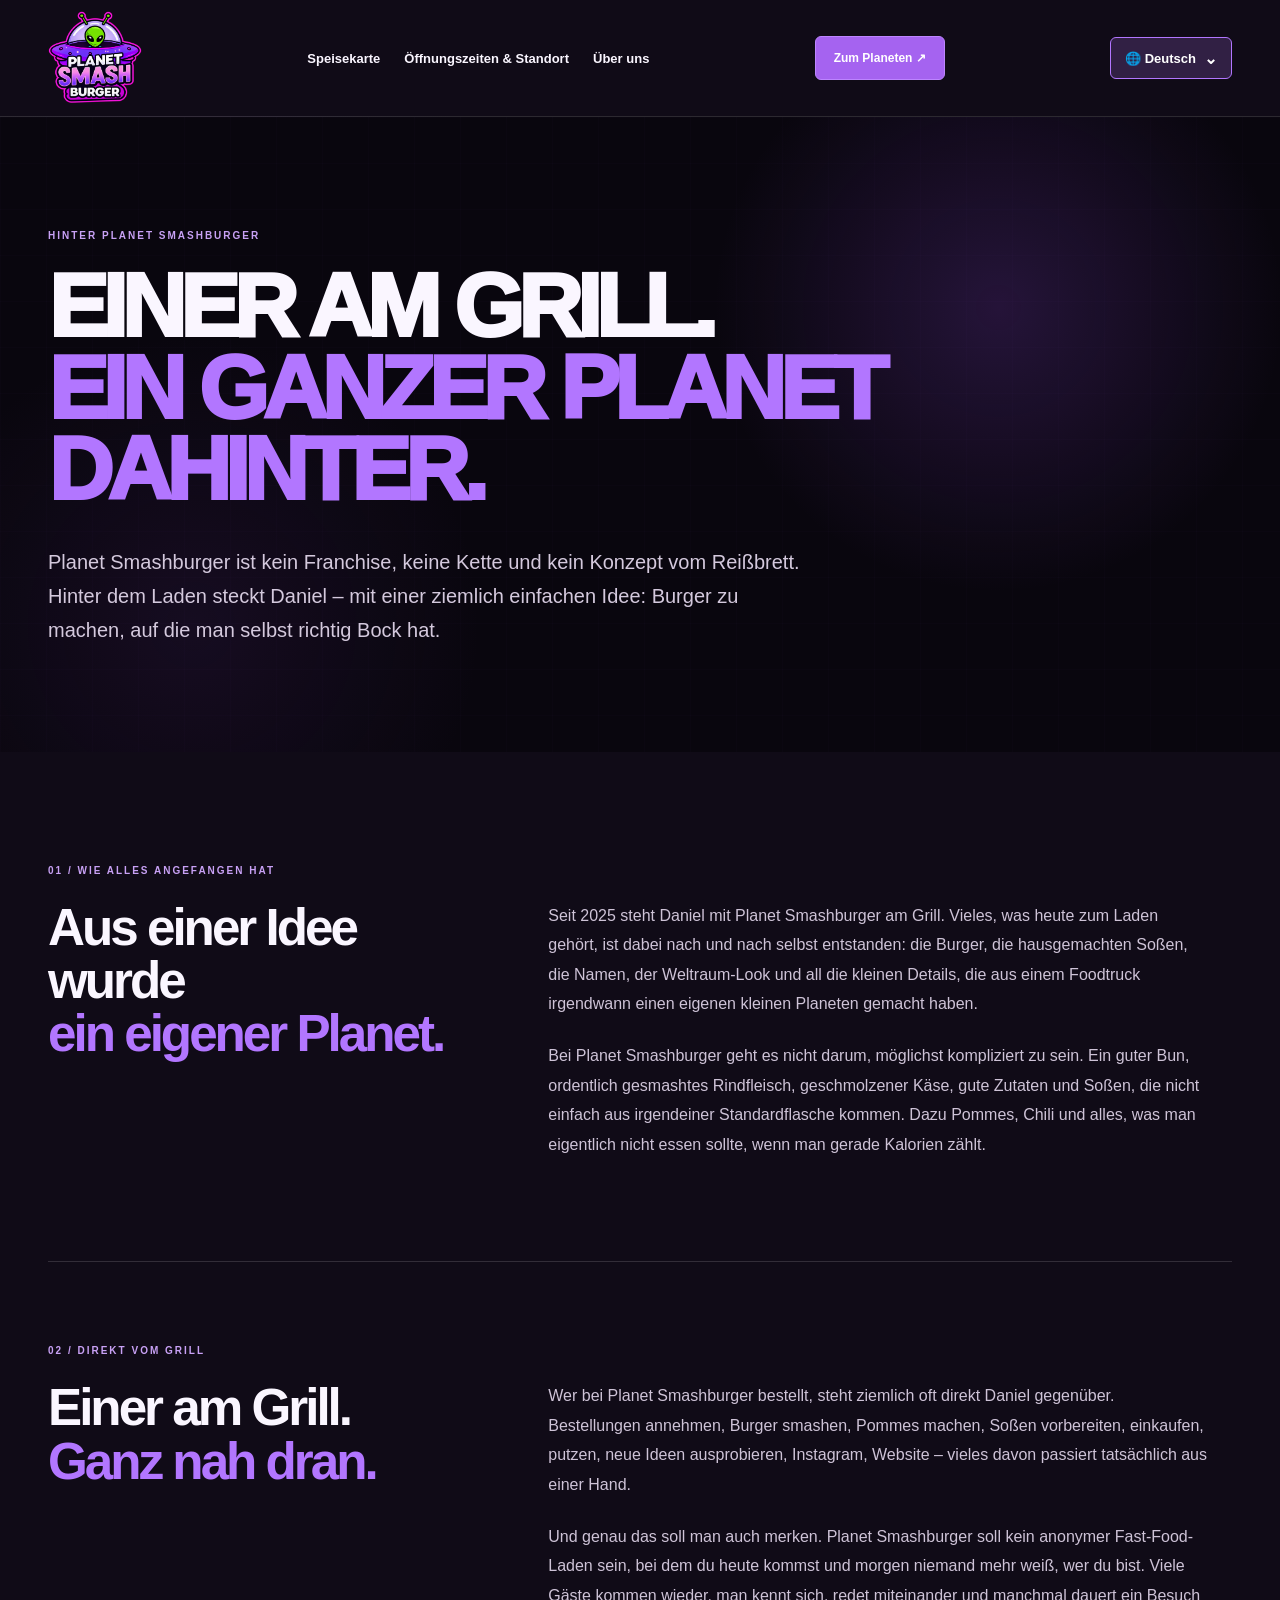
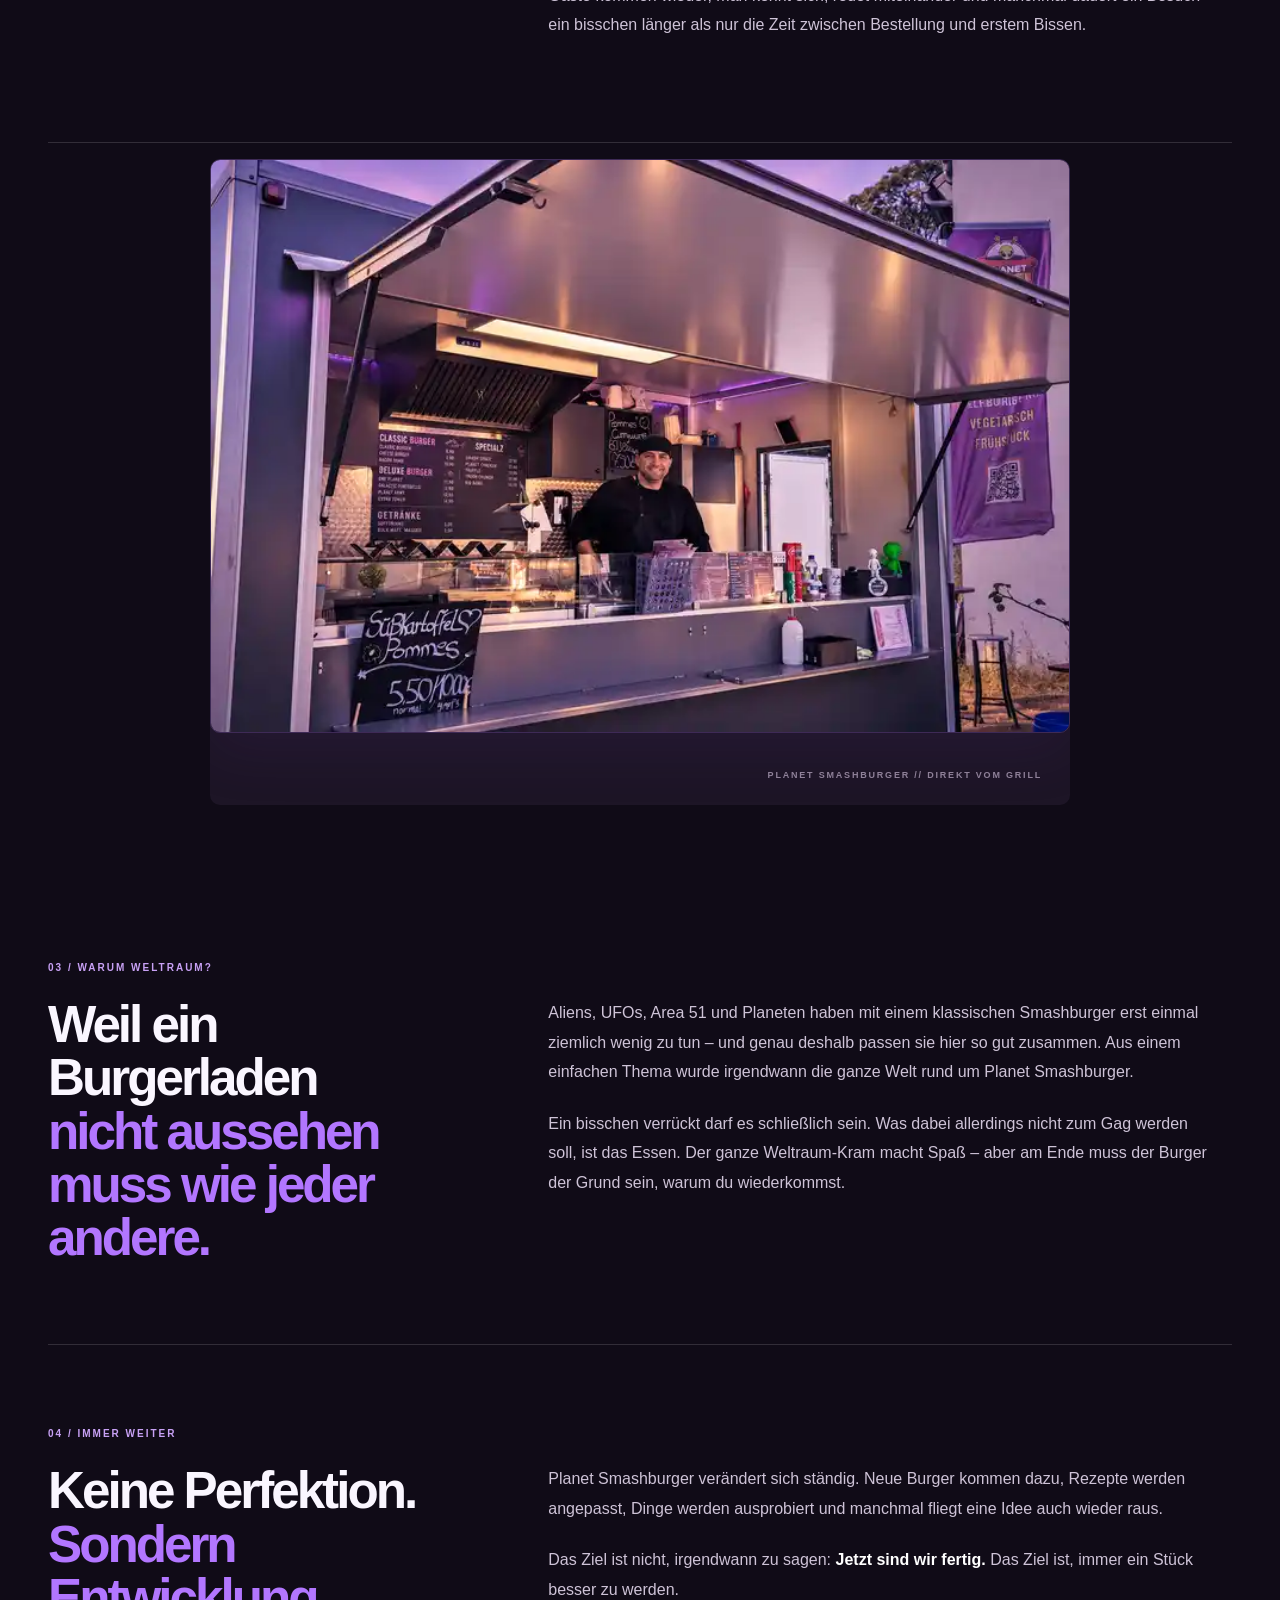
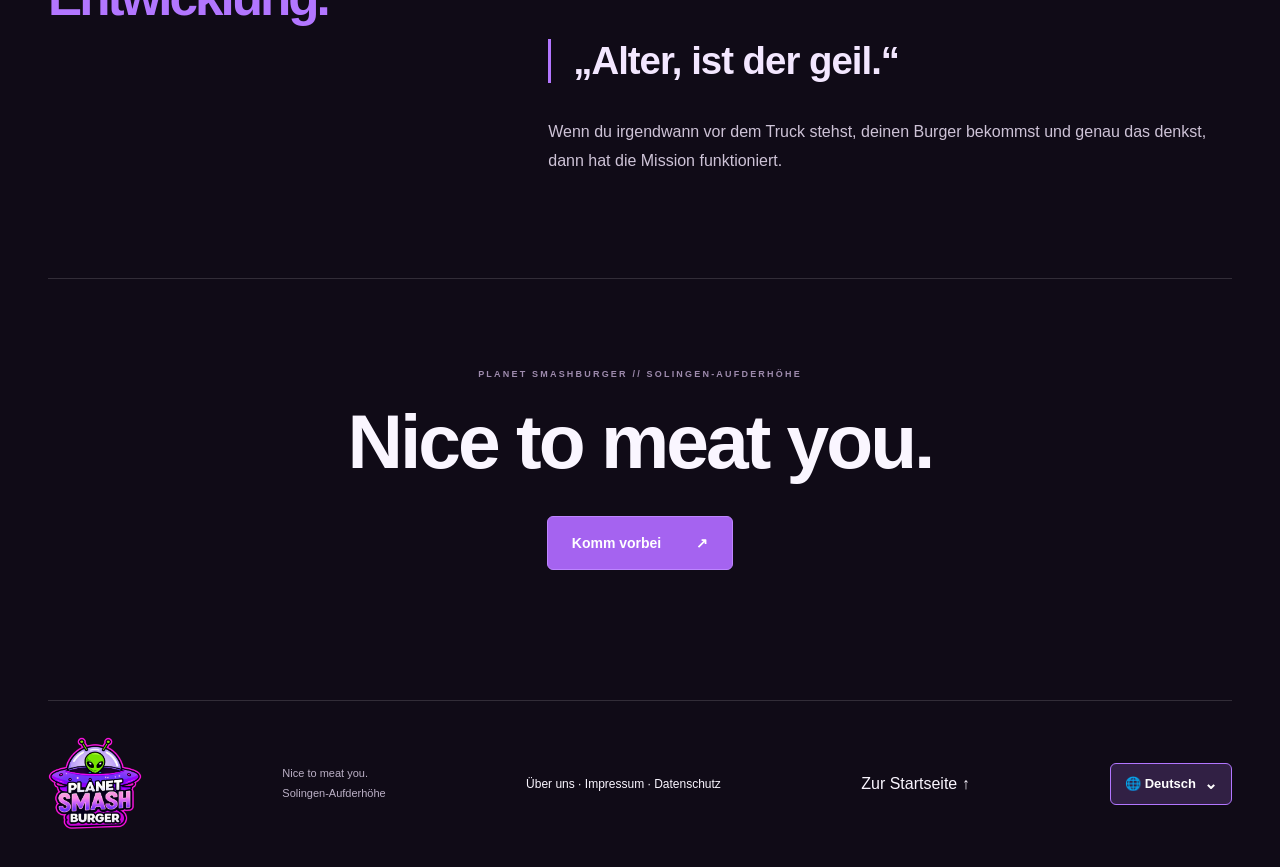
<file: ueber-uns.html>
<!doctype html><html lang="de"><head><link rel="icon" type="image/webp" sizes="1024x1024" href="assets/logo.webp?v=20260928"><meta charset="utf-8"><meta name="viewport" content="width=device-width,initial-scale=1"><meta name="theme-color" content="#10091b"><title>Über uns · Planet Smashburger</title><meta name="description" content="Die Geschichte hinter Planet Smashburger in Solingen: Daniel, Smashburger, hausgemachte Soßen und ein eigener kleiner Burger-Planet."><link rel="stylesheet" href="styles.css?v=20261106-mobile-1"><script src="translations.js?v=20260928-15" defer></script><script src="i18n.js?v=20261106-mobile-1" defer></script></head><body>
<a class="skip" href="#main">Zum Inhalt</a>
<header class="header wrap"><a class="brand" href="/" aria-label="Planet Smashburger Startseite"><img class="original-logo" src="assets/logo.webp" width="1024" height="1024" alt="Planet Smash Burger – Original-Logo mit Alien im UFO"></a><nav aria-label="Hauptnavigation"><a href="/#speisekarte">Speisekarte</a><a href="/#besuch">Öffnungszeiten & Standort</a><a href="ueber-uns.html" aria-current="page">Über uns</a></nav><a class="button small" href="/#besuch">Zum Planeten ↗</a></header>
<main id="main" class="about-page">
  <section class="about-hero">
    <div class="wrap">
      <p class="eyebrow">HINTER PLANET SMASHBURGER</p>
      <h1>EINER AM GRILL.<br><em>EIN GANZER PLANET DAHINTER.</em></h1>
      <p class="about-lead">Planet Smashburger ist kein Franchise, keine Kette und kein Konzept vom Reißbrett. Hinter dem Laden steckt Daniel – mit einer ziemlich einfachen Idee: Burger zu machen, auf die man selbst richtig Bock hat.</p>
    </div>
  </section>

  <section class="wrap about-story">
    <div class="about-story-block">
      <p class="eyebrow">01 / WIE ALLES ANGEFANGEN HAT</p>
      <h2>Aus einer Idee wurde<br><em>ein eigener Planet.</em></h2>
      <div class="about-story-copy">
        <p>Seit 2025 steht Daniel mit Planet Smashburger am Grill. Vieles, was heute zum Laden gehört, ist dabei nach und nach selbst entstanden: die Burger, die hausgemachten Soßen, die Namen, der Weltraum-Look und all die kleinen Details, die aus einem Foodtruck irgendwann einen eigenen kleinen Planeten gemacht haben.</p>
        <p>Bei Planet Smashburger geht es nicht darum, möglichst kompliziert zu sein. Ein guter Bun, ordentlich gesmashtes Rindfleisch, geschmolzener Käse, gute Zutaten und Soßen, die nicht einfach aus irgendeiner Standardflasche kommen. Dazu Pommes, Chili und alles, was man eigentlich nicht essen sollte, wenn man gerade Kalorien zählt.</p>
      </div>
    </div>

    <div class="about-story-block">
      <p class="eyebrow">02 / DIREKT VOM GRILL</p>
      <h2>Einer am Grill.<br><em>Ganz nah dran.</em></h2>
      <div class="about-story-copy">
        <p>Wer bei Planet Smashburger bestellt, steht ziemlich oft direkt Daniel gegenüber. Bestellungen annehmen, Burger smashen, Pommes machen, Soßen vorbereiten, einkaufen, putzen, neue Ideen ausprobieren, Instagram, Website – vieles davon passiert tatsächlich aus einer Hand.</p>
        <p>Und genau das soll man auch merken. Planet Smashburger soll kein anonymer Fast-Food-Laden sein, bei dem du heute kommst und morgen niemand mehr weiß, wer du bist. Viele Gäste kommen wieder, man kennt sich, redet miteinander und manchmal dauert ein Besuch ein bisschen länger als nur die Zeit zwischen Bestellung und erstem Bissen.</p>
      </div>
    </div>

    <figure class="about-photo">
      <img src="assets/about-foodtruck.webp" width="720" height="480" alt="Daniel im Planet-Smashburger-Foodtruck" loading="lazy">
      <figcaption>PLANET SMASHBURGER // DIREKT VOM GRILL</figcaption>
    </figure>

    <div class="about-story-block">
      <p class="eyebrow">03 / WARUM WELTRAUM?</p>
      <h2>Weil ein Burgerladen<br><em>nicht aussehen muss wie jeder andere.</em></h2>
      <div class="about-story-copy">
        <p>Aliens, UFOs, Area 51 und Planeten haben mit einem klassischen Smashburger erst einmal ziemlich wenig zu tun – und genau deshalb passen sie hier so gut zusammen. Aus einem einfachen Thema wurde irgendwann die ganze Welt rund um Planet Smashburger.</p>
        <p>Ein bisschen verrückt darf es schließlich sein. Was dabei allerdings nicht zum Gag werden soll, ist das Essen. Der ganze Weltraum-Kram macht Spaß – aber am Ende muss der Burger der Grund sein, warum du wiederkommst.</p>
      </div>
    </div>

    <div class="about-story-block">
      <p class="eyebrow">04 / IMMER WEITER</p>
      <h2>Keine Perfektion.<br><em>Sondern Entwicklung.</em></h2>
      <div class="about-story-copy">
        <p>Planet Smashburger verändert sich ständig. Neue Burger kommen dazu, Rezepte werden angepasst, Dinge werden ausprobiert und manchmal fliegt eine Idee auch wieder raus.</p>
        <p>Das Ziel ist nicht, irgendwann zu sagen: <strong>Jetzt sind wir fertig.</strong> Das Ziel ist, immer ein Stück besser zu werden.</p>
        <blockquote>„Alter, ist der geil.“</blockquote>
        <p>Wenn du irgendwann vor dem Truck stehst, deinen Burger bekommst und genau das denkst, dann hat die Mission funktioniert.</p>
      </div>
    </div>

    <div class="about-signoff">
      <span>PLANET SMASHBURGER // SOLINGEN-AUFDERHÖHE</span>
      <strong>Nice to meat you.</strong>
      <a class="button" href="/#besuch">Komm vorbei <span>↗</span></a>
    </div>
  </section>
</main>
<footer class="wrap"><a class="brand" href="/"><img class="original-logo" src="assets/logo.webp" width="1024" height="1024" alt="Planet Smash Burger"></a><p>Nice to meat you.<br>Solingen-Aufderhöhe</p><nav aria-label="Weitere Informationen"><a href="ueber-uns.html">Über uns</a> · <a href="impressum.html">Impressum</a> · <a href="datenschutz.html">Datenschutz</a></nav><a href="/">Zur Startseite ↑</a></footer>
</body></html>
</file>
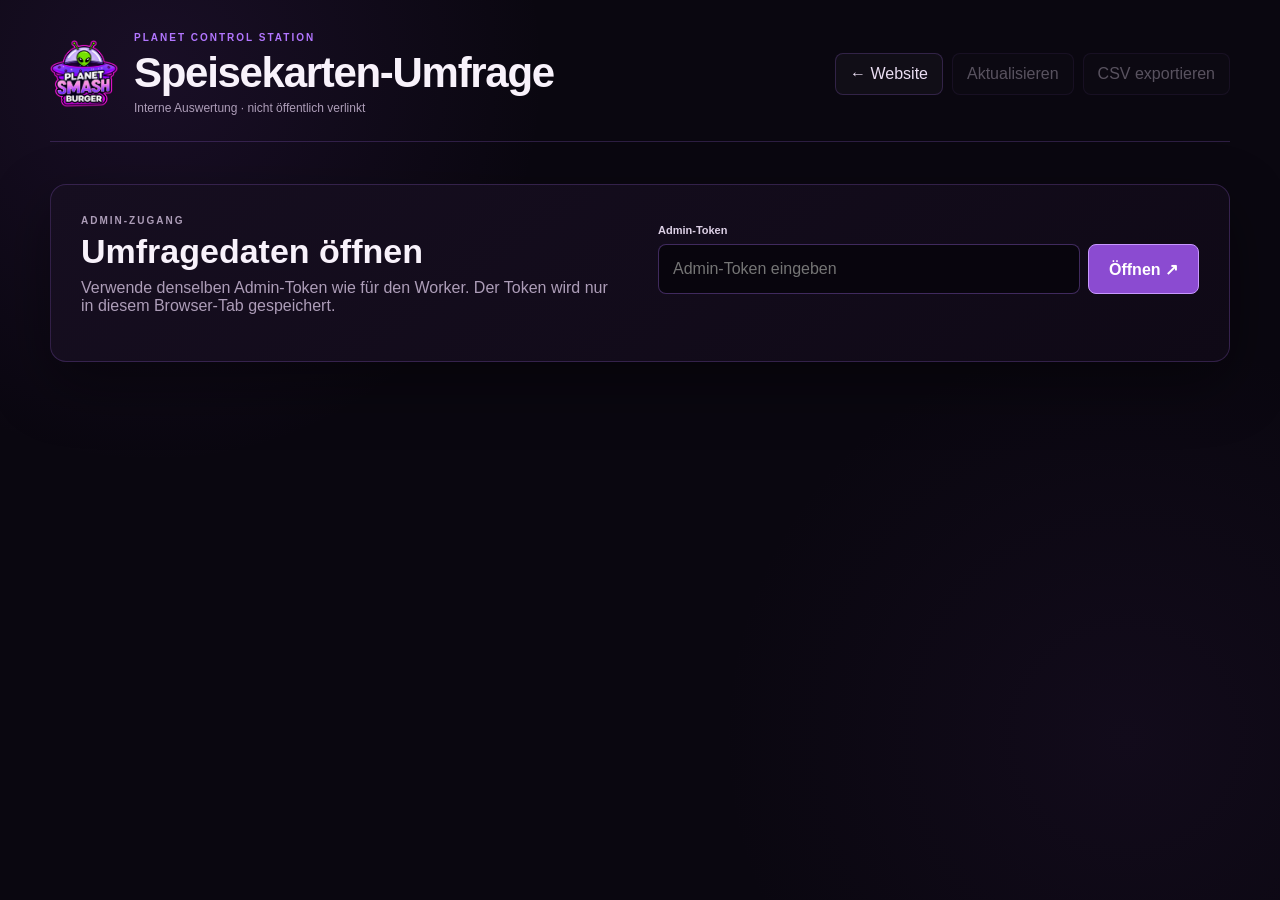
<file: umfrage-admin.html>
<!doctype html>
<html lang="de">
<head>
  <meta charset="utf-8">
  <meta name="viewport" content="width=device-width,initial-scale=1">
  <meta name="robots" content="noindex,nofollow,noarchive">
  <meta name="theme-color" content="#100b17">
  <title>Planet Smashburger · Umfrage Admin</title>
  <link rel="icon" type="image/webp" href="assets/logo.webp?v=20260928">
  <link rel="stylesheet" href="umfrage-admin.css?v=20260928">
  <script src="umfrage-admin.js?v=20260928" defer></script>
</head>
<body>
  <main class="admin-shell">
    <header class="admin-header">
      <div class="brand">
        <img src="assets/logo.webp?v=20260928" alt="Planet Smashburger">
        <div>
          <p class="eyebrow">PLANET CONTROL STATION</p>
          <h1>Speisekarten-Umfrage</h1>
          <p class="sub">Interne Auswertung · nicht öffentlich verlinkt</p>
        </div>
      </div>
      <div class="header-actions">
        <a class="ghost-link" href="/">← Website</a>
        <button class="ghost-button" type="button" data-refresh disabled>Aktualisieren</button>
        <button class="ghost-button" type="button" data-export disabled>CSV exportieren</button>
      </div>
    </header>

    <section class="login-card" data-login>
      <div>
        <p class="eyebrow">ADMIN-ZUGANG</p>
        <h2>Umfragedaten öffnen</h2>
        <p>Verwende denselben Admin-Token wie für den Worker. Der Token wird nur in diesem Browser-Tab gespeichert.</p>
      </div>
      <form data-login-form>
        <label for="admin-token">Admin-Token</label>
        <div class="token-row">
          <input id="admin-token" data-token type="password" autocomplete="off" spellcheck="false" placeholder="Admin-Token eingeben" required>
          <button type="submit">Öffnen ↗</button>
        </div>
        <p class="status" data-login-status role="status" aria-live="polite"></p>
      </form>
    </section>

    <section class="dashboard" data-dashboard hidden>
      <div class="topline">
        <div>
          <p class="eyebrow">LIVE-AUSWERTUNG</p>
          <h2>Was fehlt auf der Karte?</h2>
        </div>
        <button class="logout-button" type="button" data-logout>Token vergessen</button>
      </div>

      <div class="stats-grid">
        <article class="stat-card">
          <span>Antworten gesamt</span>
          <strong data-total>0</strong>
        </article>
        <article class="stat-card yes">
          <span>„Mir fehlt was“</span>
          <strong data-yes>0</strong>
          <small data-yes-percent>0 %</small>
        </article>
        <article class="stat-card no">
          <span>„Passt so“</span>
          <strong data-no>0</strong>
          <small data-no-percent>0 %</small>
        </article>
      </div>

      <section class="ratio-card">
        <div class="ratio-head">
          <strong>Verteilung</strong>
          <span data-updated>Noch nicht geladen</span>
        </div>
        <div class="ratio-bar" aria-label="Ja-Nein-Verteilung">
          <div class="ratio-yes" data-ratio-yes style="width:0%"></div>
          <div class="ratio-no" data-ratio-no style="width:0%"></div>
        </div>
        <div class="ratio-legend">
          <span><i class="dot yes-dot"></i> Fehlt etwas</span>
          <span><i class="dot no-dot"></i> Passt so</span>
        </div>
      </section>

      <section class="responses-card">
        <div class="responses-head">
          <div>
            <p class="eyebrow">FREITEXT-ANTWORTEN</p>
            <h3>Was Besucher vermissen</h3>
          </div>
          <div class="filter-row" role="group" aria-label="Antworten filtern">
            <button class="filter is-active" type="button" data-filter="missing">Nur Ideen</button>
            <button class="filter" type="button" data-filter="all">Alle</button>
          </div>
        </div>

        <div class="response-list" data-responses>
          <p class="empty">Noch keine Daten geladen.</p>
        </div>
      </section>

      <p class="dashboard-status" data-dashboard-status role="status" aria-live="polite"></p>
    </section>
  </main>
</body>
</html>
</file>
<file: styles.css>
:root{--bg:#100b17;--ink:#faf6ff;--muted:#bbb0c6;--purple:#b276ff;--line:#ffffff24}*{box-sizing:border-box}html{scroll-behavior:smooth;scroll-padding-top:24px}body{margin:0;background:var(--bg);color:var(--ink);font-family:Arial,Helvetica,sans-serif}a{color:inherit;text-decoration:none}button,a,summary{-webkit-tap-highlight-color:transparent}a:focus-visible,summary:focus-visible{outline:3px solid #dbb8ff;outline-offset:6px}a:hover{color:#d8b6ff}.wrap{max-width:1264px;width:calc(100% - 96px);margin:auto}.header{height:108px;display:flex;align-items:center;justify-content:space-between;gap:30px}.brand{display:flex;gap:12px;align-items:center;font-weight:900;line-height:1;font-size:24px;letter-spacing:-1px}.brand span span{display:block;font-size:11px;letter-spacing:1px;margin-top:5px}.planet{font-size:31px;border:2px solid #b276ff;border-radius:50%;width:45px;height:45px;display:grid;place-items:center;transform:rotate(-20deg);color:#d1a1ff}.header nav{display:flex;gap:32px;font-size:13px;font-weight:700}.button{min-height:54px;display:inline-flex;align-items:center;justify-content:center;gap:35px;background:#a563f0;color:#fff;border:1px solid #bd85ff;border-radius:6px;padding:17px 24px;font-size:14px;font-weight:800;transition:background .2s,transform .2s}.button:hover{background:#8240ca;color:white;transform:translateY(-2px)}.button.small{min-height:44px;padding:13px 18px;font-size:12px}.hero{position:relative;min-height:670px;isolation:isolate;background:#07050b;overflow:hidden}.hero-art{position:absolute;z-index:-2;inset:0}.hero-art img{height:100%;width:100%;object-fit:cover;object-position:center}.hero:after{content:'';position:absolute;inset:0;z-index:-1;background:linear-gradient(90deg,#08050de8 0%,#08050d8a 32%,transparent 60%)}.hero-copy{padding-top:91px;position:relative}.eyebrow{font-size:10px;font-weight:800;letter-spacing:2px;line-height:1.7;color:#c8a1f5;margin:0 0 22px}.eyebrow span{margin:0 10px;color:#80708d}h1{font-size:clamp(65px,7.1vw,106px);font-weight:950;line-height:.91;letter-spacing:-6px;margin:0}em{font-style:normal;color:var(--purple)}.intro{font-size:19px;line-height:1.5;color:#ded5e7;margin:25px 0}.hero-status{display:flex;align-items:center;gap:9px;font-size:11px;margin-top:24px;color:#d5c9df}.hero-status i{width:6px;height:6px;border-radius:100%;background:#cfacf7}.hero-bottom{position:absolute;bottom:25px;left:0;right:0;display:flex;justify-content:space-between;letter-spacing:2px;font-size:9px;color:#c3b3d0}.ticker{white-space:nowrap;overflow:hidden;background:#ad76ed;color:#160d22;padding:18px 0;font-weight:900;font-size:20px;letter-spacing:1px;word-spacing:15px;text-align:center}.ticker span{padding:0 24px}.section{padding-top:100px;padding-bottom:100px}.section-heading{display:flex;justify-content:space-between;align-items:end;gap:30px;margin-bottom:38px}h2{font-size:clamp(40px,4.5vw,64px);letter-spacing:-3px;line-height:1.04;margin:0}.section-heading>p{font-size:14px;color:var(--muted);line-height:1.8;margin-bottom:4px}.food-grid{display:grid;grid-template-columns:1.25fr 1fr;gap:24px}figure{margin:0;position:relative;overflow:hidden;border-radius:10px;background:#1d1526}figure img{width:100%;height:380px;object-fit:cover;display:block}figure:first-child img{object-position:center 38%}figcaption{padding:25px 28px}figcaption span{font-size:9px;color:#b692d8;letter-spacing:2px}h3{font-size:19px;margin:10px 0 0;letter-spacing:-.5px}.menu-section{padding:90px 0;background:#191122;border-block:1px solid var(--line)}.text-link{font-size:13px;border-bottom:1px solid #a875d7;padding:12px 0}.menu-note{font-size:12px;line-height:1.7;color:var(--muted);margin:22px 0}.menu-note a{text-decoration:underline}details{border-top:1px solid var(--line)}details:last-of-type{border-bottom:1px solid var(--line)}summary{cursor:pointer;min-height:80px;display:flex;align-items:center;justify-content:space-between;font-weight:800;font-size:23px;list-style:none}summary::-webkit-details-marker{display:none}summary span{color:#be8df8;font-size:12px;letter-spacing:2px}details[open] summary{color:#c69af9}.menu-grid{display:grid;grid-template-columns:1fr 1fr;gap:0 64px}.menu-item{display:flex;justify-content:space-between;gap:24px;border-bottom:1px solid #ffffff12;padding:23px 0;break-inside:avoid}.menu-item h3{margin:0;font-size:18px}.menu-item p{max-width:420px;font-size:12px;line-height:1.7;color:var(--muted);margin:10px 0 0}.menu-item strong{white-space:nowrap;font-size:16px;color:#dec6fb}.extras{display:flex;gap:35px;flex-wrap:wrap;padding:24px 0;font-size:12px;color:var(--muted)}.extras b{color:white;margin-left:10px}.combo{display:flex;align-items:center;justify-content:space-between;gap:20px;padding:25px 30px;background:linear-gradient(115deg,#4b296e,#2a193d);border:1px solid #b276ff45;border-radius:8px;margin:5px 0 35px}.combo .eyebrow{margin:0;font-size:9px}.combo h3{font-size:26px}.combo p:last-child{font-size:12px;color:#d3c4e4}.combo>strong{font-size:30px;white-space:nowrap}.visit{display:grid;grid-template-columns:1fr 1fr;gap:80px;align-items:center}.visit-photo{position:relative;overflow:hidden;border-radius:10px}.visit-photo img{width:100%;height:555px;object-fit:cover;display:block;border-radius:10px}.visit-photo::after{content:"";position:absolute;inset:0;z-index:1;pointer-events:none;border-radius:10px;background:rgba(126,82,166,.16);mix-blend-mode:color}.visit-photo>span{position:absolute;z-index:2;bottom:25px;left:25px;font-size:10px;letter-spacing:2px;background:#0c091dc7;padding:13px}.visit h2{font-size:58px}.visit address{font-size:18px;line-height:1.6;font-style:normal;margin:25px 0}.visit-status{color:#c799ff;font-size:12px}.hours{margin:28px 0}.hours div{display:flex;justify-content:space-between;gap:20px;padding:16px 0;border-bottom:1px solid var(--line);font-size:13px}.hours dd{margin:0;font-weight:700}.hours dt{color:var(--muted)}footer{border-top:1px solid var(--line);padding:36px 0;display:flex;align-items:center;justify-content:space-between;gap:25px}footer p,footer>a:last-child{font-size:11px;color:var(--muted);line-height:1.8}.mobile-actions{display:none}.skip{position:fixed;top:-100px;left:20px;background:white;color:black;padding:15px;z-index:20}.skip:focus{top:15px}@media(min-width:1600px){.hero{min-height:760px}.hero-copy{padding-top:130px}}
@media(max-width:800px){.wrap{width:calc(100% - 40px)}.header{height:82px}.brand{font-size:20px}.brand span span{font-size:9px}.planet{width:36px;height:36px;font-size:24px}.header nav{display:none}.header .button{font-size:11px;padding:12px}.hero{min-height:0;padding-bottom:45px}.hero-copy{padding-top:36px}.hero-copy .eyebrow{font-size:8px;letter-spacing:1.1px;margin-bottom:22px}h1{font-size:clamp(56px,12vw,90px);letter-spacing:-3.5px;line-height:.94}.intro{font-size:16px;margin:22px 0}.hero-art{position:relative;inset:auto;z-index:-1;margin-top:24px;width:100%;aspect-ratio:1.45;order:2}.hero-art img{object-fit:cover;object-position:right center}.hero{display:flex;flex-direction:column}.hero-copy{order:1}.hero-bottom{bottom:17px;font-size:7px;letter-spacing:1px}.hero-status{font-size:10px;margin-top:18px}.hero:after{display:none}.ticker{font-size:14px;padding:15px 0}.ticker span{padding:0 10px}.section{padding-top:65px;padding-bottom:65px}.section-heading{display:block;margin-bottom:28px}.section-heading>p{margin-top:23px;font-size:13px}h2{font-size:43px;letter-spacing:-2px}.eyebrow{font-size:8px;letter-spacing:1.5px;margin-bottom:16px}.food-grid{gap:18px;grid-template-columns:1fr}figure img{height:auto;aspect-ratio:1.32;object-fit:cover}figure:nth-child(2) img{aspect-ratio:1.35;object-position:center 38%}figcaption{padding:20px}figcaption h3{font-size:20px}.menu-section{padding:60px 0}.text-link{display:inline-block;margin-top:20px}.menu-grid{grid-template-columns:1fr}.menu-item{padding:22px 0;gap:17px}.menu-item h3{font-size:17px}.menu-item p{font-size:12px}.menu-item strong{font-size:15px}summary{font-size:20px;min-height:76px}.extras{gap:18px}.combo{padding:22px 18px}.combo h3{font-size:22px}.combo>strong{font-size:24px}.combo p:last-child{max-width:175px;line-height:1.5}.visit{grid-template-columns:1fr;gap:35px}.visit-photo img{height:380px;object-position:center 60%}.visit h2{font-size:48px}.visit-copy .button{width:100%}footer{align-items:start;flex-wrap:wrap;padding-bottom:110px}footer p{margin:0}footer>a:last-child{width:100%}.mobile-actions{position:fixed;bottom:0;left:0;right:0;z-index:10;display:flex;padding:10px 14px calc(10px + env(safe-area-inset-bottom));gap:10px;background:#130c1deb;border-top:1px solid #a56ae84a;backdrop-filter:blur(15px)}.mobile-actions a{flex:1;display:grid;place-items:center;min-height:46px;font-size:13px;font-weight:800;border:1px solid #b881f95e;border-radius:5px}.mobile-actions a:last-child{background:#a563f0}.visit-photo>span{font-size:8px;left:18px}}@media(prefers-reduced-motion:reduce){html{scroll-behavior:auto}*{transition:none!important}}

.secondary{background:#1c112acc;border-color:#a475d76b}.call-closed{display:flex;align-items:center;min-height:54px;font-size:12px;line-height:1.5;color:#d3bfdc;border:1px solid #b276ff40;background:#1f132dc9;padding:13px 18px;border-radius:6px;max-width:265px}.header-call .call-closed{min-height:44px;max-width:185px;font-size:10px;padding:9px 12px}.header{gap:18px}.header nav{gap:24px}.header-call{margin-left:auto}.header-call .button{min-height:44px;padding:12px 18px;font-size:12px}.preorder{border-top:1px solid var(--line);padding-top:12px}.preorder p{font-size:13px;line-height:1.7;color:var(--muted);max-width:340px}.preorder h3{font-size:19px}@media(max-width:1000px){.header-call{display:none}}@media(max-width:800px){.mobile-actions>[data-call]{flex:1;display:flex}.mobile-actions .call-closed{min-height:46px;padding:6px 10px;font-size:10px;max-width:none;width:100%;text-align:center;justify-content:center}.mobile-actions .call-button{padding:10px;min-height:46px;background:#a563f0}.mobile-actions>a:last-child{background:#241533}.hero-art{aspect-ratio:1.6}.hero-art img{object-fit:contain}.hero .intro{max-width:300px}}
@media(max-width:800px){.hero-art{aspect-ratio:1.2}.hero-art img{object-fit:cover;object-position:85% center}}

.brand .original-logo{display:block;width:94px;height:94px;object-fit:contain;border-radius:6px}.header{height:116px}footer .original-logo{width:110px;height:110px}@media(max-width:800px){.header{height:106px}.brand .original-logo{width:86px;height:86px}footer .original-logo{width:100px;height:100px}}
.brand .original-logo{border-radius:0;background:transparent}

.food-grid figure:first-child img{height:auto;aspect-ratio:4/3;object-fit:contain;object-position:center;background:#100b17}
@media(min-width:801px){.food-grid{grid-template-columns:1fr 1fr}.food-grid figure img{height:auto;aspect-ratio:4/3}}
@media(max-width:800px){summary{gap:14px}summary span{flex-shrink:0}}

.legal{max-width:850px;padding:35px 0 70px}.legal h1{font-size:clamp(36px,7vw,64px);letter-spacing:-2px;margin:40px 0}.legal h2{font-size:24px;letter-spacing:-.5px;margin:30px 0 15px}.legal p{font-size:16px;line-height:1.7;color:#d5c9df}.legal nav{margin-top:40px}.legal-draft{border:1px solid #b276ff;padding:16px;border-radius:6px}footer nav{font-size:12px}



/* Planet Control Station */
.control-station{position:relative;overflow:hidden;border-top:1px solid #b276ff36;background:radial-gradient(circle at 75% 20%,#5c2d8a38 0,transparent 28%),radial-gradient(circle at 12% 80%,#7d3dc52a 0,transparent 24%),linear-gradient(180deg,#09060e,#12091b 55%,#08050c);padding:92px 0 100px;isolation:isolate}
.control-station:before{content:"";position:absolute;inset:0;z-index:-1;opacity:.2;background-image:linear-gradient(#b276ff16 1px,transparent 1px),linear-gradient(90deg,#b276ff16 1px,transparent 1px);background-size:42px 42px;mask-image:linear-gradient(to bottom,transparent,#000 20%,#000 80%,transparent)}

.control-activation{display:flex;align-items:center;justify-content:space-between;gap:20px;margin:0 0 30px;padding:18px 20px;border:1px solid #b276ff55;border-radius:9px;background:linear-gradient(135deg,#1d102a,#100918);box-shadow:0 0 28px #8b4bc31f}
.control-activation>span{font-size:9px;letter-spacing:2px;font-weight:900;color:#b990e8}
.control-activation button{border:1px solid #c18cff88;border-radius:6px;background:#a563f0;color:#fff;padding:14px 18px;font:900 12px Arial,Helvetica,sans-serif;letter-spacing:.4px;cursor:pointer;box-shadow:0 0 20px #a563f033;transition:transform .2s,background .2s}
.control-activation button:hover{background:#8240ca;transform:translateY(-2px)}
.control-activation button:disabled{cursor:default;opacity:.75}
.control-activation.activated{opacity:.55}
.control-activation[hidden]{display:none}
@media(max-width:800px){.control-activation{display:block;text-align:center;padding:18px}.control-activation>span{display:block;margin-bottom:14px;line-height:1.6}.control-activation button{width:100%;min-height:50px}}
.control-heading{display:flex;align-items:end;justify-content:space-between;gap:40px;margin-bottom:38px}
.control-heading>p{max-width:330px;color:var(--muted);font-size:13px;line-height:1.7}
.control-grid{display:grid;grid-template-columns:repeat(2,minmax(0,1fr));gap:14px}
.control-card{position:relative;min-height:185px;padding:24px;border:1px solid #b276ff33;border-radius:9px;background:linear-gradient(145deg,#1a1025e8,#0e0915e8);box-shadow:inset 0 1px #ffffff0a;overflow:hidden}
.control-card:after{content:"";position:absolute;right:-40px;top:-40px;width:130px;height:130px;border:1px solid #b276ff20;border-radius:50%;box-shadow:0 0 0 18px #b276ff08,0 0 0 38px #b276ff06}
.control-label{position:relative;z-index:1;display:block;font-size:9px;letter-spacing:2px;font-weight:900;color:#bd91ef;margin-bottom:22px}
.control-big{position:relative;z-index:1;display:block;font-size:clamp(25px,3vw,38px);letter-spacing:-1.2px;line-height:1.05}
.earthling-number{font-variant-numeric:tabular-nums}
.control-card p{position:relative;z-index:1;margin:12px 0 0;color:#baafc5;font-size:12px;line-height:1.6;max-width:92%}
.earthling-card .control-big{color:#efe3ff}
.mission-card .control-big{font-size:clamp(20px,2.3vw,30px);color:#c99dff}
.smash-meter{position:relative;z-index:1;height:11px;border:1px solid #b276ff45;border-radius:20px;background:#08050d;margin:2px 0 18px;overflow:hidden}
.smash-meter span{display:block;width:0;height:100%;border-radius:inherit;background:linear-gradient(90deg,#7d3fc1,#c891ff,#f4dcff);box-shadow:0 0 22px #b276ff;transition:width 1.5s cubic-bezier(.16,1,.3,1)}
.transmission-card{grid-column:span 2;display:grid;grid-template-columns:180px 1fr auto;align-items:center;gap:24px;min-height:135px}
.transmission-card .control-label{margin:0}
.transmission-text{margin:0!important;color:#eee4f8!important;font-size:17px!important;line-height:1.5!important}
.transmission-text.classified{color:#d8b6ff!important;text-shadow:0 0 12px #a563f077}
.transmission-button,.secret-panel button{position:relative;z-index:2;border:1px solid #be89f16b;border-radius:6px;background:#a563f0;color:#fff;padding:14px 18px;font:800 12px Arial,Helvetica,sans-serif;cursor:pointer;white-space:nowrap}
.transmission-button:hover,.secret-panel button:hover{background:#8240ca}
.transmission-pop{animation:transmissionPop .35s ease}
@keyframes transmissionPop{0%{opacity:.2;transform:translateY(4px);filter:blur(2px)}100%{opacity:1;transform:none;filter:none}}
.control-footnote{margin:22px 0 0;color:#6f6379;font-size:9px;letter-spacing:1.2px;text-transform:uppercase}
.ufo-scan{pointer-events:none;position:absolute;z-index:6;inset:0;opacity:0;visibility:hidden;display:flex;align-items:center;justify-content:center;flex-direction:column;gap:18px;background:#07040be6;transition:opacity .25s}
.ufo-scan.scanning{opacity:1;visibility:visible}
.ufo-icon{font-size:58px;filter:drop-shadow(0 0 18px #c491ff);animation:ufoFloat .8s ease-in-out infinite alternate}
.ufo-scan strong{font-size:clamp(14px,2vw,22px);letter-spacing:4px;color:#dcc1ff;text-align:center}
.ufo-scan-beam{position:absolute;top:25%;left:15%;right:15%;height:2px;background:#d8b6ff;box-shadow:0 0 18px 4px #a563f0;animation:scanBeam .75s linear infinite alternate}
@keyframes scanBeam{from{transform:translateY(-75px)}to{transform:translateY(230px)}}
@keyframes ufoFloat{to{transform:translateY(-8px) rotate(2deg)}}
.logo-pulse{filter:drop-shadow(0 0 18px #c38cff)}
.secret-open{overflow:hidden}
.secret-access{position:fixed;z-index:100;inset:0;display:grid;place-items:center;padding:20px;background:#050308ed;opacity:0;visibility:hidden;transition:opacity .25s}
.secret-access.active{opacity:1;visibility:visible}
.secret-panel{width:min(590px,100%);padding:38px;text-align:center;border:1px solid #c18bff77;border-radius:12px;background:radial-gradient(circle at 50% 0,#5d2b864f,transparent 35%),#100918;box-shadow:0 0 80px #8b4bc34d}
.secret-panel>span{font-size:9px;letter-spacing:2.5px;color:#ba8ee8}
.secret-ufo{font-size:64px;margin:22px 0 6px;animation:ufoFloat .8s ease-in-out infinite alternate}
.secret-panel h3{font-size:36px;letter-spacing:-1px;color:#d6b0ff;margin:8px 0 14px}
.secret-panel p{font-size:17px;line-height:1.65;color:#eee4f8;margin:0 auto 25px;max-width:470px}
.secret-actions{display:flex;justify-content:center;gap:8px;flex-wrap:wrap}
.secret-panel .secret-close{background:#1c112a}
@media(max-width:800px){
.control-station{padding:65px 0 80px}
.control-heading{display:block}.control-heading>p{margin-top:20px}
.control-grid{grid-template-columns:1fr}.control-card{min-height:155px;padding:20px}
.transmission-card{grid-column:auto;display:block;min-height:210px}
.transmission-card .control-label{margin-bottom:20px}
.transmission-text{font-size:15px!important;min-height:70px}
.transmission-button{width:100%;margin-top:18px}
.control-big{font-size:27px}.mission-card .control-big{font-size:22px}
.ufo-scan strong{font-size:12px;letter-spacing:2px;padding:0 20px}
.secret-panel{padding:28px 20px}.secret-panel h3{font-size:30px}.secret-panel p{font-size:15px}
.secret-actions{display:block}.secret-panel button{width:100%;margin:6px 0}
}
@media(prefers-reduced-motion:reduce){.ufo-icon,.secret-ufo,.ufo-scan-beam{animation:none!important}.smash-meter span{transition:none}}


/* Flying Planet Smashburger UFO */
.flying-logo-ufo{--ufo-y:28vh;position:fixed;z-index:9999;top:var(--ufo-y);left:0;width:clamp(92px,9vw,145px);height:clamp(92px,9vw,145px);pointer-events:none;opacity:0;transform:translate3d(-190px,0,0) rotate(-8deg);filter:drop-shadow(0 0 12px #b276ff88);will-change:transform,opacity;-webkit-transform:translate3d(-190px,0,0)}
.flying-logo-ufo img{position:relative;z-index:2;display:block;width:100%;height:100%;object-fit:contain}
.ufo-trail{position:absolute;z-index:1;right:70%;top:45%;width:180px;height:18px;transform:translateY(-50%);background:linear-gradient(90deg,transparent,#7e42c755,#cda3ffcc);filter:blur(6px);border-radius:50%;opacity:.9}
.ufo-uiii{position:absolute;z-index:3;left:78%;top:-2px;padding:5px 8px;border:1px solid #d5b4ff77;border-radius:12px;background:#10091be6;color:#f3e7ff;font-size:11px;font-weight:900;letter-spacing:.5px;white-space:nowrap;opacity:0;transform:rotate(5deg);box-shadow:0 0 15px #8f52cf55}
.flying-logo-ufo.flying:not(.peek-flight){animation:ufoFlyAcross 6s cubic-bezier(.2,.7,.2,1) both;-webkit-animation:ufoFlyAcross 6s cubic-bezier(.2,.7,.2,1) both}
.flying-logo-ufo.flying:not(.peek-flight) .ufo-uiii{animation:ufoUiiiBubble 6s ease both}
.flying-logo-ufo.from-right{left:auto;right:0;transform:translate3d(190px,0,0) rotate(8deg);-webkit-transform:translate3d(190px,0,0) rotate(8deg)}
.flying-logo-ufo.from-right .ufo-trail{right:auto;left:70%;transform:translateY(-50%) scaleX(-1)}
.flying-logo-ufo.from-right .ufo-uiii{left:auto;right:78%;transform:rotate(-5deg)}
.flying-logo-ufo.from-right.flying:not(.peek-flight){animation-name:ufoFlyAcrossReverse;-webkit-animation-name:ufoFlyAcrossReverse}
.flying-logo-ufo.peek-flight.flying{animation:ufoPeekLeft 4s ease-in-out both;-webkit-animation:ufoPeekLeft 4s ease-in-out both}
.flying-logo-ufo.from-right.peek-flight.flying{animation-name:ufoPeekRight;-webkit-animation-name:ufoPeekRight}
.flying-logo-ufo.peek-flight .ufo-trail,.flying-logo-ufo.peek-flight .ufo-uiii{display:none}
@keyframes ufoFlyAcross{0%{opacity:0;transform:translate3d(-190px,18px,0) rotate(-10deg)}8%{opacity:1}45%{transform:translate3d(48vw,-22px,0) rotate(5deg)}92%{opacity:1}100%{opacity:0;transform:translate3d(calc(100vw + 190px),14px,0) rotate(-4deg)}}
@keyframes ufoFlyAcrossReverse{0%{opacity:0;transform:translate3d(190px,12px,0) rotate(9deg)}8%{opacity:1}45%{transform:translate3d(-48vw,-25px,0) rotate(-5deg)}92%{opacity:1}100%{opacity:0;transform:translate3d(calc(-100vw - 190px),16px,0) rotate(4deg)}}
@keyframes ufoPeekLeft{0%,100%{opacity:0;transform:translate3d(-190px,0,0) rotate(-8deg)}18%,72%{opacity:1;transform:translate3d(-30px,0,0) rotate(5deg)}}
@keyframes ufoPeekRight{0%,100%{opacity:0;transform:translate3d(190px,0,0) rotate(8deg)}18%,72%{opacity:1;transform:translate3d(30px,0,0) rotate(-5deg)}}
@keyframes ufoUiiiBubble{0%,12%,78%,100%{opacity:0;transform:translateY(5px) rotate(5deg)}20%,68%{opacity:1;transform:translateY(0) rotate(5deg)}}
@media(max-width:800px){.flying-logo-ufo{width:100px;height:100px}.ufo-trail{width:115px;height:12px}.ufo-uiii{font-size:10px;padding:4px 6px}}
@media(prefers-reduced-motion:reduce){.flying-logo-ufo img{animation:none}}

[data-control-content][hidden]{display:none!important}

/* Control-station intro as a viewport overlay: stable on Safari/iPhone and large on desktop */
body.control-scan-open{overflow:hidden}
.control-station.scan-active .ufo-scan{
  position:fixed;
  z-index:10050;
  inset:0;
  width:100vw;
  height:100dvh;
  margin:0;
  padding:0 20px;
  background:radial-gradient(circle at 50% 45%,#321748 0,#12091c 42%,#050308 78%);
}
.control-station.scan-active .ufo-icon{font-size:clamp(64px,10vw,120px)}
.control-station.scan-active .ufo-scan strong{font-size:clamp(17px,2.4vw,28px);letter-spacing:clamp(2px,.45vw,5px)}
.control-station.scan-active .ufo-scan-beam{
  top:50%;
  left:8%;
  right:8%;
  animation:scanBeamViewport .8s linear infinite alternate;
}
@keyframes scanBeamViewport{from{transform:translateY(-32vh)}to{transform:translateY(32vh)}}
@media(max-width:800px){
  .control-station.scan-active .ufo-scan{height:100svh;padding:0 18px}
  .control-station.scan-active .ufo-icon{font-size:68px}
  .control-station.scan-active .ufo-scan strong{font-size:15px;line-height:1.5;letter-spacing:2px}
  .control-station.scan-active .ufo-scan-beam{left:5%;right:5%}
  @keyframes scanBeamViewport{from{transform:translateY(-29vh)}to{transform:translateY(29vh)}}
}

/* Activated control station glow */
.control-station [data-control-content]:not([hidden]){
  animation:controlRevealGold 1.1s ease-out both;
}
.control-station .control-grid:not([hidden]){
  position:relative;
  border-radius:14px;
  box-shadow:0 0 0 1px rgba(222,181,88,.28),0 0 26px rgba(222,181,88,.18),0 0 70px rgba(222,181,88,.09);
}
.control-station .control-grid:not([hidden]) .control-card{
  border-color:rgba(222,181,88,.30);
  box-shadow:inset 0 0 22px rgba(222,181,88,.045),0 0 14px rgba(222,181,88,.06);
}
.control-station .control-grid:not([hidden]) .control-label{
  color:#d7b66a;
}
@keyframes controlRevealGold{
  0%{opacity:0;transform:translateY(14px);filter:brightness(.7)}
  55%{opacity:1;filter:brightness(1.16) drop-shadow(0 0 18px rgba(222,181,88,.28))}
  100%{opacity:1;transform:none;filter:none}
}
@media(prefers-reduced-motion:reduce){
  .control-station [data-control-content]:not([hidden]){animation:none}
}

/* UFO peek words: KOMM / BURGER / ESSEN */
.flying-logo-ufo.peek-flight .ufo-uiii.peek-word{
  opacity:1!important;
  transform:rotate(0deg) scale(1)!important;
  padding:7px 11px;
  font-size:12px;
  letter-spacing:1px;
  box-shadow:0 0 18px #8f52cf88;
}
.flying-logo-ufo.from-right .ufo-uiii.peek-word{
  left:auto;
  right:78%;
}


/* About teaser + page */
.about-teaser{position:relative;padding:95px 0;border-top:1px solid var(--line);background:radial-gradient(circle at 80% 15%,#6c36a82d 0,transparent 30%),linear-gradient(180deg,#130c1b,#0d0912)}
.about-teaser-grid{display:grid;grid-template-columns:1.15fr .85fr;gap:80px;align-items:center}
.about-teaser h2{max-width:760px}
.about-teaser-copy{max-width:520px}
.about-teaser-copy p{margin:0 0 18px;color:#cfc4d8;font-size:15px;line-height:1.8}
.about-teaser-copy .button{margin-top:12px}
.about-page{overflow:hidden}
.about-hero{position:relative;padding:110px 0 105px;border-top:1px solid var(--line);background:radial-gradient(circle at 78% 30%,#6f38ac45 0,transparent 26%),radial-gradient(circle at 15% 80%,#4b256e32 0,transparent 24%),#09060e}
.about-hero:after{content:"";position:absolute;inset:0;pointer-events:none;opacity:.16;background-image:linear-gradient(#b276ff18 1px,transparent 1px),linear-gradient(90deg,#b276ff18 1px,transparent 1px);background-size:46px 46px}
.about-hero .wrap{position:relative;z-index:1}
.about-hero h1{max-width:1040px;font-size:clamp(58px,7vw,106px)}
.about-lead{max-width:770px;margin:34px 0 0;color:#d4c9dd;font-size:20px;line-height:1.7}
.about-story{padding-top:30px;padding-bottom:110px}
.about-story-block{display:grid;grid-template-columns:.75fr 1.25fr;column-gap:90px;padding:80px 0;border-bottom:1px solid var(--line)}
.about-story-block>.eyebrow{grid-column:1/-1}
.about-story-block h2{font-size:clamp(36px,4vw,58px)}
.about-story-copy{max-width:660px}
.about-story-copy p{margin:0 0 22px;color:#cec3d7;font-size:16px;line-height:1.85}
.about-story-copy strong{color:#fff}
.about-story-copy blockquote{margin:34px 0;padding:0 0 0 22px;border-left:3px solid var(--purple);font-size:clamp(27px,3vw,40px);font-weight:900;letter-spacing:-1px;color:#f3e7ff}

.about-photo{max-width:860px;margin:16px auto 74px}
.about-photo img{display:block;width:100%;height:auto;border-radius:10px;border:1px solid #b276ff38;box-shadow:0 18px 55px #5d2b8a22}
.about-photo figcaption{margin-top:12px;color:#8f8199;font-size:9px;font-weight:800;letter-spacing:1.8px;text-align:right}
.about-signoff{padding:90px 0 20px;text-align:center}
.about-signoff>span{display:block;margin-bottom:18px;color:#9e8bad;font-size:9px;font-weight:800;letter-spacing:2.2px}
.about-signoff>strong{display:block;margin-bottom:30px;font-size:clamp(42px,6vw,82px);letter-spacing:-3px}
@media(max-width:800px){
  .about-teaser{padding:65px 0}
  .about-teaser-grid{grid-template-columns:1fr;gap:30px}
  .about-teaser-copy p{font-size:14px}
  .about-hero{padding:72px 0 68px}
  .about-hero h1{font-size:clamp(48px,14vw,72px);letter-spacing:-3px}
  .about-lead{font-size:17px;line-height:1.65}
  .about-story{padding-top:0;padding-bottom:75px}
  .about-story-block{grid-template-columns:1fr;gap:25px;padding:58px 0}
  .about-story-block>.eyebrow{grid-column:auto}
  .about-story-copy p{font-size:15px;line-height:1.8}
  .about-photo{margin:0 auto 54px}
  .about-photo img{border-radius:7px}
  .about-signoff{padding-top:65px}
  .about-signoff>strong{letter-spacing:-2px}
}
/* Language controls remain visible in the masthead and at the end of every page. */
.language-switch{position:relative;flex:none;border:0!important;z-index:25}
.language-switch summary{min-height:42px!important;display:flex;align-items:center;gap:8px;padding:10px 14px;border:1px solid #b276ff;border-radius:6px;background:#312044;color:#fff!important;font-size:13px!important;letter-spacing:0;white-space:nowrap}
.language-switch summary::after{content:'⌄';font-size:16px}
.language-switch[open] summary::after{content:'⌃'}
.language-options{position:absolute;inset-inline-end:0;top:calc(100% + 5px);width:max-content;min-width:175px;display:grid;gap:2px;padding:7px;background:#261733;border:1px solid #b276ff;border-radius:7px;box-shadow:0 15px 35px #0009}
.language-options a{display:block;padding:10px 13px;border-radius:4px;font-size:14px}
.language-options a:hover,.language-options a[aria-current]{background:#7543ab;color:#fff}
footer .language-switch .language-options,.legal>.language-switch:last-child .language-options{top:auto;bottom:calc(100% + 5px)}
.legal>.language-switch{display:table;margin:16px 0 24px}
footer>a[href="#main"],footer>a[href="index.html"]{font-size:11px;color:var(--muted);line-height:1.8}
html[dir="rtl"] .hero:after{background:linear-gradient(270deg,#08050de8 0%,#08050d8a 32%,transparent 60%)}
html[dir="rtl"] .order-dialog,html[dir="rtl"] .order-bar{text-align:right}
@media(max-width:800px){.header{gap:8px}.language-switch summary{font-size:12px!important;padding:10px}.language-options{min-width:145px}}
@media(max-width:600px){.header>.button.small{display:none}}

.google-rating-chip{display:inline-flex;align-items:center;gap:9px;margin:0 0 18px;padding:8px 12px;border:1px solid #ffffff2b;border-radius:999px;background:#0a0710b8;backdrop-filter:blur(8px);color:#f7f0fb;font-size:9px;font-weight:800;letter-spacing:.8px;box-shadow:0 6px 22px #0003}
.google-rating-chip:hover{color:#fff;border-color:#d1a4ff77;background:#160d22d9}
.google-rating-chip strong{font-size:12px;letter-spacing:.2px}
.google-rating-star{color:#f7c94f;font-size:14px;line-height:1}
.google-reviews-section{padding:78px 0 84px;background:#0c0812;border-bottom:1px solid var(--line)}
.google-reviews-head{display:flex;align-items:end;justify-content:space-between;gap:30px;margin-bottom:28px}
.google-reviews-head h2{font-size:clamp(34px,3.6vw,52px)}
.google-review-grid{display:grid;grid-template-columns:repeat(3,1fr);gap:14px}
.google-review-card{min-width:0;padding:22px 22px 18px;border:1px solid #ffffff18;border-radius:10px;background:linear-gradient(145deg,#17101f,#100a16);box-shadow:0 16px 38px #0002}
.google-review-stars{color:#f7c94f;font-size:13px;letter-spacing:2px}
.google-review-card blockquote{margin:18px 0 22px;color:#f3ebf7;font-size:16px;line-height:1.55;font-weight:700}
.google-review-card footer{border:0;padding:0;display:flex;align-items:center;justify-content:space-between;gap:12px}
.google-review-card footer strong{font-size:11px}
.google-review-card footer span{color:#8f8298;font-size:9px;letter-spacing:.5px}
@media(max-width:800px){
  .google-rating-chip{margin-bottom:14px;font-size:8px;padding:7px 10px}
  .google-reviews-section{padding:56px 0 60px}
  .google-reviews-head{display:block}
  .google-reviews-head .text-link{margin-top:18px}
  .google-review-grid{grid-template-columns:1fr}
  .google-review-card blockquote{font-size:15px}
}

/* House sauces page + menu sauce info */
.sauce-page{overflow:hidden}
.sauce-hero{position:relative;padding:110px 0 90px;border-top:1px solid var(--line);background:radial-gradient(circle at 82% 20%,#7b3eb23d 0,transparent 27%),radial-gradient(circle at 15% 78%,#5b2b7d2b 0,transparent 22%),#09060e}
.sauce-hero:after{content:"";position:absolute;inset:0;pointer-events:none;opacity:.14;background-image:linear-gradient(#b276ff18 1px,transparent 1px),linear-gradient(90deg,#b276ff18 1px,transparent 1px);background-size:46px 46px}
.sauce-hero .wrap{position:relative;z-index:1}
.sauce-hero h1{max-width:1080px;font-size:clamp(58px,7vw,106px)}
.sauce-lead{max-width:790px;margin:30px 0 0;color:#d4c9dd;font-size:20px;line-height:1.7}
.sauce-secret{display:inline-block;margin:28px 0 0;padding:10px 13px;border:1px solid #b276ff36;border-radius:6px;background:#140c1daa;color:#9f91aa;font-size:11px;letter-spacing:.4px}
.sauce-grid-section{padding:80px 0 110px}
.sauce-card{position:relative;display:grid;grid-template-columns:110px 1fr;gap:34px;margin:0 0 18px;padding:42px;border:1px solid #ffffff18;border-radius:14px;background:radial-gradient(circle at 100% 0,#6f38ac20 0,transparent 30%),linear-gradient(145deg,#17101f,#0d0912);overflow:hidden}
.sauce-card:after{content:"";position:absolute;right:-55px;bottom:-85px;width:210px;height:210px;border:1px solid #b276ff1f;border-radius:50%;box-shadow:0 0 0 25px #b276ff09,0 0 0 50px #b276ff05}
.sauce-card-number{position:relative;z-index:1;color:#b784ea;font-size:52px;font-weight:900;letter-spacing:-3px;line-height:1}
.sauce-card-copy{position:relative;z-index:1;max-width:820px}
.sauce-card h2{margin:4px 0 8px;font-size:clamp(38px,4.6vw,66px)}
.sauce-tagline{margin:0 0 19px;color:#f3e8fb;font-size:20px;font-weight:800}
.sauce-card-copy>p:not(.eyebrow):not(.sauce-tagline):not(.sauce-pairing){margin:0;color:#cbbfd3;font-size:16px;line-height:1.8}
.sauce-notes{display:flex;flex-wrap:wrap;gap:8px;margin:24px 0 21px}
.sauce-notes span{padding:7px 10px;border:1px solid #b276ff35;border-radius:999px;background:#130b1b;color:#d8c6e7;font-size:10px;font-weight:900;letter-spacing:.8px;text-transform:uppercase}
.sauce-pairing{margin:0;color:#a99caf;font-size:12px;line-height:1.7}
.sauce-pairing strong{color:#fff}
.sauce-card-cheese{background:radial-gradient(circle at 100% 0,#b78b3421 0,transparent 28%),linear-gradient(145deg,#191410,#0d0912)}
.sauce-card-hot{background:radial-gradient(circle at 100% 0,#a92f4930 0,transparent 28%),linear-gradient(145deg,#1b0d13,#0d0912)}
.sauce-cta{padding:90px 0 105px;border-top:1px solid var(--line);background:radial-gradient(circle at 75% 25%,#6331922f 0,transparent 30%),#0b0710}
.sauce-cta h2{max-width:820px}
.sauce-cta p:not(.eyebrow){max-width:620px;margin:24px 0 30px;color:#c9bdcf;font-size:16px;line-height:1.8}

.sauce-info{margin-top:12px;display:flex;align-items:flex-start;gap:10px;flex-wrap:wrap}
.sauce-bubble{position:relative;display:inline-block;max-width:360px;padding:8px 10px;border:1px solid #b276ff31;border-radius:8px;background:#160d20;color:#bfaecc;font-size:10px;line-height:1.5}
.sauce-bubble:before{content:"";position:absolute;left:13px;top:-5px;width:8px;height:8px;border-left:1px solid #b276ff31;border-top:1px solid #b276ff31;background:#160d20;transform:rotate(45deg)}
.sauce-more-link{display:inline-flex;align-items:center;min-height:31px;padding:7px 10px;border:1px solid #b276ff55;border-radius:7px;color:#d9b9ff;font-size:10px;font-weight:900;letter-spacing:.45px;text-transform:uppercase}
.sauce-more-link:hover{background:#2b1740;color:#fff}

@media(max-width:800px){
  .sauce-hero{padding:72px 0 66px}
  .sauce-hero h1{font-size:clamp(48px,14vw,72px);letter-spacing:-3px}
  .sauce-lead{font-size:17px}
  .sauce-grid-section{padding:55px 0 75px}
  .sauce-card{grid-template-columns:1fr;gap:12px;padding:27px 22px}
  .sauce-card-number{font-size:30px;letter-spacing:-1px}
  .sauce-card h2{font-size:40px}
  .sauce-tagline{font-size:17px}
  .sauce-card-copy>p:not(.eyebrow):not(.sauce-tagline):not(.sauce-pairing){font-size:15px;line-height:1.75}
  .sauce-cta{padding:65px 0 78px}
  .sauce-info{display:block}
  .sauce-bubble{display:block;max-width:none;margin-bottom:8px}
  .sauce-more-link{width:max-content}
}


/* Burger Party page */
.party-page{overflow:hidden}
.party-hero{position:relative;padding:110px 0 95px;border-top:1px solid var(--line);background:radial-gradient(circle at 78% 18%,#7b3eb240 0,transparent 28%),radial-gradient(circle at 14% 82%,#54266f2e 0,transparent 24%),#09060e}
.party-hero:after{content:"";position:absolute;inset:0;pointer-events:none;opacity:.14;background-image:linear-gradient(#b276ff18 1px,transparent 1px),linear-gradient(90deg,#b276ff18 1px,transparent 1px);background-size:46px 46px}
.party-hero-grid{position:relative;z-index:1;display:grid;grid-template-columns:1.35fr .65fr;gap:70px;align-items:end}
.party-hero h1{max-width:980px;font-size:clamp(58px,7vw,102px)}
.party-lead{max-width:760px;margin:30px 0 0;color:#d4c9dd;font-size:20px;line-height:1.7}
.party-hero-actions{display:flex;gap:12px;flex-wrap:wrap;margin-top:30px}
.party-no-catering{padding:26px;border:1px solid #b276ff4a;border-radius:12px;background:linear-gradient(145deg,#1b1025,#100a16);box-shadow:0 20px 50px #0004}
.party-no-catering>span{display:block;margin-bottom:14px;color:#c69cff;font-size:9px;font-weight:900;letter-spacing:1.6px}
.party-no-catering>strong{display:block;margin-bottom:12px;color:#fff;font-size:25px}
.party-no-catering p{margin:0;color:#c8bbd0;font-size:14px;line-height:1.75}
.party-intro{padding:78px 0 40px}
.party-options{display:grid;grid-template-columns:repeat(3,1fr);gap:16px;padding-bottom:95px}
.party-card{position:relative;padding:32px 28px;border:1px solid #ffffff18;border-radius:14px;background:radial-gradient(circle at 100% 0,#6f38ac1d 0,transparent 32%),linear-gradient(145deg,#17101f,#0d0912);overflow:hidden}
.party-card:after{content:"";position:absolute;right:-55px;bottom:-80px;width:185px;height:185px;border:1px solid #b276ff1d;border-radius:50%;box-shadow:0 0 0 22px #b276ff08,0 0 0 44px #b276ff04}
.party-card>*{position:relative;z-index:1}
.party-card-no{display:block;margin-bottom:28px;color:#b784ea;font-size:42px;font-weight:900;letter-spacing:-2px}
.party-card h2{margin:5px 0 16px;font-size:clamp(30px,3vw,43px)}
.party-card>p:not(.eyebrow){color:#cbbfd3;font-size:15px;line-height:1.75}
.party-card ul{margin:24px 0 0;padding-left:18px;color:#a99caf;font-size:13px;line-height:1.8}
.party-card-featured{border-color:#b276ff55;box-shadow:0 20px 50px #5f2f8b1c}
.party-example{padding:85px 0;border-top:1px solid var(--line);border-bottom:1px solid var(--line);background:radial-gradient(circle at 80% 20%,#6331922d 0,transparent 30%),#0c0812}
.party-example-grid{display:grid;grid-template-columns:.8fr 1.2fr;gap:70px;align-items:start}
.party-example-copy p{margin:0 0 18px;color:#cfc4d8;font-size:16px;line-height:1.8}
.party-flow{display:flex;flex-wrap:wrap;align-items:center;gap:9px;margin-top:28px}
.party-flow span{padding:8px 10px;border:1px solid #b276ff35;border-radius:999px;background:#140c1d;color:#d8c6e7;font-size:10px;font-weight:900;letter-spacing:.7px;text-transform:uppercase}
.party-flow b{color:#b276ff}
.party-faq{padding:90px 0 100px}
.party-faq-grid{display:grid;gap:10px;max-width:960px}
.party-faq details{border:1px solid #ffffff18;border-radius:10px;background:#110b17}
.party-faq summary{display:flex;justify-content:space-between;gap:20px;padding:20px 22px;cursor:pointer;color:#fff;font-weight:800}
.party-faq details p{margin:0;padding:0 22px 22px;color:#bfb3c7;font-size:14px;line-height:1.75}
.party-cta{padding:90px 0 105px;border-top:1px solid var(--line);background:radial-gradient(circle at 75% 25%,#6331922f 0,transparent 30%),#0b0710}
.party-cta-grid{display:grid;grid-template-columns:1.15fr .85fr;gap:70px;align-items:center}
.party-cta h2{max-width:790px}
.party-cta p:not(.eyebrow){max-width:650px;margin:24px 0 0;color:#c9bdcf;font-size:16px;line-height:1.8}
.party-contact{display:grid;gap:12px}
.party-contact .button{justify-content:center}
.party-contact small{display:block;color:#8f8298;font-size:10px;line-height:1.6;text-align:center}
@media(max-width:900px){
  .party-hero-grid,.party-example-grid,.party-cta-grid{grid-template-columns:1fr}
  .party-options{grid-template-columns:1fr}
  .party-hero{padding:72px 0 68px}
  .party-hero h1{font-size:clamp(48px,14vw,72px);letter-spacing:-3px}
  .party-lead{font-size:17px}
  .party-intro{padding-top:58px}
  .party-options{padding-bottom:70px}
  .party-card{padding:25px 22px}
  .party-example{padding:62px 0}
  .party-faq{padding:65px 0 75px}
  .party-cta{padding:65px 0 78px}
}

.logo-secret-trigger{appearance:none;-webkit-appearance:none;border:0;background:transparent;padding:0;margin:0;color:inherit;font:inherit;cursor:pointer;text-align:left}
.logo-secret-trigger:focus-visible{outline:2px solid #c38cff;outline-offset:4px;border-radius:6px}


/* The Smashington Post */
.newsletter-section{padding:88px 0;border-top:1px solid rgba(220,168,255,.18);background:radial-gradient(circle at 15% 20%,rgba(113,58,150,.2),transparent 34%),#10091b}
.newsletter-section[hidden]{display:none!important}
.newsletter-grid{display:grid;grid-template-columns:minmax(0,1fr) minmax(320px,.85fr);gap:64px;align-items:start}
.newsletter-section h2{margin:.15em 0 .3em}
.newsletter-lead{max-width:560px;font-size:1.1rem;color:#d8c9e3}
.newsletter-form{border:1px solid rgba(220,168,255,.28);background:#160d22;border-radius:18px;padding:28px;display:grid;gap:18px}
.newsletter-form>label:first-child{display:grid;gap:8px}
.newsletter-form>label:first-child>span{font-size:.78rem;font-weight:700;letter-spacing:.12em;color:#dca8ff}
.newsletter-form input[type="email"]{width:100%;box-sizing:border-box;border:1px solid rgba(220,168,255,.3);background:#0f0818;color:#fff;border-radius:10px;padding:14px 15px;font:inherit}
.newsletter-form input[type="email"]:focus{outline:2px solid #b16ce0;outline-offset:2px}
.newsletter-consent{display:grid;grid-template-columns:auto 1fr;gap:10px;align-items:start;font-size:.9rem;color:#cdbed8}
.newsletter-consent input{margin-top:.25em}
.newsletter-consent a{color:#dca8ff}
.newsletter-note{margin:0;font-size:.82rem;color:#9f8cad}
.newsletter-status{min-height:1.35em;margin:0;font-size:.9rem}
.newsletter-status.ok{color:#b8f3c5}
.newsletter-status.error{color:#ffb7c5}
@media(max-width:760px){.newsletter-section{padding:64px 0}.newsletter-grid{grid-template-columns:1fr;gap:28px}.newsletter-form{padding:20px}}


/* Structured special opening hours */
.special-hours{
  margin:28px 0 24px;
  padding-top:22px;
  border-top:1px solid var(--line);
}
.special-hours:empty{
  display:none;
}
.special-hours-title{
  margin:0 0 10px;
  color:#a992bb;
  font-size:9px;
  font-weight:900;
  letter-spacing:1.8px;
}
.special-hours-list{
  display:grid;
  gap:8px;
}
.special-hours-item{
  display:grid;
  grid-template-columns:minmax(0,1fr) auto;
  align-items:center;
  gap:18px;
  padding:14px 15px;
  border:1px solid #b276ff2f;
  border-radius:8px;
  background:linear-gradient(135deg,#171020,#100b16);
}
.special-hours-copy{
  min-width:0;
}
.special-hours-date{
  display:block;
  color:#f4edf8;
  font-size:14px;
  line-height:1.25;
  font-weight:850;
}
.special-hours-reason{
  display:block;
  margin-top:4px;
  color:#9f90aa;
  font-size:11px;
  line-height:1.35;
}
.special-hours-badge{
  display:inline-flex;
  align-items:center;
  justify-content:center;
  min-width:92px;
  padding:8px 10px;
  border-radius:999px;
  font-size:9px;
  line-height:1;
  font-weight:950;
  letter-spacing:1px;
  white-space:nowrap;
}
.special-hours-badge.is-open{
  color:#120b18;
  background:#b276ff;
  border:1px solid #c596ff;
}
.special-hours-badge.is-closed{
  color:#d8c9e2;
  background:#1a1122;
  border:1px solid #73518d;
}
@media(max-width:800px){
  .special-hours{
    margin-top:22px;
  }
  .special-hours-item{
    gap:12px;
    padding:13px;
  }
  .special-hours-date{
    font-size:13px;
  }
  .special-hours-badge{
    min-width:84px;
    padding:7px 9px;
    font-size:8px;
  }
}

/* Keep Party grid content inside its columns, including long headings. */
.party-hero-grid{grid-template-columns:minmax(0,1.35fr) minmax(0,.65fr)}
.party-hero-grid>*{min-width:0}
.party-hero h1{overflow-wrap:anywhere;hyphens:auto}
.party-lead{overflow-wrap:anywhere}
@media(max-width:900px){.party-hero-grid{grid-template-columns:minmax(0,1fr)}}
@media(max-width:600px){
  .party-hero h1{font-size:clamp(30px,8.2vw,48px);letter-spacing:-1.5px;line-height:1.06}
  .party-hero-actions{display:grid;grid-template-columns:minmax(0,1fr)}
  .party-hero-actions .button{min-width:0;gap:16px;padding-inline:16px}
}
/* Compact, persistent mobile masthead and accessible disclosure menu. */
.mobile-menu,.mobile-only-header{display:none}
@media(max-width:800px){
  html{scroll-padding-top:94px}
  .header.wrap{position:sticky;top:0;z-index:30;width:100%;max-width:none;height:76px;padding:8px 20px;gap:10px;background:#100b17f5;border-bottom:1px solid #b276ff38;backdrop-filter:blur(14px);-webkit-backdrop-filter:blur(14px)}
  .header .brand{margin-inline-end:auto;flex:none}
  .header .brand .original-logo{width:58px;height:58px}
  .header>.button.small{display:none}
  .mobile-only-header{display:flex}
  .header>.language-switch{order:1}
  .mobile-menu{display:block;order:2;border:0!important}
  .mobile-menu>summary{min-height:44px;padding:10px 12px;gap:8px;border:1px solid #b276ff70;border-radius:6px;background:#261733;font-size:13px;letter-spacing:0;color:#fff}
  .mobile-menu>summary:before{content:'☰';font-size:16px}
  .mobile-menu[open]>summary:before{content:'×';font-size:20px;line-height:16px}
  .header .mobile-menu-links{position:absolute;display:grid;inset-inline:20px;top:calc(100% + 8px);gap:0;padding:8px;max-height:calc(100vh - 108px);max-height:calc(100dvh - 108px);overflow-y:auto;overscroll-behavior:contain;border:1px solid #b276ff66;border-radius:10px;background:#1b1025;box-shadow:0 16px 35px #0009;font-size:15px}
  .mobile-menu:not([open])>.mobile-menu-links{display:none}
  .mobile-menu-links a{display:block;min-height:44px;padding:13px 14px;border-radius:5px;line-height:1.3}
  .mobile-menu-links a:hover,.mobile-menu-links a[aria-current]{background:#3c2455;color:#e1c5ff}
}
</file>
<file: cart.css>
/* Telephone and WhatsApp shopping list, styled to match the existing menu. */
.menu-item{align-items:center;flex-wrap:wrap}
.menu-item>div:first-child{flex:1 1 210px}
.menu-item>strong{margin-left:auto}
.order-add{border:1px solid #bb8bf0;background:#2b1940;color:#fff;border-radius:6px;padding:10px 13px;font:inherit;font-size:14px;font-weight:700;cursor:pointer;white-space:nowrap}
.order-add:hover,.order-add:focus-visible{background:#653397}
.order-bar[hidden],.order-menu-options[hidden]{display:none}
.order-bar{position:fixed;z-index:12;bottom:18px;left:50%;transform:translateX(-50%);width:min(520px,calc(100% - 32px));display:flex;align-items:center;gap:15px;padding:10px 14px;border:1px solid #d8adff;background:#21132ff5;border-radius:10px;box-shadow:0 12px 40px #080411a8;color:#fff}
.order-bar-button{flex:1;border:0;border-radius:6px;background:#a563f0;color:#12091d;min-height:46px;padding:8px 13px;font:inherit;font-size:16px;font-weight:800;cursor:pointer}
.order-bar>strong{white-space:nowrap;font-size:16px}
.order-dialog{width:min(550px,calc(100% - 28px));max-height:min(80vh,720px);overflow:auto;margin:auto;padding:27px;background:#1b1126;color:#fff;border:1px solid #a975dc;border-radius:12px;box-shadow:0 20px 80px #000a;font-family:inherit}
.order-dialog::backdrop{background:#08050bba}
.order-title{font-size:26px;line-height:1.15;margin:12px 0 22px;letter-spacing:-.5px}
.order-close{display:block;margin-left:auto;border:0;background:none;color:#dbc5ef;font:inherit;font-size:14px;cursor:pointer}
.order-field{display:block;margin:15px 0;font-size:14px;font-weight:700}
.order-field select,.order-field input{display:block;width:100%;margin-top:7px;padding:12px;border:1px solid #a975dc;border-radius:6px;background:#2b1b3a;color:#fff;font:inherit;font-size:16px}
.order-check{display:flex;align-items:center;gap:8px;margin:17px 0;font-size:15px;line-height:1.5}
.order-check input{width:20px;height:20px;flex:none;accent-color:#b87df1}
.order-menu-options{border-left:2px solid #a975dc;padding-left:16px}
.order-submit,.order-whatsapp,.order-call,.order-copy{display:block;box-sizing:border-box;width:100%;min-height:46px;padding:12px 16px;border:1px solid #b48ad9;border-radius:6px;color:#fff;background:#563080;text-align:center;text-decoration:none;font:inherit;font-size:15px;font-weight:800;cursor:pointer}
.order-submit{margin-top:20px}
.order-whatsapp{background:#225e44;border-color:#51b885}
.order-call{background:#633296}
.order-copy{background:transparent}
.order-list{list-style:none;margin:0;padding:0}
.order-line{display:flex;justify-content:space-between;gap:18px;padding:13px 0;border-bottom:1px solid #ffffff26}
.order-line-copy{display:flex;flex-direction:column;gap:4px;min-width:0;line-height:1.4}
.order-line-copy strong{font-size:16px}
.order-line-copy small{font-size:14px;color:#d1bddb}
.order-line-copy span{font-size:14px;color:#e9d8fb}
.order-quantity{display:flex;align-items:center;gap:7px;align-self:flex-start}
.order-quantity button{width:34px;height:34px;border:1px solid #a975dc;border-radius:6px;background:#3b2550;color:#fff;font-size:20px;cursor:pointer}
.order-quantity span{min-width:16px;text-align:center}
.order-total{font-size:19px;font-weight:800;text-align:right}
.order-small{font-size:14px;line-height:1.5;color:#d6c8dd}
.order-warning{padding:14px;border:1px solid #dcb66a;border-radius:6px;background:#473217;color:#fff1d7;font-size:15px;line-height:1.5}
.order-actions{display:grid;gap:10px;margin:16px 0}
.burger-builder-card{display:flex;align-items:center;gap:30px;padding:24px 0}
.burger-builder-card>div:first-child{flex:1}
.burger-builder-card h3{font-size:26px;margin:10px 0}
.burger-builder-card p{line-height:1.6}
.burger-builder-start{display:grid;gap:18px;flex:0 0 220px;text-align:center}
.burger-builder-start>strong{font-size:28px;color:#e7c8ff}
.burger-builder-start [hidden]{display:none}
.builder-section{margin:24px 0;padding:10px 16px;border:1px solid #74548d;border-radius:8px;min-width:0}
.builder-section legend{padding:0 8px;color:#dfb5ff;font-weight:800;font-size:17px}
.builder-extra-sauces{padding:12px 0;border-top:1px solid #74548d}
.builder-extra-sauces summary{cursor:pointer;font-weight:700;line-height:1.5}
.builder-total{position:sticky;bottom:-27px;background:#1b1126;padding:12px 0 20px;border-top:1px solid #a975dc}
.builder-total .order-total{margin:4px 0 10px}
.builder-total .order-submit{margin-top:10px}
.builder-error{color:#ffe0ac;font-size:14px;line-height:1.4}
.builder-error:empty{display:none}
.order-submit:disabled{opacity:.5;cursor:not-allowed}
@media(max-width:600px){.burger-builder-card{display:block}.burger-builder-start{margin-top:20px;text-align:left}.builder-section{padding:10px}.builder-total{bottom:-20px}}
@media(max-width:800px){.order-bar{bottom:calc(76px + env(safe-area-inset-bottom));width:calc(100% - 28px)}.order-dialog{max-height:83vh;padding:20px}.menu-item>strong{margin-left:0}.order-add{margin-left:auto}}

/* Burger meal upgrade: visible on each card and clear in the order dialog. */
.burger-order-card .burger-menu-hint{max-width:none;margin-top:12px;padding:8px 10px;border-left:3px solid #bd89f0;border-radius:5px;background:#332044;color:#ead2ff;font-size:12px;font-weight:700;line-height:1.5}
.burger-order-card .order-add{flex:1 0 100%;width:100%;min-height:46px;margin-left:0;white-space:normal;text-align:center}
.order-menu-group{min-width:0;margin:0;padding:0;border:0}
.order-menu-legend{margin-bottom:12px;color:#ecd6ff;font-size:16px;font-weight:800}
.order-menu-choices{display:grid;gap:10px}
.order-menu-choice{display:flex;align-items:center;gap:12px;min-width:0;margin:0;padding:14px 13px;border:1px solid #86629b;border-radius:10px;background:#261935;cursor:pointer}
.order-menu-choice:has(input:checked){border:2px solid #c28cf7;padding:13px 12px;background:#3a2450;box-shadow:0 0 0 1px #c28cf733}
.order-menu-choice:has(input:focus-visible){outline:3px solid #e6c1ff;outline-offset:3px}
.order-menu-choice>input{width:21px;height:21px;margin:0;flex:none;accent-color:#bc82f4}
.order-menu-choice-info{display:flex;flex:1;flex-direction:column;gap:5px;min-width:0}
.order-menu-choice-name{font-size:16px;font-weight:800;line-height:1.25}
.order-menu-choice-description{font-size:12px;line-height:1.5;color:#d9c5e8}
.order-menu-choice-price{align-self:center;flex:none;white-space:nowrap;font-size:16px;color:#f4dcff}
.order-menu-options{margin-top:14px}
@media(max-width:400px){.order-menu-choice{gap:9px;padding:12px 10px}.order-menu-choice:has(input:checked){padding:11px 9px}.order-menu-choice-price{font-size:14px}.order-menu-choice-name{font-size:15px}}
</file>
<file: sauce-profiles.css>
.sauce-help-button{position:relative;display:inline-flex;align-items:center;justify-content:center;flex:none;width:26px;height:26px;padding:0;border:0;background:transparent;color:#e4c4ff;font-family:inherit;font-size:15px;font-weight:800;line-height:1;cursor:help;vertical-align:middle}
.sauce-help-button::before{content:"";position:absolute;width:20px;height:20px;border:1px solid #bc8cef;border-radius:50%;pointer-events:none}
.sauce-help-button[hidden]{display:none}
.sauce-help-button:hover,.sauce-help-button[aria-expanded="true"]{color:#fff;background:#65339766;border-radius:8px}
.sauce-help-button:focus-visible{outline:2px solid #e7bcff;outline-offset:2px;border-radius:8px}
.sauce-help-field{display:flex;align-items:flex-start;gap:8px}
.sauce-help-field>label{flex:1;min-width:0}
.sauce-help-field>.sauce-help-button{margin-top:4px}
.sauce-help-heading{display:flex;align-items:center;gap:5px}
.sauce-help-inline{width:19px;height:19px;margin:0 2px;vertical-align:baseline;font-size:11px}
.sauce-help-inline::before{width:16px;height:16px}
.sauce-profile-popover{position:fixed;z-index:1000;box-sizing:border-box;width:300px;max-width:calc(100vw - 24px);padding:16px;border:1px solid #bd8cf0;border-radius:10px;background:#28163d;color:#fff;box-shadow:0 12px 32px #0009;text-align:start;font-family:inherit;font-size:15px;line-height:1.5;pointer-events:auto}
.sauce-profile-popover[hidden]{display:none}
.sauce-profile-popover strong{display:block;font-size:15px;color:#f0dfff}
.sauce-profile-popover p{margin:6px 0 0;color:#e1cdea;font-size:14px;line-height:1.5}
@media(pointer:coarse){.sauce-help-inline{width:19px;height:19px}}
</file>
<file: menu-categories.css>
/* Category headers are distinct from the fine item separators inside them. */
#speisekarte>.wrap>details{margin:18px 0;border:2px solid #765294;border-radius:12px;background:#1d1428;padding:0;box-shadow:0 5px 18px #08030c24}
#speisekarte>.wrap>details[open]{padding-bottom:16px}
#speisekarte>.wrap>details>summary{min-height:80px;padding:18px 22px;gap:16px;border-radius:10px;background:linear-gradient(105deg,#492665,#30203f);color:#fff;font-size:22px;line-height:1.3}
#speisekarte>.wrap>details>summary:hover{background:linear-gradient(105deg,#583078,#3a254c)}
#speisekarte>.wrap>details[open]>summary{border-bottom:2px solid #aa78d0;border-radius:10px 10px 0 0;background:linear-gradient(105deg,#593275,#382346);color:#fff}
#speisekarte>.wrap>details>summary>span{margin-inline-start:auto;color:#e0c8f4;font-size:11px;letter-spacing:1px;text-align:end}
#speisekarte>.wrap>details>summary>.category-placeholder{display:none}
#speisekarte>.wrap>details>summary::after{content:'+';display:grid;place-items:center;flex:none;width:30px;height:30px;border:1px solid #c29ae3;border-radius:50%;font-size:24px;font-weight:400;color:#f3e9fb;line-height:1}
#speisekarte>.wrap>details[open]>summary::after{content:'−'}
#speisekarte>.wrap>details>:not(summary){margin-inline:22px}
#speisekarte>.wrap>details .menu-item{border-bottom:1px solid #ffffff1a}
#speisekarte>.wrap>details>summary:focus-visible{outline:3px solid #f0d9ff;outline-offset:4px}
@media(max-width:600px){
  #speisekarte>.wrap>details{margin:16px 0}
  #speisekarte>.wrap>details>summary{padding:17px 14px;font-size:18px;gap:10px;min-height:76px}
  #speisekarte>.wrap>details>summary>span{font-size:10px;letter-spacing:.5px;max-width:95px;flex-shrink:1}
  #speisekarte>.wrap>details>summary::after{width:27px;height:27px;font-size:22px}
  #speisekarte>.wrap>details>:not(summary){margin-inline:14px}
}
</file>
<file: funksprueche.css>
/* Planet Smashburger – öffentliche Funkspruchwand */
.radio-wall{position:relative;overflow:hidden;padding:100px 0 110px;border-top:1px solid #b276ff2d;background:
radial-gradient(circle at 15% 12%,#7d3fc12f 0,transparent 27%),
radial-gradient(circle at 88% 76%,#a563f01f 0,transparent 30%),
linear-gradient(180deg,#0d0712 0%,#140a1d 50%,#09060e 100%);isolation:isolate}
.radio-wall:before{content:"";position:absolute;inset:0;z-index:-2;opacity:.18;background-image:
linear-gradient(#b276ff12 1px,transparent 1px),linear-gradient(90deg,#b276ff12 1px,transparent 1px);
background-size:54px 54px;mask-image:linear-gradient(to bottom,transparent,#000 16%,#000 84%,transparent)}
.radio-orbit{position:absolute;z-index:-1;border:1px solid #b276ff1d;border-radius:50%;pointer-events:none}
.radio-orbit:before,.radio-orbit:after{content:"";position:absolute;border-radius:50%;background:#b276ff;box-shadow:0 0 18px #b276ff}
.radio-orbit-one{width:650px;height:650px;right:-360px;top:-180px}
.radio-orbit-one:before{width:7px;height:7px;left:83px;top:92px}
.radio-orbit-two{width:420px;height:420px;left:-285px;bottom:-160px}
.radio-orbit-two:after{width:5px;height:5px;right:47px;top:87px}
.radio-heading{display:grid;grid-template-columns:1.05fr .95fr;gap:65px;align-items:end;margin-bottom:42px}
.radio-heading h2{margin-bottom:0}
.radio-intro{max-width:520px;justify-self:end}
.radio-intro p{margin:13px 0 0;color:#c8bdd0;font-size:14px;line-height:1.8}
.radio-live{display:inline-flex;align-items:center;gap:9px;color:#dfc5ff;font-size:9px;font-weight:900;letter-spacing:2px}
.radio-live i{width:8px;height:8px;border-radius:50%;background:#b774ff;box-shadow:0 0 0 5px #b774ff16,0 0 18px #b774ff;animation:radioPulse 1.6s ease-in-out infinite}
@keyframes radioPulse{50%{opacity:.35;box-shadow:0 0 0 9px #b774ff08,0 0 28px #b774ff}}
.radio-layout{display:grid;grid-template-columns:minmax(0,.88fr) minmax(0,1.12fr);gap:18px;align-items:start}
.radio-compose,.radio-feed-panel{border:1px solid #b276ff38;border-radius:12px;background:linear-gradient(145deg,#1a1025ee,#0e0915ee);box-shadow:0 24px 70px #0006,inset 0 1px #ffffff09}
.radio-compose{padding:24px;position:sticky;top:18px}
.radio-console-top{display:flex;justify-content:space-between;align-items:center;padding-bottom:18px;margin-bottom:20px;border-bottom:1px solid #b276ff25;color:#b98ae8;font-size:8px;font-weight:900;letter-spacing:2px}
.radio-signal{display:flex;align-items:end;height:14px;gap:2px}
.radio-signal b{display:block;width:3px;background:#be8bff;border-radius:3px;box-shadow:0 0 8px #ae6cff}
.radio-signal b:nth-child(1){height:4px}.radio-signal b:nth-child(2){height:7px}.radio-signal b:nth-child(3){height:10px}.radio-signal b:nth-child(4){height:14px}
.radio-field{display:block;margin:0 0 16px}
.radio-field>span{display:flex;justify-content:space-between;gap:10px;margin:0 0 8px;color:#d8c4e7;font-size:9px;font-weight:900;letter-spacing:1.25px}
.radio-field small{color:#786b84;font-size:8px;font-weight:700;letter-spacing:.5px}
.radio-field input,.radio-field textarea{box-sizing:border-box;width:100%;border:1px solid #b276ff34;border-radius:7px;background:#09060ee3;color:#fff;padding:14px 15px;font:600 15px/1.5 Arial,Helvetica,sans-serif;outline:none;transition:border-color .2s,box-shadow .2s,background .2s}
.radio-field textarea{resize:vertical;min-height:128px}
.radio-field input:focus,.radio-field textarea:focus{border-color:#bd83ff;background:#0d0713;box-shadow:0 0 0 3px #a563f018,0 0 22px #a563f015}
.radio-field input::placeholder,.radio-field textarea::placeholder{color:#74677f}
.radio-prompts{display:flex;gap:7px;flex-wrap:wrap;margin:-2px 0 18px}
.radio-prompts button{border:1px solid #b276ff2c;border-radius:30px;background:#271536;color:#cdbbdd;padding:8px 10px;font:700 10px Arial,Helvetica,sans-serif;cursor:pointer}
.radio-prompts button:hover{border-color:#b276ff72;background:#321b45;color:#fff}
.radio-human-check{min-height:68px;margin:6px 0 13px;display:flex;align-items:center;overflow:hidden}
.radio-submit-row{display:flex;align-items:center;gap:14px}
.radio-send{min-height:52px;display:flex;flex:0 0 auto;align-items:center;justify-content:space-between;gap:22px;border:1px solid #cf9cff78;border-radius:7px;background:linear-gradient(135deg,#a563f0,#7e3fc2);color:#fff;padding:0 18px;font:900 12px Arial,Helvetica,sans-serif;letter-spacing:.4px;cursor:pointer;box-shadow:0 8px 26px #8d4cc339;transition:transform .2s,filter .2s}
.radio-send:hover{transform:translateY(-2px);filter:brightness(1.09)}
.radio-send:disabled{cursor:wait;opacity:.55;transform:none}
.radio-send b{font-size:17px}
.radio-form-status{margin:0;color:#c7b7d2;font-size:11px;line-height:1.45}
.radio-form-status.ok{color:#d9bbff}.radio-form-status.error{color:#ff9fb3}
.radio-note{margin:15px 0 0;color:#6e6376;font-size:9px;line-height:1.55}
.radio-feed-panel{padding:0;overflow:hidden}
.radio-feed-head{display:flex;align-items:center;justify-content:space-between;gap:20px;padding:20px 22px;border-bottom:1px solid #b276ff24;background:#130b1ccc}
.radio-feed-head>div{display:flex;align-items:center;gap:12px}
.radio-feed-head span{color:#a983d0;font-size:8px;font-weight:900;letter-spacing:1.8px}
.radio-feed-head strong{display:inline-flex;min-width:28px;height:24px;align-items:center;justify-content:center;border:1px solid #b276ff38;border-radius:20px;background:#251334;color:#e4ccff;font-size:10px}
.radio-feed-head button{border:0;background:transparent;color:#9f8eaa;font:700 10px Arial,Helvetica,sans-serif;cursor:pointer}
.radio-feed-head button:hover{color:#fff}
.radio-feed{padding:14px;display:grid;gap:10px;min-height:235px}
.radio-message{position:relative;padding:18px 18px 16px;border:1px solid #b276ff22;border-radius:9px;background:linear-gradient(135deg,#140b1ddd,#100817dd);overflow:hidden;animation:signalIn .35s ease both}
.radio-message:before{content:"";position:absolute;left:0;top:0;bottom:0;width:2px;background:linear-gradient(180deg,#c18cff,transparent);box-shadow:0 0 13px #b276ff}
@keyframes signalIn{from{opacity:0;transform:translateY(8px)}to{opacity:1;transform:none}}
.radio-message-head{display:flex;align-items:center;justify-content:space-between;gap:18px;margin-bottom:8px}
.radio-message-name{display:flex;align-items:center;gap:8px;color:#e7d5f6;font-size:12px;font-weight:900}
.radio-message-name:before{content:"";width:6px;height:6px;border-radius:50%;background:#a763ee;box-shadow:0 0 10px #a763ee}
.radio-message time{color:#6f6478;font-size:9px;white-space:nowrap}
.radio-message p{margin:0;color:#d4cadb;font-size:14px;line-height:1.65;overflow-wrap:anywhere}
.radio-message-actions{display:flex;justify-content:flex-end;margin-top:9px}
.radio-message-actions button{border:0;background:transparent;color:#665c6e;padding:2px 0;font:700 9px Arial,Helvetica,sans-serif;cursor:pointer}
.radio-message-actions button:hover{color:#bf95e7}
.radio-loading,.radio-empty{min-height:200px;display:grid;place-items:center;align-content:center;gap:13px;text-align:center;color:#776b80;font-size:11px}
.radio-loading span{width:24px;height:24px;border:2px solid #b276ff2d;border-top-color:#b276ff;border-radius:50%;animation:radioSpin .8s linear infinite}
@keyframes radioSpin{to{transform:rotate(360deg)}}
.radio-error{margin:20px;padding:18px;border:1px solid #ff78912e;border-radius:8px;background:#35131b54;color:#f0b3bf;font-size:12px;line-height:1.5}
.radio-more{display:block;width:calc(100% - 28px);margin:0 14px 14px;min-height:42px;border:1px solid #b276ff31;border-radius:7px;background:#21112e;color:#cdbadd;font:800 10px Arial,Helvetica,sans-serif;letter-spacing:.4px;cursor:pointer}
.radio-more:hover{background:#2c173c;color:#fff}
@media(max-width:900px){.radio-heading{grid-template-columns:1fr;gap:25px}.radio-intro{justify-self:start}.radio-layout{grid-template-columns:1fr}.radio-compose{position:relative;top:0}}
@media(max-width:600px){.radio-wall{padding:68px 0 80px}.radio-compose{padding:17px}.radio-feed-head{padding:16px}.radio-feed{padding:9px}.radio-message{padding:15px}.radio-submit-row{display:block}.radio-send{width:100%;justify-content:center;margin-bottom:10px}.radio-human-check{transform-origin:left top}.radio-prompts{gap:5px}.radio-prompts button{font-size:9px}.radio-message-head{align-items:flex-start}.radio-message p{font-size:13px}}
@media(prefers-reduced-motion:reduce){.radio-live i,.radio-loading span,.radio-message{animation:none!important}}
</file>
<file: game.css>
/* Planet Smashburger Arcade */
.arcade-section{position:relative;overflow:hidden;padding:96px 0 105px;border-top:1px solid #b276ff36;background:radial-gradient(circle at 20% 20%,#6c36a82b 0,transparent 27%),radial-gradient(circle at 82% 78%,#3e1e6336 0,transparent 28%),#08050d}
.arcade-section:before{content:"";position:absolute;inset:0;pointer-events:none;opacity:.24;background-image:radial-gradient(circle,#fff 0 1px,transparent 1.2px);background-size:39px 39px}
.arcade-wrap{position:relative;z-index:1}
.arcade-heading{display:flex;align-items:end;justify-content:space-between;gap:40px;margin-bottom:34px}
.arcade-heading>p{max-width:420px;margin:0;color:#cfc3d9;font-size:14px;line-height:1.75}
.arcade-layout{display:grid;grid-template-columns:minmax(0,1.55fr) minmax(260px,.65fr);gap:18px;align-items:start}
.arcade-console{border:1px solid #b276ff55;border-radius:14px;background:linear-gradient(145deg,#160c21,#0b0710);box-shadow:inset 0 1px #ffffff0d,0 0 45px #6f36a526;overflow:hidden}
.arcade-hud{display:grid;grid-template-columns:1fr auto 1fr;align-items:center;gap:12px;padding:14px 18px;border-bottom:1px solid #b276ff33;background:#0d0714}
.arcade-hud>div{display:flex;align-items:center;gap:9px;min-width:0}
.arcade-hud>div:last-child{justify-content:flex-end}
.arcade-hud span{font-size:8px;font-weight:900;letter-spacing:1.8px;color:#aa91bc}
.arcade-hud strong{font-size:18px;color:#f4eaff;font-variant-numeric:tabular-nums}
.arcade-hud-status{font-size:9px!important;letter-spacing:1.4px!important;color:#d0a7ff!important;text-align:center}
.arcade-stage{position:relative;width:100%;aspect-ratio:3/2;background:#050309;overflow:hidden;touch-action:none}
.arcade-stage canvas{display:block;width:100%;height:100%;cursor:crosshair}
.arcade-bomb{position:absolute;z-index:3;right:14px;top:50%;transform:translateY(-50%);width:86px;min-height:92px;display:grid;place-items:center;align-content:center;gap:2px;border:1px solid #ffb35f8a;border-radius:12px;background:linear-gradient(180deg,#3a1e12e8,#1d0d08e8);color:#fff3df;box-shadow:0 0 24px #ff8b3d24;cursor:pointer;touch-action:none}
.arcade-bomb span{font-size:31px;line-height:1}
.arcade-bomb strong{font-size:10px;letter-spacing:1.1px}
.arcade-bomb small{font-size:9px;color:#ffc78c;font-weight:900}
.arcade-bomb:hover:not(:disabled){filter:brightness(1.15);box-shadow:0 0 30px #ff8b3d42}
.arcade-bomb:disabled{opacity:.42;cursor:default;filter:grayscale(.35)}
.arcade-stage.bomb-flash:after{content:"";position:absolute;z-index:2;inset:0;pointer-events:none;background:radial-gradient(circle,#fff 0,#ffd38a 24%,#ff7b2e88 48%,transparent 75%);animation:arcadeBombFlash .52s ease-out both}
@keyframes arcadeBombFlash{0%{opacity:0;transform:scale(.7)}18%{opacity:1;transform:scale(1)}100%{opacity:0;transform:scale(1.18)}}
.arcade-overlay{position:absolute;z-index:4;inset:0;display:grid;place-items:center;padding:24px;background:linear-gradient(#06030a9c,#06030ae8);text-align:center}
.arcade-overlay[hidden]{display:none}
.arcade-panel{width:min(480px,100%);padding:28px;border:1px solid #c08cff66;border-radius:12px;background:#11091bea;box-shadow:0 0 55px #7c40b840}
.arcade-panel small{display:block;margin-bottom:12px;color:#b68ddd;font-size:9px;font-weight:900;letter-spacing:2.2px}
.arcade-panel h3{margin:0 0 12px;font-size:clamp(28px,5vw,46px);letter-spacing:-1.5px}
.arcade-panel p{margin:0 auto 20px;max-width:390px;color:#cfc4d8;font-size:13px;line-height:1.65}
.arcade-overlay-actions{display:flex;gap:9px;justify-content:center;flex-wrap:wrap}.arcade-start,.arcade-save,.arcade-exit{min-height:52px;border:1px solid #c794ff;border-radius:7px;background:#a563f0;color:#fff;padding:14px 20px;font:900 12px Arial,Helvetica,sans-serif;letter-spacing:.5px;cursor:pointer}.arcade-exit{background:#17101f;border-color:#8e6aa8}.arcade-exit:hover{background:#24162f}.arcade-exit[hidden]{display:none}
.arcade-start:hover,.arcade-save:hover{background:#8240ca}
.arcade-score-form{display:grid;grid-template-columns:1fr auto;gap:8px;margin-top:18px}
.arcade-score-form[hidden]{display:none}
.arcade-score-form input{min-width:0;min-height:52px;border:1px solid #b276ff66;border-radius:7px;background:#09050e;color:#fff;padding:0 14px;font-size:16px;outline:none}
.arcade-score-form input:focus{border-color:#d5b0ff;box-shadow:0 0 0 3px #b276ff1f}
.arcade-form-status{min-height:18px;margin:10px 0 0!important;font-size:11px!important;color:#bbaac8!important}
.arcade-controls{display:grid;grid-template-columns:1fr 1.5fr 1fr;gap:9px;padding:12px;background:#0d0714;border-top:1px solid #b276ff33}
.arcade-controls button{min-height:52px;border:1px solid #b276ff55;border-radius:7px;background:#21132e;color:#f4eaff;font:900 13px Arial,Helvetica,sans-serif;cursor:pointer;touch-action:none}
.arcade-controls .arcade-fire{background:#7c40b8;border-color:#c18cff}
.arcade-controls button:active{transform:translateY(1px);filter:brightness(1.18)}
.arcade-help{padding:0 18px 15px;margin:0;background:#0d0714;color:#81728c;font-size:9px;line-height:1.5;text-align:center;letter-spacing:.4px}
.arcade-board{border:1px solid #b276ff3d;border-radius:14px;background:linear-gradient(145deg,#160c21d9,#0b0710d9);overflow:hidden}
.arcade-board-head{padding:18px;border-bottom:1px solid #b276ff2f}
.arcade-board-head span{display:block;color:#b58bdc;font-size:8px;font-weight:900;letter-spacing:2px}
.arcade-board-head strong{display:block;margin-top:7px;font-size:22px}
.arcade-board ol{list-style:none;margin:0;padding:8px 18px 18px;counter-reset:rank}
.arcade-board li{counter-increment:rank;display:grid;grid-template-columns:30px 1fr auto;gap:10px;align-items:center;min-height:46px;border-bottom:1px solid #ffffff10;font-size:12px}
.arcade-board li:before{content:counter(rank);color:#9d88ac;font-weight:900}
.arcade-board li strong{overflow:hidden;text-overflow:ellipsis;white-space:nowrap}
.arcade-board li span{color:#d8b6ff;font-weight:900;font-variant-numeric:tabular-nums}
.arcade-board-empty{grid-template-columns:1fr!important;color:#8f819a;line-height:1.5}
.arcade-board-empty:before{display:none}
.arcade-board-more{display:block;width:calc(100% - 36px);margin:0 18px 12px;min-height:40px;border:1px solid #b276ff40;border-radius:7px;background:#160d20;color:#d8b6ff;font:900 10px Arial,Helvetica,sans-serif;letter-spacing:.6px;cursor:pointer}.arcade-board-more:hover{background:#21122f}.arcade-board-more[hidden]{display:none}.arcade-board-note{margin:0;padding:0 18px 18px;color:#786a83;font-size:9px;line-height:1.55}
@media(max-width:900px){.arcade-layout{grid-template-columns:1fr}.arcade-board{order:2}.arcade-heading{display:block}.arcade-heading>p{margin-top:20px}}
@media(max-width:600px){.arcade-section{padding:68px 0 78px}.arcade-bomb{right:8px;top:46%;width:70px;min-height:78px;border-radius:10px}.arcade-bomb span{font-size:27px}.arcade-bomb strong{font-size:9px}.arcade-bomb small{font-size:8px}.arcade-stage{aspect-ratio:4/5}.arcade-hud{grid-template-columns:1fr 1fr;padding:12px}.arcade-hud-status{grid-column:1/-1;grid-row:2}.arcade-score-form{grid-template-columns:1fr}.arcade-panel{padding:22px 16px}.arcade-controls{gap:7px;padding:9px}.arcade-controls button{min-height:56px;font-size:12px}.arcade-help{font-size:8px;padding:0 10px 12px}}
@media(prefers-reduced-motion:reduce){.arcade-section *{scroll-behavior:auto!important}}

.arcade-touch-help{display:none;margin:0;padding:12px 14px 14px;background:#0d0714;color:#bfa9cf;font-size:10px;line-height:1.55;text-align:center;letter-spacing:.3px}
@media (hover:none) and (pointer:coarse){
  .arcade-controls{display:none}
  .arcade-help{display:none}
  .arcade-touch-help{display:block}
  .arcade-stage canvas{cursor:default}
}

.arcade-stage.arcade-ended{touch-action:pan-y}
.arcade-stage.arcade-ended canvas{touch-action:pan-y}
@media(max-width:600px){.arcade-overlay-actions{display:grid;grid-template-columns:1fr}.arcade-exit{width:100%}}
</file>
<file: survey.css>
/* Menu feedback survey */
.menu-survey{position:fixed;z-index:1200;right:22px;bottom:22px;width:min(390px,calc(100vw - 28px));border:1px solid #b276ff66;border-radius:16px;background:linear-gradient(145deg,#170d22f5,#0b0710f7);color:#f7edff;box-shadow:0 24px 70px #0009,0 0 36px #7d3fc52e;backdrop-filter:blur(14px);opacity:0;transform:translateY(22px) scale(.985);pointer-events:none;transition:opacity .28s ease,transform .28s ease}
.menu-survey.is-visible{opacity:1;transform:translateY(0) scale(1);pointer-events:auto}
.menu-survey[hidden]{display:none}
.menu-survey-inner{position:relative;padding:22px}
.menu-survey-close{position:absolute;top:10px;right:10px;width:36px;height:36px;border:0;border-radius:50%;background:#ffffff0d;color:#bca9c9;font:700 22px/1 Arial,sans-serif;cursor:pointer}
.menu-survey-close:hover{background:#ffffff18;color:#fff}
.menu-survey-kicker{display:flex;align-items:center;gap:7px;margin:0 42px 10px 0;color:#c69dff;font-size:9px;font-weight:900;letter-spacing:1.8px;text-transform:uppercase}
.menu-survey h3{margin:0 0 10px;font-size:24px;line-height:1.08;letter-spacing:-.6px}
.menu-survey p{margin:0;color:#c8b9d3;font-size:12px;line-height:1.6}
.menu-survey-actions{display:grid;grid-template-columns:1fr 1fr;gap:8px;margin-top:18px}
.menu-survey button{font-family:Arial,Helvetica,sans-serif}
.menu-survey-choice,.menu-survey-submit{min-height:48px;border-radius:8px;border:1px solid #b276ff55;background:#21132e;color:#f8efff;font-weight:900;font-size:11px;letter-spacing:.35px;cursor:pointer}
.menu-survey-choice.primary,.menu-survey-submit{background:#8a4ad0;border-color:#c38cff}
.menu-survey-choice:hover,.menu-survey-submit:hover{filter:brightness(1.12)}
.menu-survey-detail{margin-top:17px;padding-top:16px;border-top:1px solid #ffffff12}
.menu-survey-detail[hidden],.menu-survey-thanks[hidden]{display:none}
.menu-survey-detail label{display:block;margin-bottom:8px;color:#e7d9f1;font-size:11px;font-weight:800}
.menu-survey-detail textarea{display:block;width:100%;min-height:105px;resize:vertical;border:1px solid #b276ff55;border-radius:9px;background:#08050d;color:#fff;padding:12px 13px;font:14px/1.45 Arial,Helvetica,sans-serif;outline:none}
.menu-survey-detail textarea:focus{border-color:#d0a4ff;box-shadow:0 0 0 3px #b276ff1c}
.menu-survey-meta{display:flex;justify-content:space-between;gap:12px;margin-top:7px;color:#8f809b!important;font-size:9px!important}
.menu-survey-submit{width:100%;margin-top:12px}
.menu-survey-submit:disabled{opacity:.55;cursor:wait}
.menu-survey-status{min-height:18px;margin-top:9px!important;font-size:10px!important;color:#bca9c9!important}
.menu-survey-thanks{padding:8px 0 2px}
.menu-survey-thanks strong{display:block;margin-bottom:8px;font-size:21px}
@media(max-width:700px){.menu-survey{right:12px;bottom:86px;width:calc(100vw - 24px)}.menu-survey-inner{padding:20px}.menu-survey h3{font-size:22px}}
@media(prefers-reduced-motion:reduce){.menu-survey{transition:none}}
</file>
<file: guestbook.css>
/* Funksprüche: public guest wall */
.guestbook{position:relative;overflow:hidden;padding:104px 0;background:radial-gradient(ellipse at 78% 28%,#7033a52f,transparent 42%),linear-gradient(150deg,#130b1d,#21112f 58%,#0d0814);border-top:1px solid #b276ff38;isolation:isolate}
.guestbook:before{content:"";position:absolute;inset:0;z-index:-1;pointer-events:none;background-image:radial-gradient(#e9d2ffb2 1px,transparent 1.5px);background-size:78px 73px;opacity:.24;mask-image:linear-gradient(90deg,transparent,#000 35%,#000)}
.guestbook-layout{display:grid;grid-template-columns:minmax(0,1fr) minmax(0,.94fr);align-items:start;gap:clamp(30px,6vw,90px)}
.guestbook h2{font-size:clamp(42px,4.5vw,67px)}.guestbook-intro>p:not(.eyebrow){max-width:480px;color:#d5c7e3;font-size:15px;line-height:1.7;margin:25px 0}.guestbook-prompts{display:flex;flex-wrap:wrap;gap:8px;margin:27px 0 32px}.guestbook-prompts button{background:#b276ff12;border:1px solid #cfa5fb55;border-radius:30px;padding:10px 13px;color:#ead8f9;font-size:12px;cursor:pointer;transition:background .2s,transform .2s}.guestbook-prompts button:hover{background:#b276ff35;transform:translateY(-2px)}
.guestbook-form{padding:26px;border:1px solid #c18cff55;border-radius:16px;background:linear-gradient(150deg,#2d1b3f,#160d22);box-shadow:0 24px 70px #08030c55,inset 0 1px #ffffff16}.guestbook-form label{display:block;margin:0 0 9px;font-weight:800;font-size:12px;color:#f5e8ff}.guestbook-form input,.guestbook-form textarea{display:block;width:100%;border:1px solid #b276ff50;border-radius:8px;background:#0d0815;color:#fff;padding:15px 16px;font:14px/1.5 Arial,Helvetica,sans-serif;outline:none}.guestbook-form input{margin-bottom:20px}.guestbook-form textarea{resize:vertical;min-height:112px}.guestbook-form input:focus,.guestbook-form textarea:focus{border-color:#d5aaff;box-shadow:0 0 0 3px #b276ff33}.guestbook-form ::placeholder{color:#9885a9}.guestbook-form-bottom{display:flex;justify-content:space-between;gap:12px;margin:9px 0 18px;font-size:11px;color:#bcaaca}.guestbook-form-bottom span:last-child{text-align:right}.guestbook-challenge{min-height:0}.guestbook-submit{cursor:pointer;width:100%;justify-content:space-between;margin-top:16px}.guestbook-submit:disabled{opacity:.55;cursor:not-allowed;transform:none}.guestbook-feedback{min-height:18px;margin:14px 0 0;font-size:12px;color:#d8c3ec;line-height:1.5}.guestbook-feedback.error{color:#ffadbe}
.guestbook-feed{position:relative;padding:18px;border:1px solid #b276ff47;border-radius:18px;background:#0b0713bb;box-shadow:0 20px 90px #07030d55}.guestbook-feed-head{display:flex;justify-content:space-between;align-items:center;gap:10px;padding:12px 10px 20px;color:#d8b4ff;font-weight:900;font-size:10px;letter-spacing:1.4px}.guestbook-feed-head span{display:flex;gap:9px;align-items:center}.guestbook-feed-head i{display:block;width:8px;height:8px;border-radius:50%;background:#b678fb;box-shadow:0 0 14px #c28fff}.guestbook-feed-head strong{color:#9581a5;font-size:9px}.guestbook-messages{display:grid;gap:12px}.guestbook-card{position:relative;overflow:hidden;padding:23px;border:1px solid #b276ff30;border-radius:12px;background:linear-gradient(125deg,#2b193a,#181020);box-shadow:inset 0 1px #ffffff0b;animation:guestbook-arrive .35s ease both}.guestbook-card:before{content:"✦";position:absolute;right:18px;top:12px;color:#bd8df74d;font-size:30px}.guestbook-card-top{display:flex;align-items:center;gap:11px;margin-bottom:14px}.guestbook-avatar{display:grid;place-items:center;width:39px;height:39px;flex:none;border-radius:11px;background:#a563f03d;color:#e9caff;font-weight:900;font-size:18px}.guestbook-card-name{display:block;font-size:13px;font-weight:900;overflow-wrap:anywhere}.guestbook-card-time{display:block;margin-top:3px;color:#a894b8;font-size:10px}.guestbook-card p{margin:0;color:#f1e8fa;font-size:15px;line-height:1.55;white-space:pre-wrap;overflow-wrap:anywhere}.guestbook-card-foot{display:flex;align-items:center;justify-content:space-between;margin-top:19px;color:#997eb1;font-size:9px;letter-spacing:1px}.guestbook-report,.guestbook-more{border:0;background:none;color:#bba3ce;cursor:pointer;font:inherit}.guestbook-report:hover,.guestbook-more:hover{color:#fff}.guestbook-empty{padding:45px 22px;text-align:center;border:1px dashed #b276ff50;border-radius:12px;color:#d4c1e5;font-size:13px;line-height:1.6}.guestbook-more{display:block;margin:18px auto 2px;padding:10px;font-size:12px;font-weight:800}.guestbook-more[hidden]{display:none}@keyframes guestbook-arrive{from{opacity:0;transform:translateY(10px)}to{opacity:1;transform:none}}
@media(max-width:900px){.guestbook{padding:70px 0}.guestbook-layout{grid-template-columns:1fr}.guestbook-feed{max-width:620px;width:100%}.guestbook h2{font-size:clamp(40px,9vw,58px)}}@media(max-width:500px){.guestbook-form{padding:19px}.guestbook-feed{padding:12px}.guestbook-card{padding:18px}.guestbook-form-bottom{display:block}.guestbook-form-bottom span:last-child{display:block;text-align:left;margin-top:7px}.guestbook-prompts button{font-size:11px}}@media(prefers-reduced-motion:reduce){.guestbook-card{animation:none}}
.guestbook-admin form{display:flex;flex-wrap:wrap;align-items:end;gap:12px;margin:30px 0}.guestbook-admin label{width:100%;font-size:13px}.guestbook-admin input{min-height:50px;min-width:min(300px,100%);background:#191122;color:#fff;border:1px solid #b276ff;border-radius:6px;padding:12px}.guestbook-admin [data-admin-list]{display:grid;gap:12px}.guestbook-admin .guestbook-card .button{margin-top:18px;cursor:pointer}
</file>
<file: umfrage-admin.css>
:root{
  --bg:#0a0710;
  --panel:#130c1b;
  --panel2:#1a1024;
  --line:#b276ff35;
  --purple:#b276ff;
  --purple2:#8e50d4;
  --text:#f8f2fb;
  --muted:#ad9db8;
  --yes:#c397ff;
  --no:#62546d;
}
*{box-sizing:border-box}
html{background:var(--bg)}
body{
  margin:0;
  min-height:100vh;
  font-family:Arial,Helvetica,sans-serif;
  color:var(--text);
  background:
    radial-gradient(circle at 12% 8%,#713aa626 0,transparent 28%),
    radial-gradient(circle at 88% 82%,#4c276a1f 0,transparent 30%),
    var(--bg);
}
button,input{font:inherit}
button,a{transition:.18s ease}
.admin-shell{width:min(1180px,calc(100% - 32px));margin:0 auto;padding:32px 0 70px}
.admin-header{display:flex;align-items:center;justify-content:space-between;gap:24px;padding:0 0 26px;border-bottom:1px solid var(--line)}
.brand{display:flex;align-items:center;gap:16px}
.brand img{width:68px;height:68px;object-fit:contain}
.eyebrow{margin:0 0 6px;color:var(--purple);font-size:10px;font-weight:900;letter-spacing:2px}
h1,h2,h3,p{margin-top:0}
h1{margin-bottom:4px;font-size:clamp(27px,4vw,42px);letter-spacing:-1.3px}
h2{margin-bottom:8px;font-size:clamp(24px,3.5vw,34px)}
h3{margin-bottom:0;font-size:24px}
.sub,.login-card p,.status,.dashboard-status{color:var(--muted)}
.sub{margin:0;font-size:12px}
.header-actions{display:flex;gap:9px;flex-wrap:wrap;justify-content:flex-end}
.ghost-link,.ghost-button,.logout-button,.filter{
  display:inline-flex;align-items:center;justify-content:center;
  min-height:42px;padding:0 14px;border:1px solid var(--line);border-radius:8px;
  background:#ffffff08;color:#eaddf2;text-decoration:none;cursor:pointer
}
.ghost-link:hover,.ghost-button:hover:not(:disabled),.logout-button:hover,.filter:hover{border-color:#b276ff7a;background:#b276ff12}
.ghost-button:disabled{opacity:.35;cursor:default}
.login-card{
  display:grid;grid-template-columns:1fr 1fr;gap:36px;
  margin-top:42px;padding:30px;border:1px solid var(--line);border-radius:16px;
  background:linear-gradient(145deg,#160e20,#0f0916);box-shadow:0 22px 60px #0006
}
.login-card form{align-self:center}
.login-card label{display:block;margin-bottom:8px;font-size:11px;font-weight:800;color:#ddd0e6}
.token-row{display:grid;grid-template-columns:1fr auto;gap:8px}
.token-row input{
  min-width:0;height:50px;border:1px solid #b276ff55;border-radius:8px;
  background:#08050d;color:#fff;padding:0 14px;outline:none
}
.token-row input:focus{border-color:#cfadff;box-shadow:0 0 0 3px #b276ff18}
.token-row button{
  border:1px solid #c898ff;border-radius:8px;background:#8b4bd1;color:#fff;
  padding:0 20px;font-weight:900;cursor:pointer
}
.token-row button:hover{filter:brightness(1.12)}
.status,.dashboard-status{min-height:18px;margin:10px 0 0;font-size:11px}
.dashboard{margin-top:40px}
.topline{display:flex;justify-content:space-between;align-items:end;gap:20px;margin-bottom:20px}
.logout-button{font-size:11px}
.stats-grid{display:grid;grid-template-columns:repeat(3,1fr);gap:14px}
.stat-card{
  position:relative;min-height:145px;padding:22px;border:1px solid var(--line);border-radius:14px;
  background:linear-gradient(145deg,#170f20,#0e0914);overflow:hidden
}
.stat-card:after{content:"";position:absolute;inset:auto -30px -50px auto;width:120px;height:120px;border-radius:50%;background:#b276ff10}
.stat-card span{display:block;color:#a996b5;font-size:11px;font-weight:800;letter-spacing:.5px}
.stat-card strong{display:block;margin-top:18px;font-size:44px;line-height:1}
.stat-card small{position:absolute;right:18px;top:20px;color:#cdb5de;font-size:12px;font-weight:900}
.ratio-card,.responses-card{
  margin-top:14px;padding:22px;border:1px solid var(--line);border-radius:14px;
  background:linear-gradient(145deg,#150d1d,#0d0812)
}
.ratio-head{display:flex;justify-content:space-between;gap:20px;margin-bottom:14px}
.ratio-head span{color:#8e7e99;font-size:10px}
.ratio-bar{display:flex;height:18px;border-radius:999px;overflow:hidden;background:#21162a}
.ratio-yes{background:linear-gradient(90deg,#8f4dd3,#c99bff);transition:width .3s ease}
.ratio-no{background:#5c4f65;transition:width .3s ease}
.ratio-legend{display:flex;gap:18px;margin-top:12px;color:#9e8daa;font-size:10px}
.dot{display:inline-block;width:8px;height:8px;border-radius:50%;margin-right:5px}
.yes-dot{background:#b276ff}.no-dot{background:#5c4f65}
.responses-head{display:flex;align-items:end;justify-content:space-between;gap:20px;padding-bottom:18px;border-bottom:1px solid #ffffff0d}
.filter-row{display:flex;gap:7px}
.filter{min-height:36px;font-size:10px;font-weight:800}
.filter.is-active{background:#8b4bd1;border-color:#c89aff;color:#fff}
.response-list{display:grid;gap:10px;margin-top:16px}
.response-item{
  display:grid;grid-template-columns:120px 1fr auto;gap:16px;align-items:start;
  padding:16px;border:1px solid #ffffff0d;border-radius:10px;background:#ffffff05
}
.response-badge{
  display:inline-flex;width:max-content;max-width:100%;padding:5px 8px;border-radius:999px;
  background:#b276ff18;color:#d7b9ff;font-size:9px;font-weight:900;letter-spacing:.5px
}
.response-badge.no{background:#ffffff0b;color:#9d8ea5}
.response-text{margin:0;color:#efe6f4;font-size:13px;line-height:1.55;overflow-wrap:anywhere}
.response-date{color:#887991;font-size:9px;white-space:nowrap;text-align:right}
.empty{margin:8px 0;color:#897990;font-size:12px}
@media(max-width:800px){
  .admin-header,.topline,.responses-head{align-items:flex-start;flex-direction:column}
  .header-actions{justify-content:flex-start}
  .login-card{grid-template-columns:1fr}
  .stats-grid{grid-template-columns:1fr}
  .response-item{grid-template-columns:1fr}
  .response-date{text-align:left}
}
@media(max-width:520px){
  .admin-shell{width:min(100% - 20px,1180px);padding-top:18px}
  .brand img{width:54px;height:54px}
  .header-actions{width:100%}
  .ghost-link,.ghost-button{flex:1}
  .login-card,.ratio-card,.responses-card{padding:17px}
  .token-row{grid-template-columns:1fr}
}
</file>
